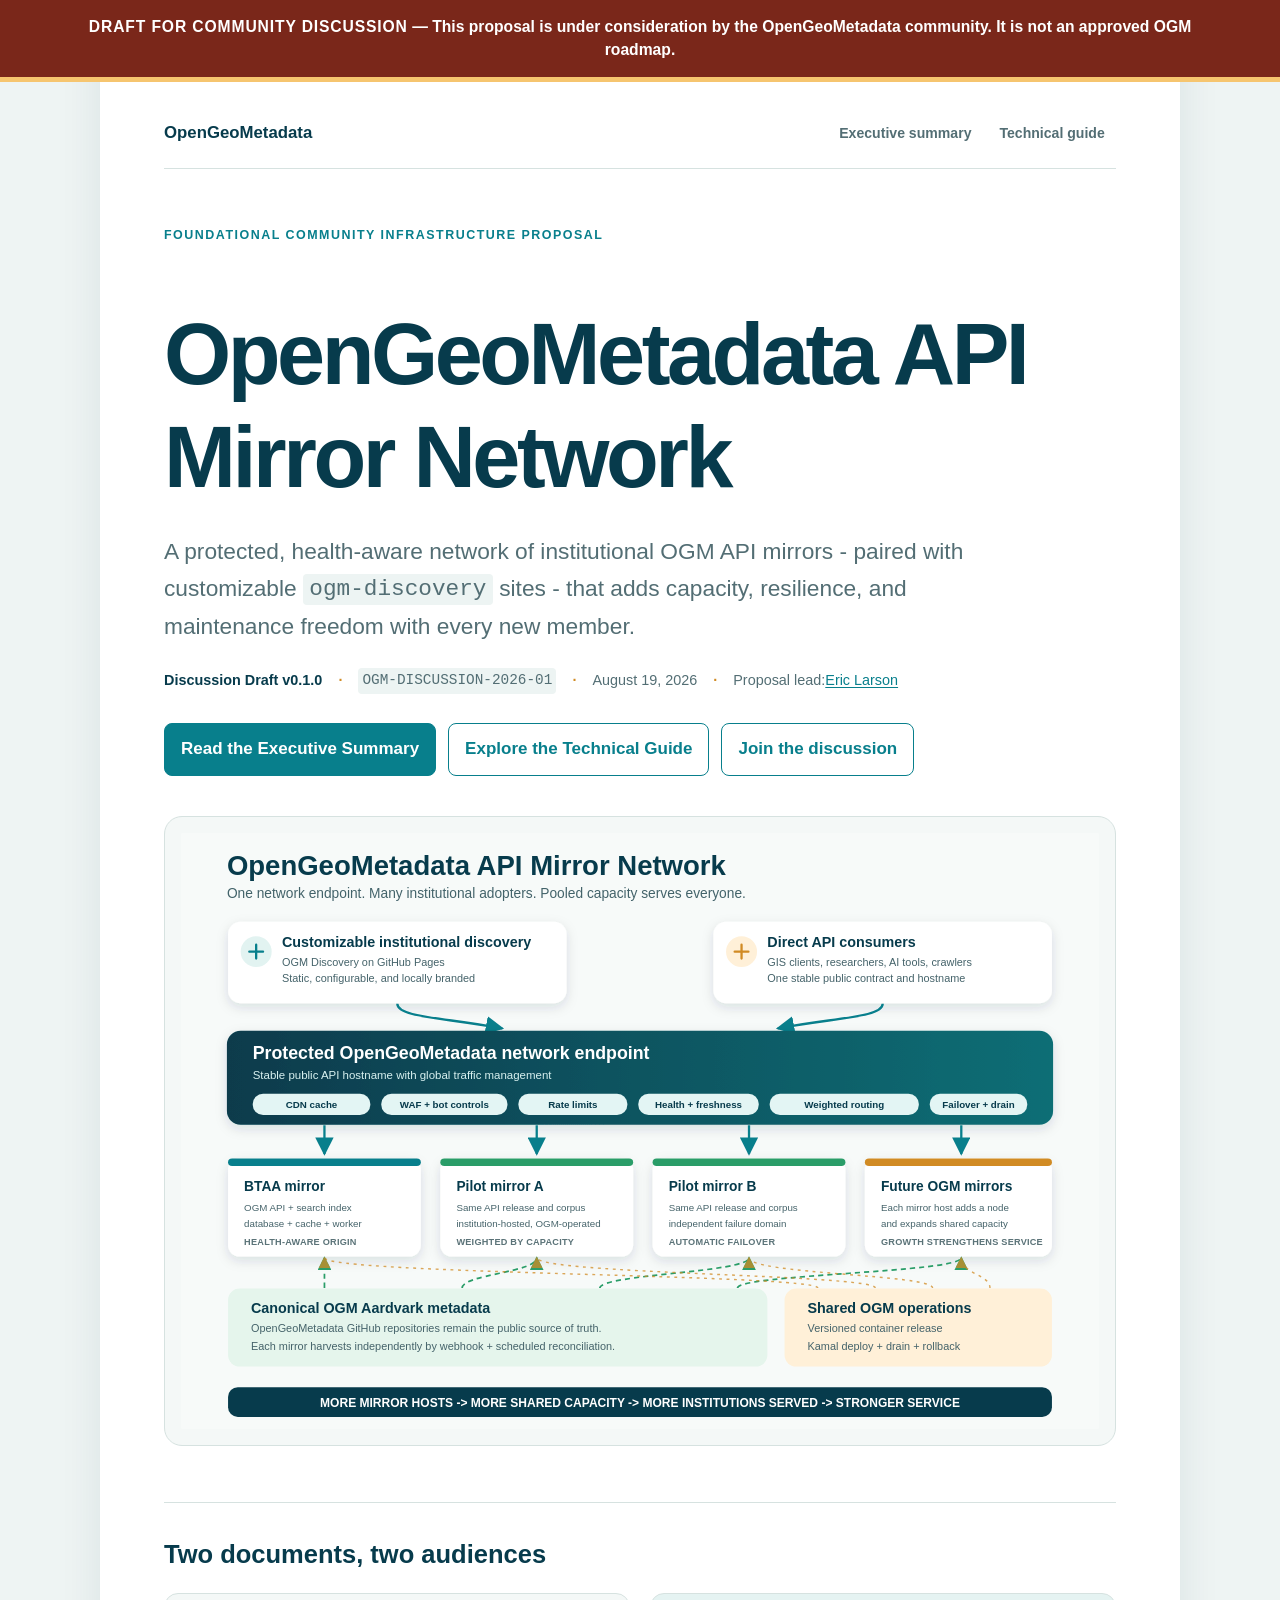
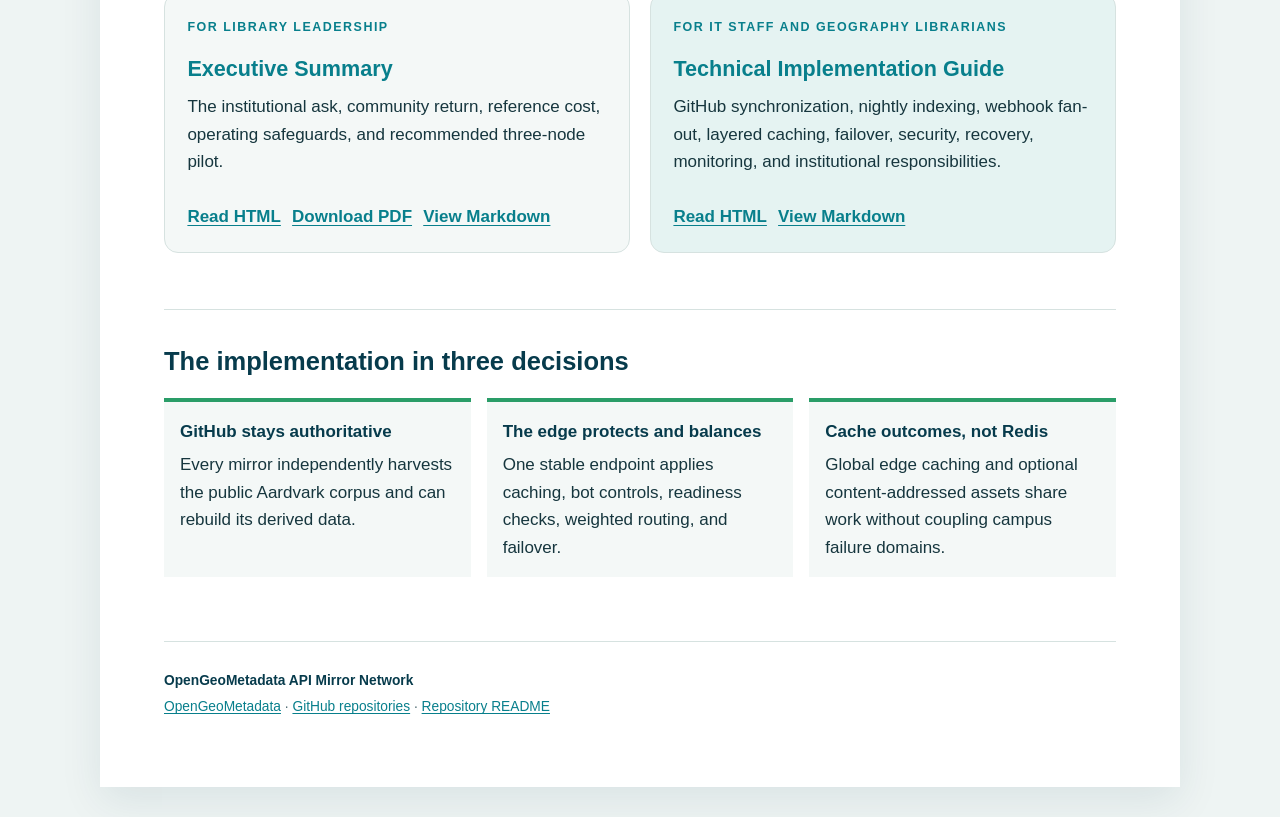
<file: index.html>
<!doctype html>
<html lang="en">
<head>
  <meta charset="utf-8">
  <meta name="viewport" content="width=device-width, initial-scale=1">
  <meta name="description" content="Proposal and implementation guide for a health-aware network of institutional OpenGeoMetadata API mirrors.">
  <meta property="og:title" content="OpenGeoMetadata API Mirror Network">
  <meta property="og:description" content="Shared geospatial discovery infrastructure that becomes stronger with every new member.">
  <title>OpenGeoMetadata API Mirror Network</title>
  <link rel="icon" href="assets/favicon.svg" type="image/svg+xml">
  <link rel="stylesheet" href="assets/technical-implementation.css">
</head>
<body class="home-page">
  <a class="skip-link" href="#main-content">Skip to content</a>
  <div class="draft-banner" role="note" aria-label="Draft status">
    <strong>DRAFT FOR COMMUNITY DISCUSSION</strong> — This proposal is under consideration by the OpenGeoMetadata community. It is not an approved OGM roadmap.
  </div>
  <header class="site-nav" aria-label="Site header">
    <a class="site-brand" href="index.html" aria-current="page">OpenGeoMetadata</a>
    <nav aria-label="Primary navigation">
      <a href="output/html/opengeometadata-mirror-network-executive-summary.html">Executive summary</a>
      <a href="output/html/opengeometadata-api-mirror-network-technical-implementation.html">Technical guide</a>
    </nav>
  </header>

  <main id="main-content">
    <p class="eyebrow">Foundational community infrastructure proposal</p>
    <h1>OpenGeoMetadata API Mirror Network</h1>
    <p class="lede">A protected, health-aware network of institutional OGM API mirrors - paired with customizable <code>ogm-discovery</code> sites - that adds capacity, resilience, and maintenance freedom with every new member.</p>
    <p class="publication-meta">
      <strong>Discussion Draft v0.1.0</strong>
      <span><code>OGM-DISCUSSION-2026-01</code></span>
      <span>August 19, 2026</span>
      <span>Proposal lead: <a href="mailto:ewlarson@gmail.com">Eric Larson</a></span>
    </p>

    <div class="hero-actions">
      <a class="button primary" href="output/html/opengeometadata-mirror-network-executive-summary.html">Read the Executive Summary</a>
      <a class="button" href="output/html/opengeometadata-api-mirror-network-technical-implementation.html">Explore the Technical Guide</a>
      <a class="button" href="https://github.com/OpenGeoMetadata/ogm-mirror-network/issues">Join the discussion</a>
    </div>

    <img class="hero-architecture" src="proposal/opengeometadata-mirror-network-architecture.svg" alt="Diagram of a protected global endpoint routing users to multiple institutional OGM API mirrors, with metadata synchronized from GitHub">

    <section aria-labelledby="documents-heading">
      <h2 id="documents-heading">Two documents, two audiences</h2>
      <div class="card-grid">
        <article class="document-card">
          <p class="eyebrow">For library leadership</p>
          <h3>Executive Summary</h3>
          <p>The institutional ask, community return, reference cost, operating safeguards, and recommended three-node pilot.</p>
          <div class="card-actions">
            <a href="output/html/opengeometadata-mirror-network-executive-summary.html">Read HTML</a>
            <a href="output/pdf/opengeometadata-mirror-network-executive-brief.pdf">Download PDF</a>
            <a href="proposal/opengeometadata-mirror-network-executive-summary.md">View Markdown</a>
          </div>
        </article>
        <article class="document-card">
          <p class="eyebrow">For IT staff and geography librarians</p>
          <h3>Technical Implementation Guide</h3>
          <p>GitHub synchronization, nightly indexing, webhook fan-out, layered caching, failover, security, recovery, monitoring, and institutional responsibilities.</p>
          <div class="card-actions">
            <a href="output/html/opengeometadata-api-mirror-network-technical-implementation.html">Read HTML</a>
            <a href="proposal/opengeometadata-api-mirror-network-technical-implementation.md">View Markdown</a>
          </div>
        </article>
      </div>
    </section>

    <section aria-labelledby="principles-heading">
      <h2 id="principles-heading">The implementation in three decisions</h2>
      <ul class="principles">
        <li><strong>GitHub stays authoritative</strong>Every mirror independently harvests the public Aardvark corpus and can rebuild its derived data.</li>
        <li><strong>The edge protects and balances</strong>One stable endpoint applies caching, bot controls, readiness checks, weighted routing, and failover.</li>
        <li><strong>Cache outcomes, not Redis</strong>Global edge caching and optional content-addressed assets share work without coupling campus failure domains.</li>
      </ul>
    </section>
  </main>

  <footer class="site-footer">
    <p><strong>OpenGeoMetadata API Mirror Network</strong></p>
    <p><a href="https://opengeometadata.org/">OpenGeoMetadata</a> · <a href="https://github.com/OpenGeoMetadata">GitHub repositories</a> · <a href="README.md">Repository README</a></p>
  </footer>
</body>
</html>
</file>
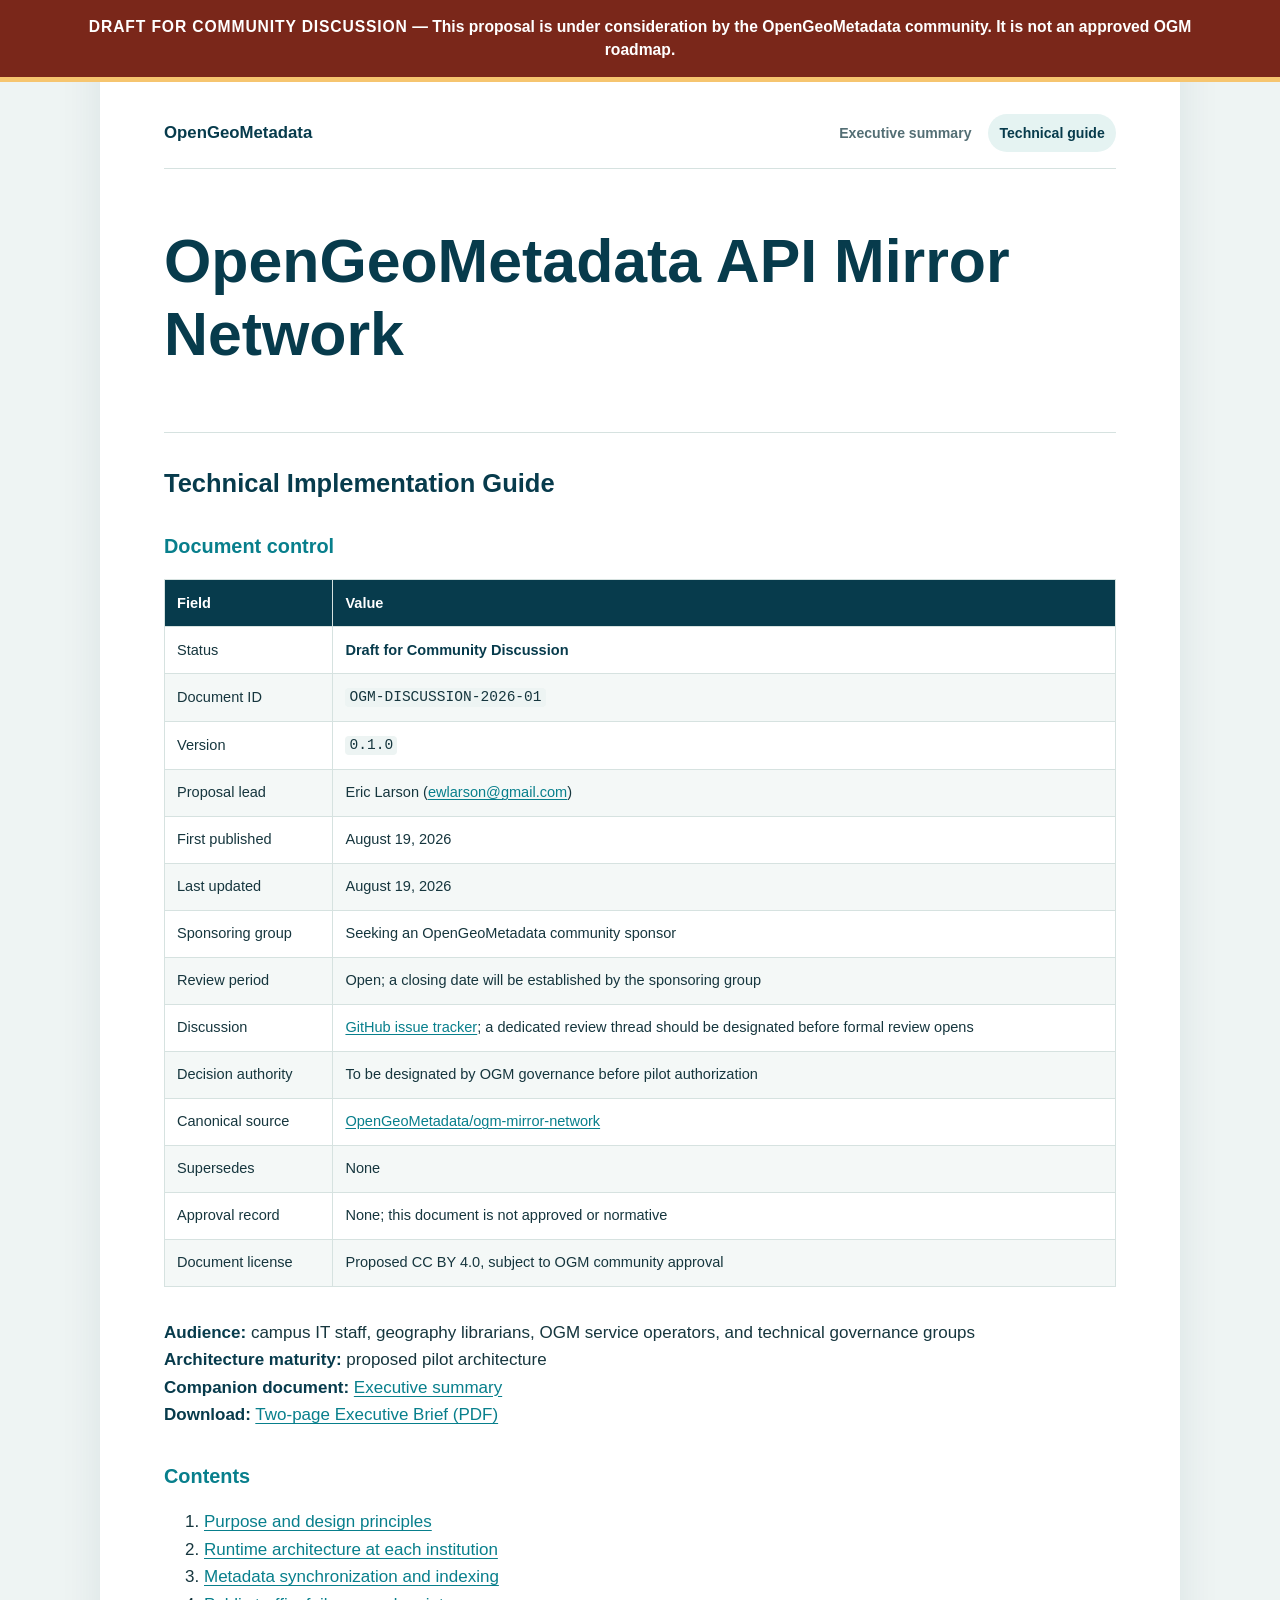
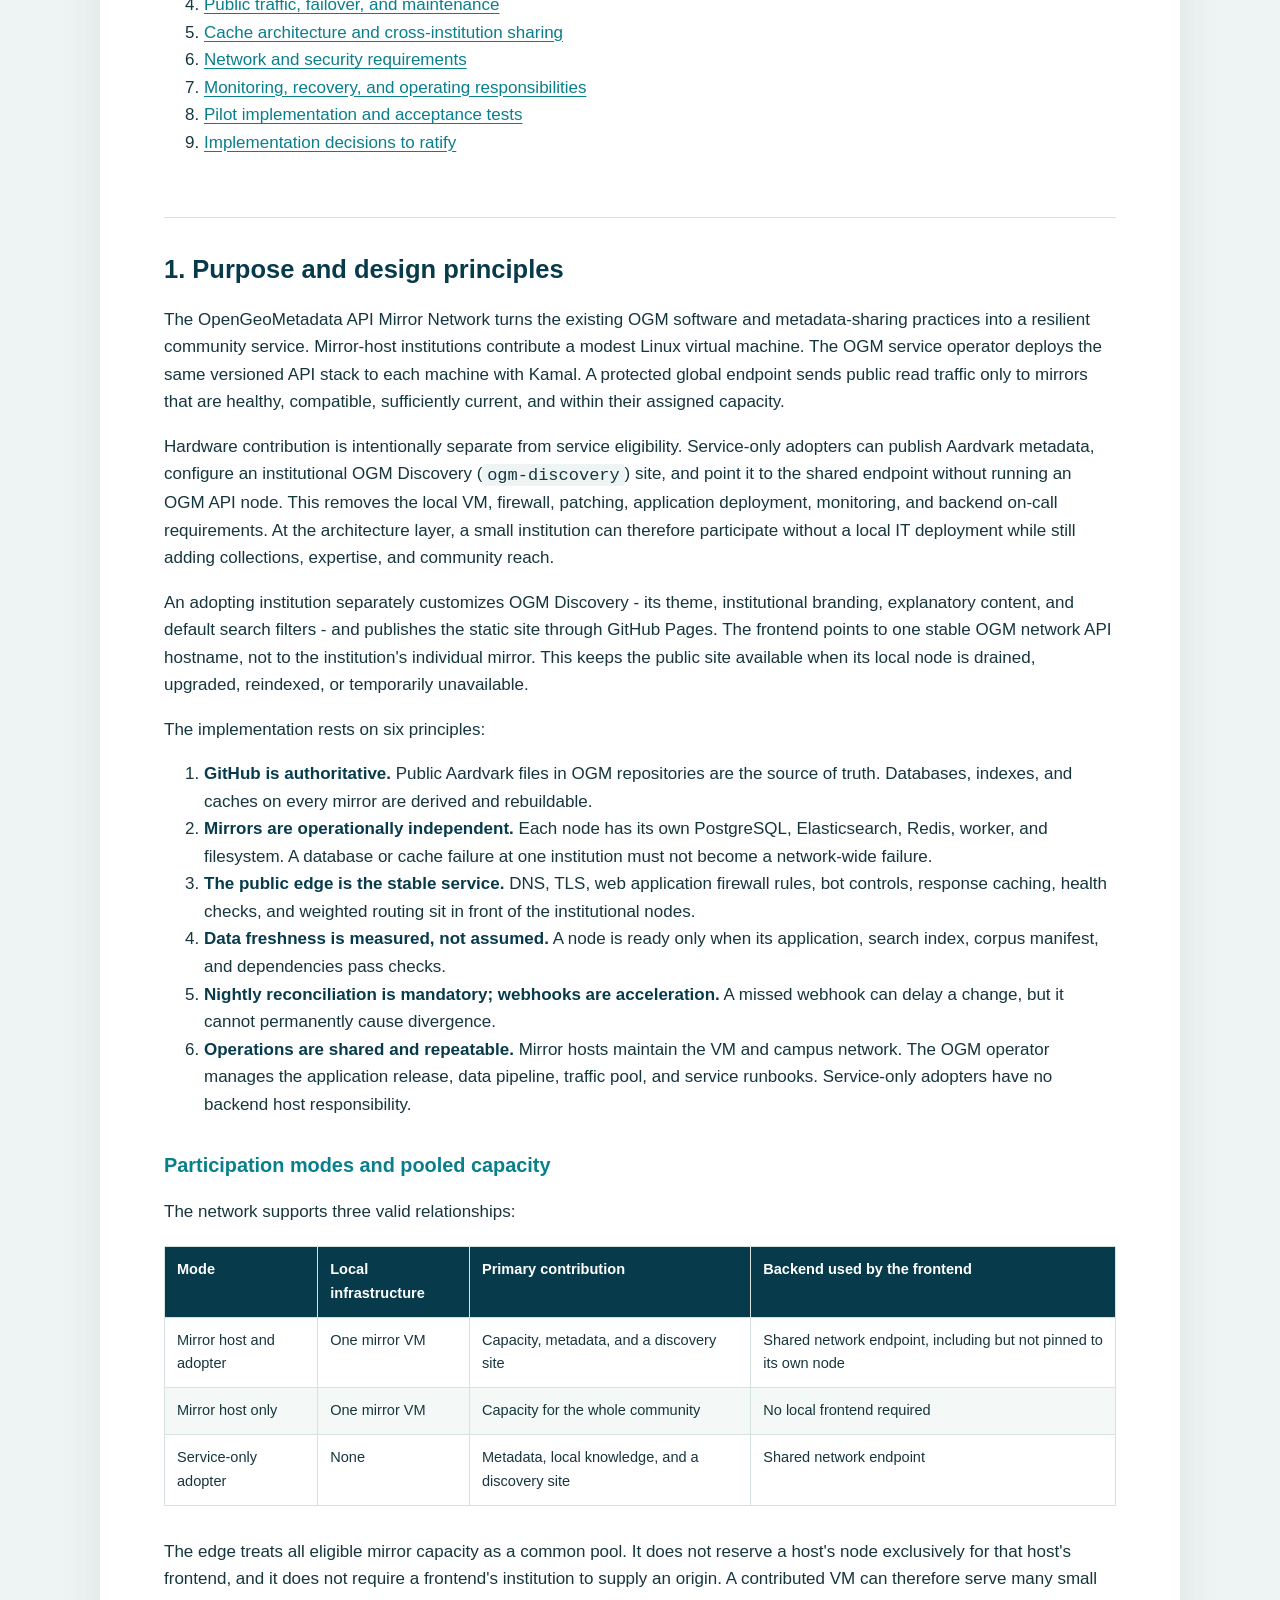
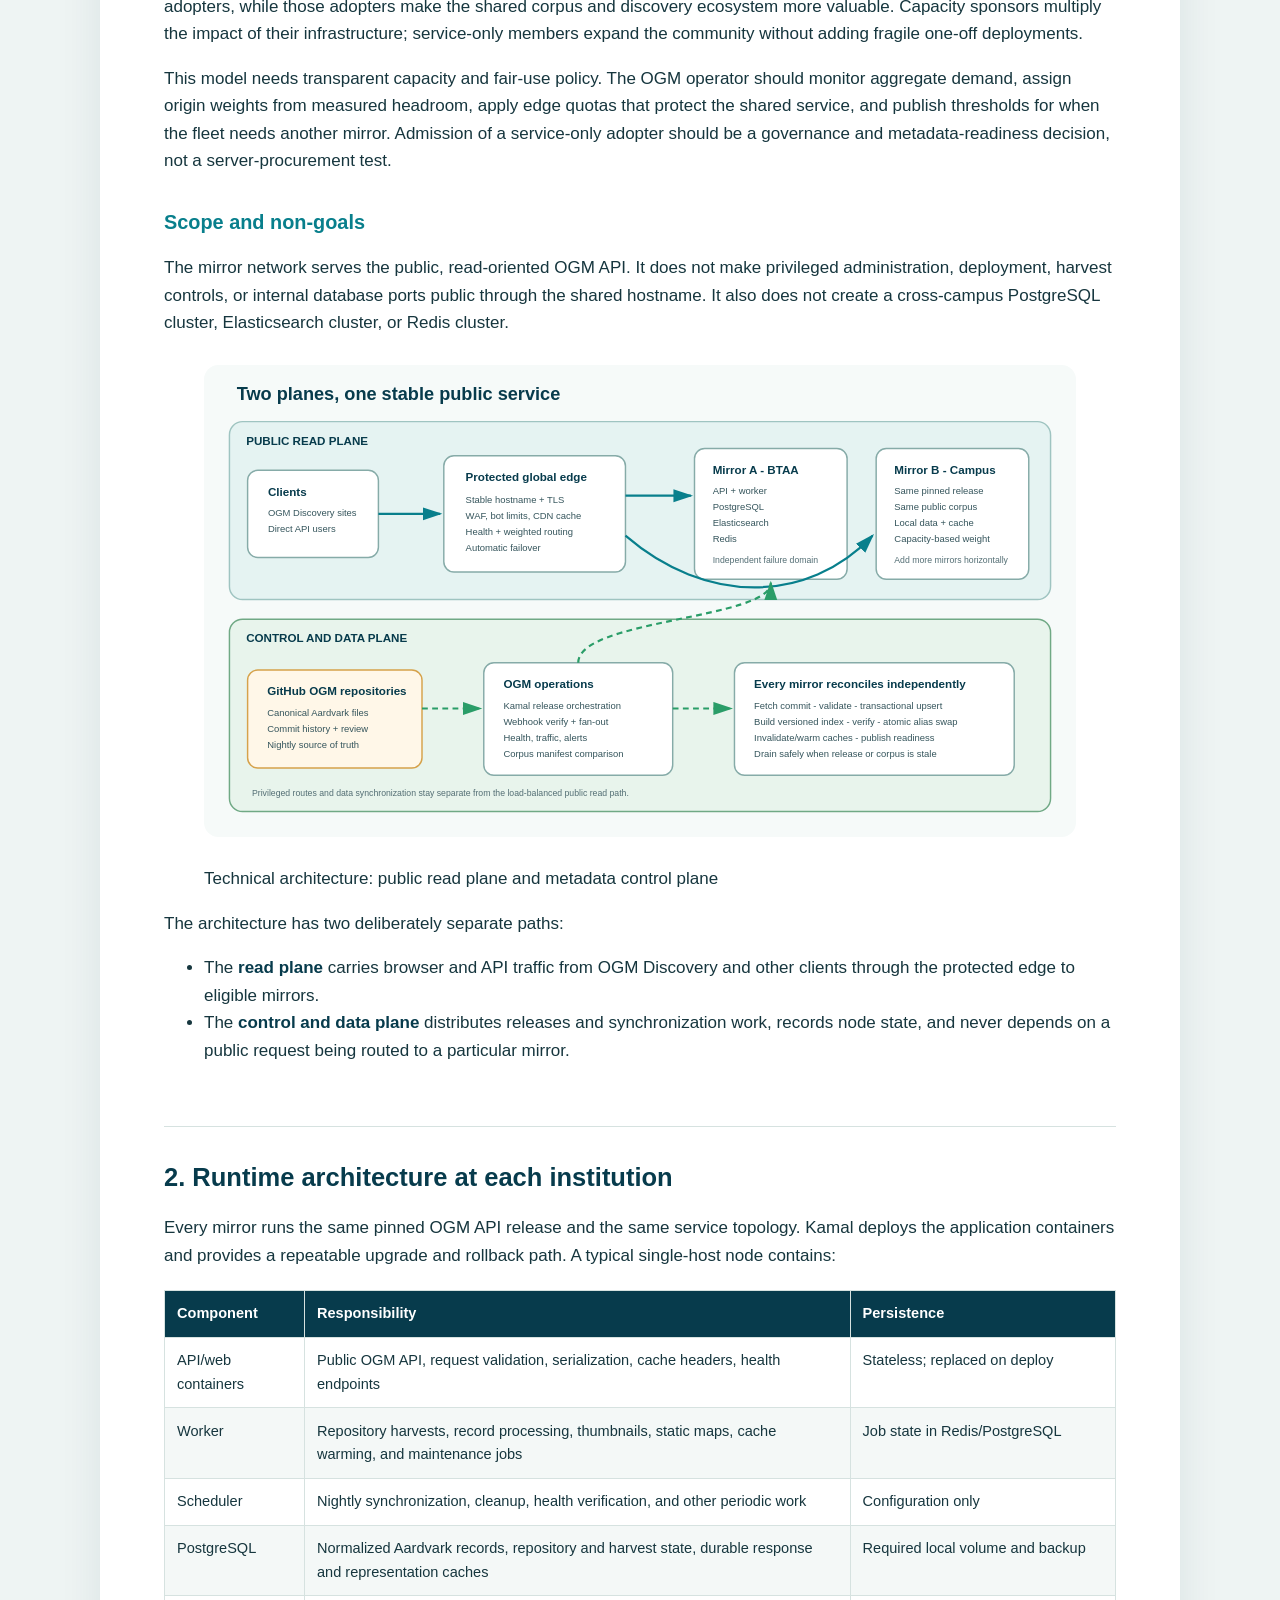
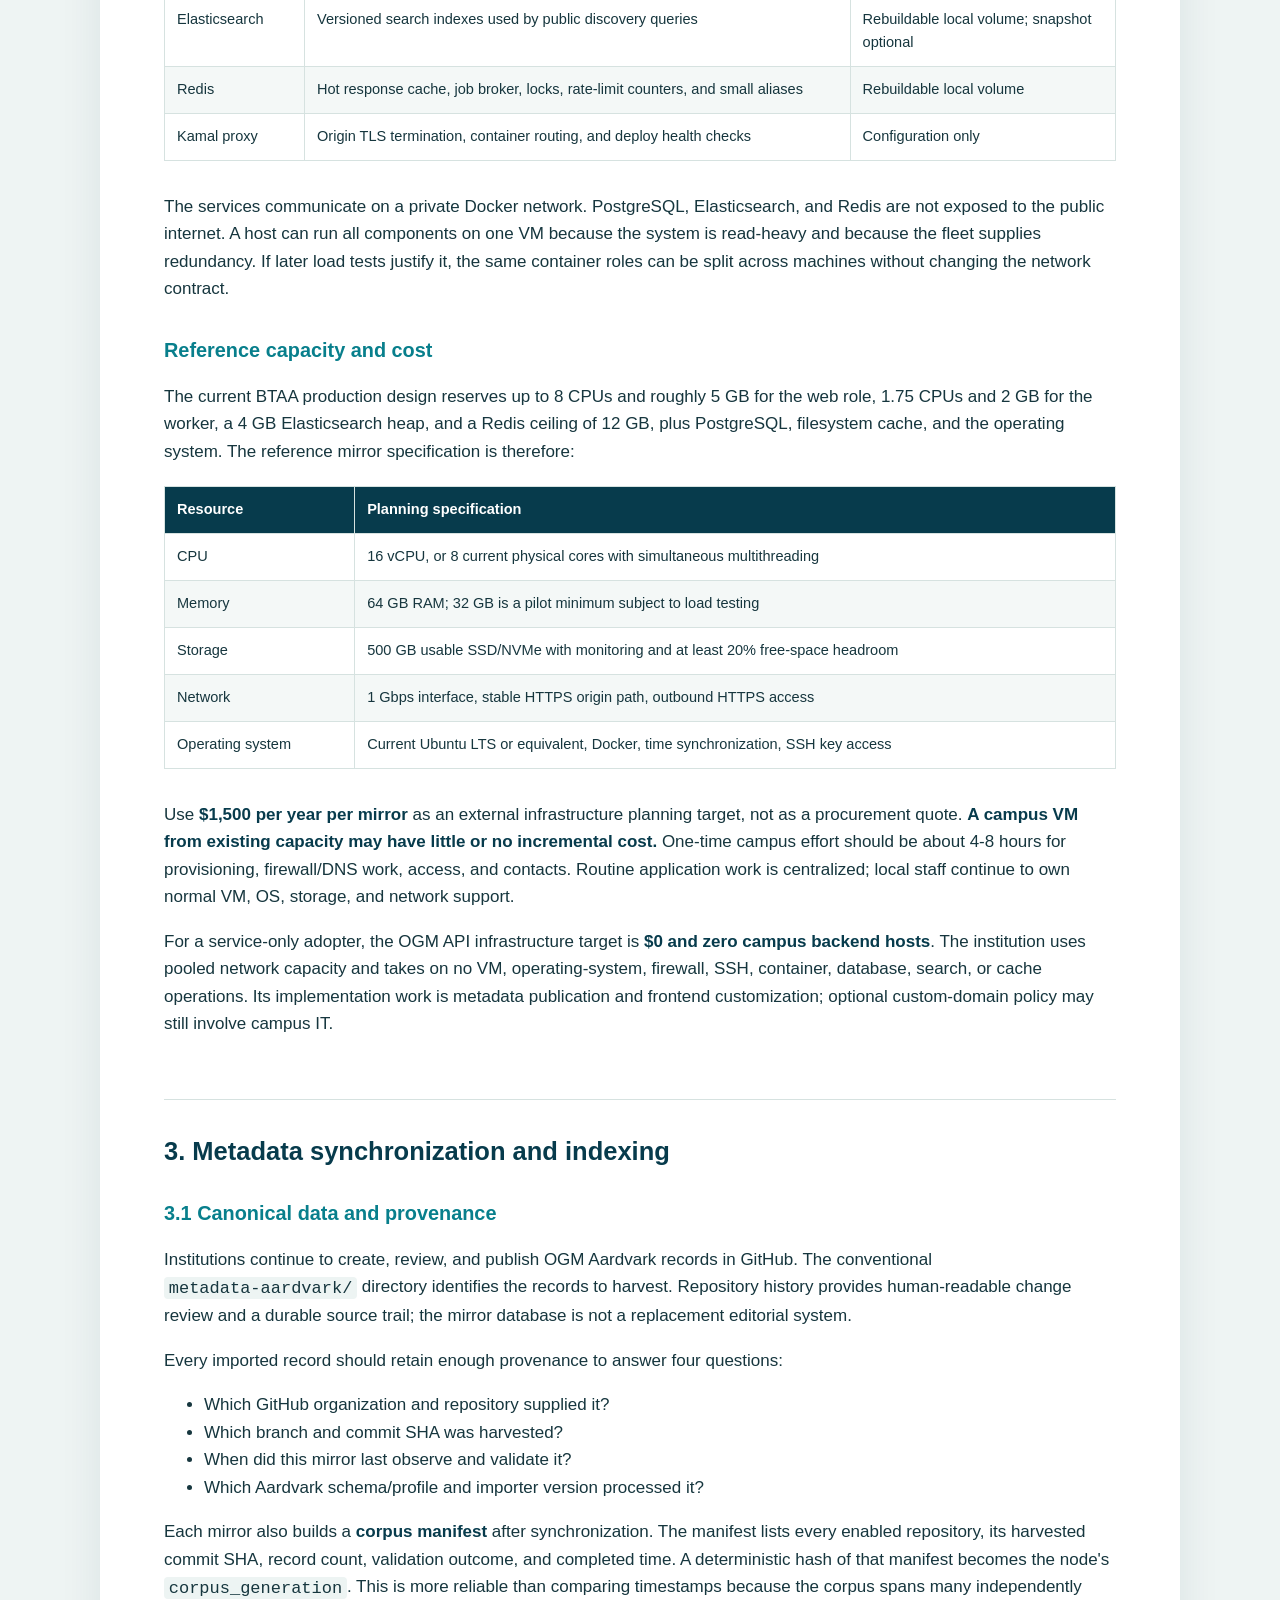
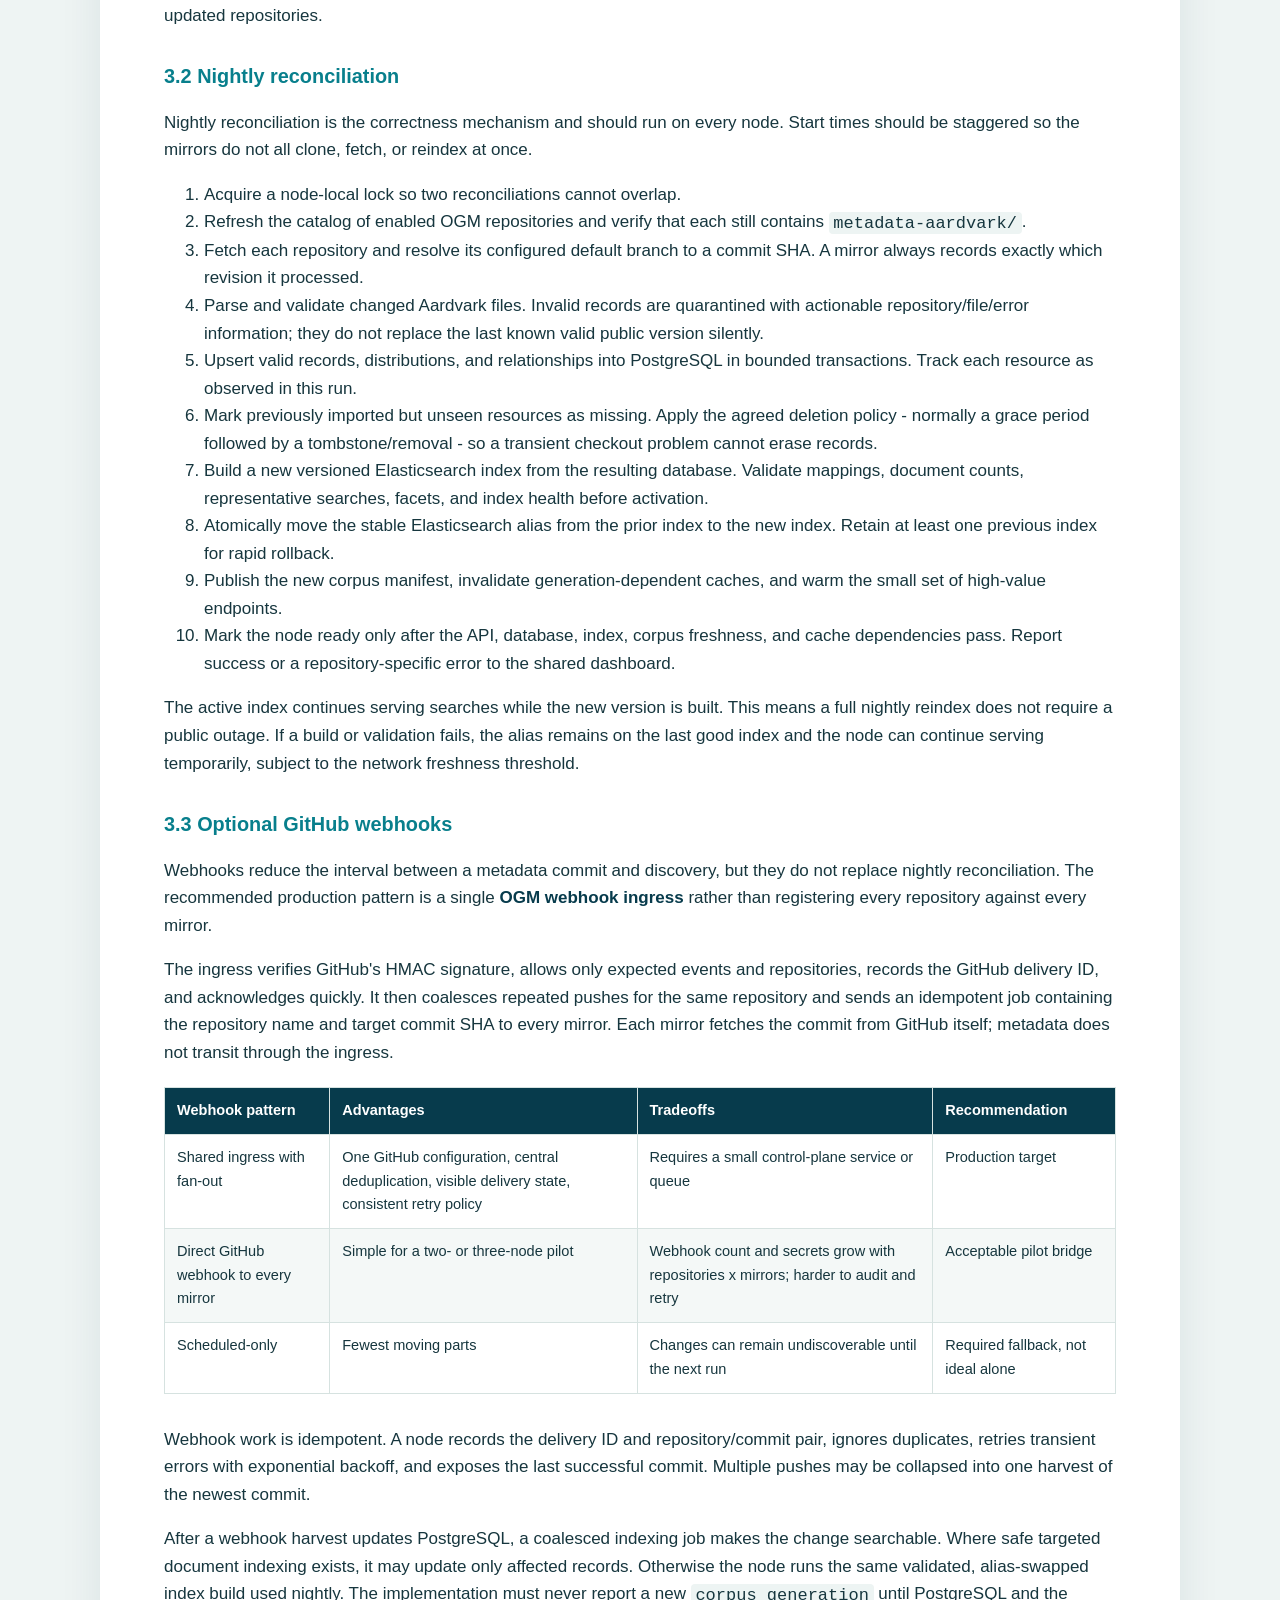
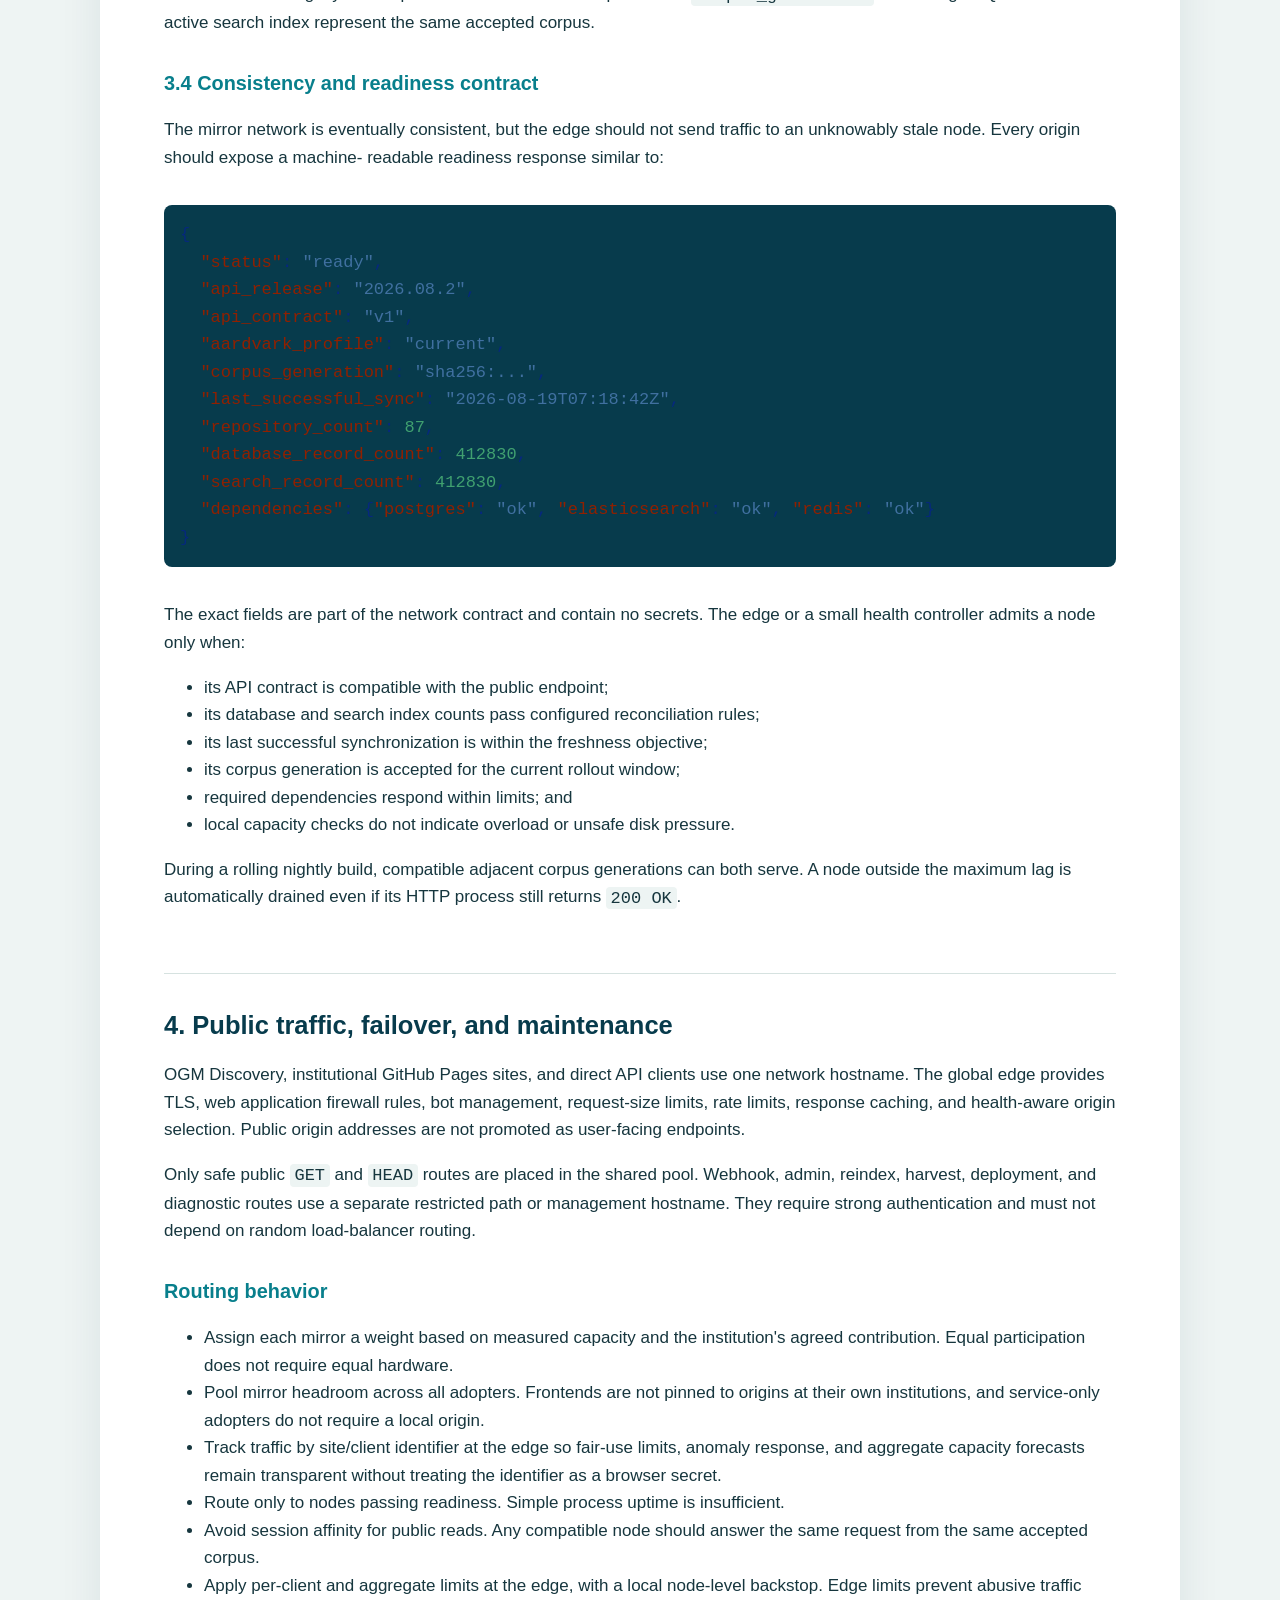
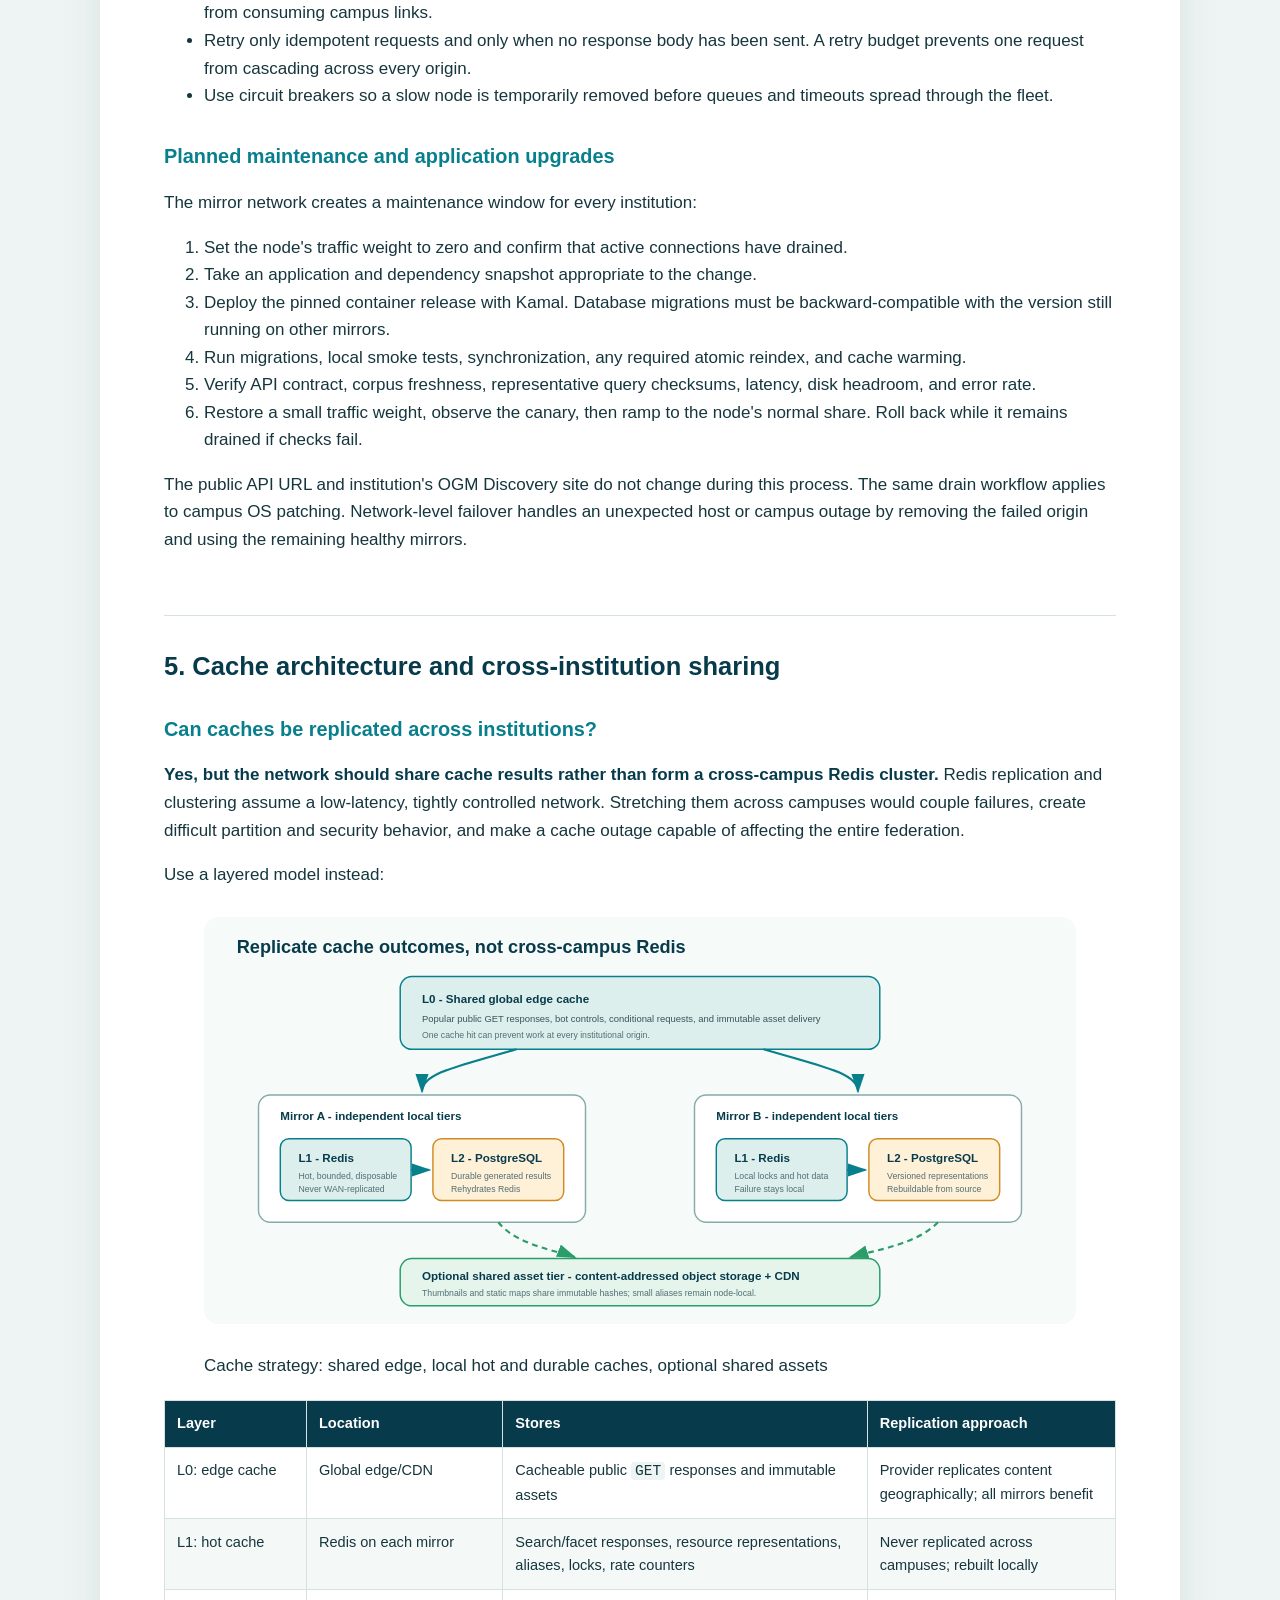
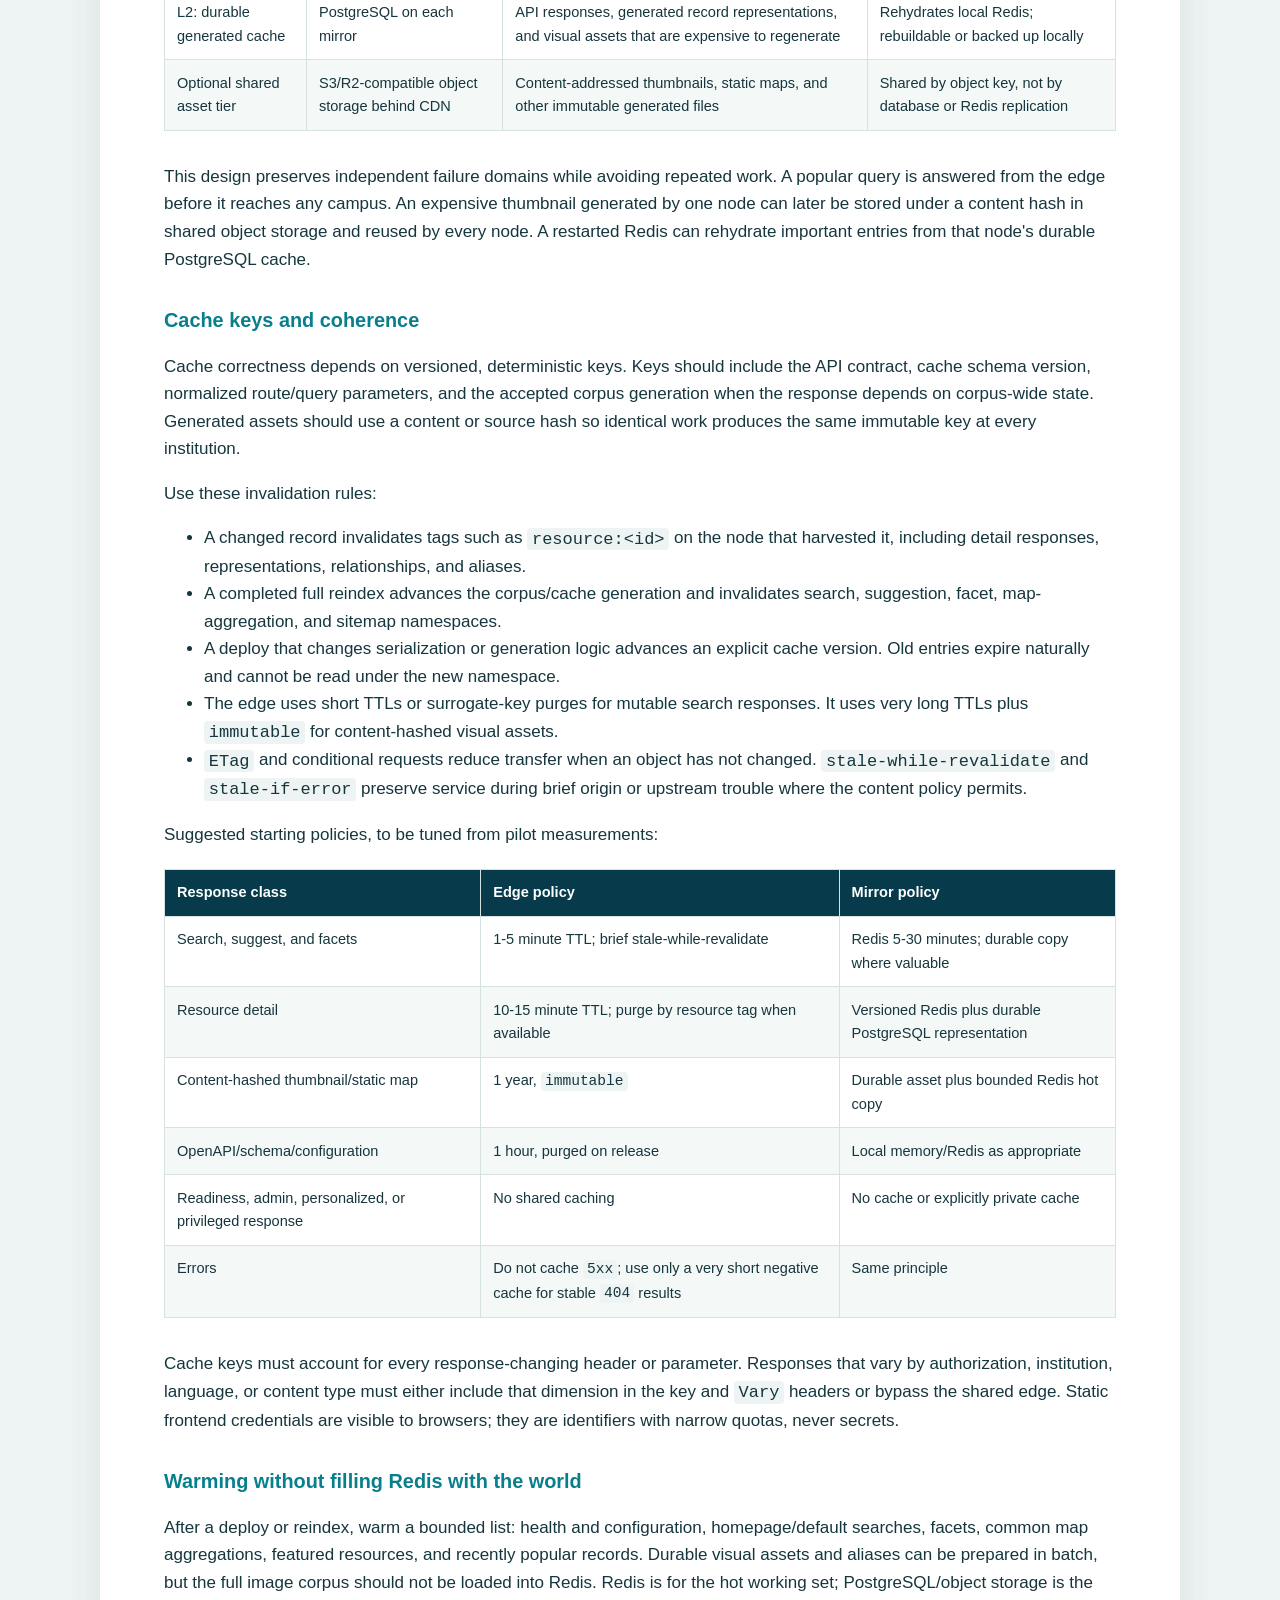
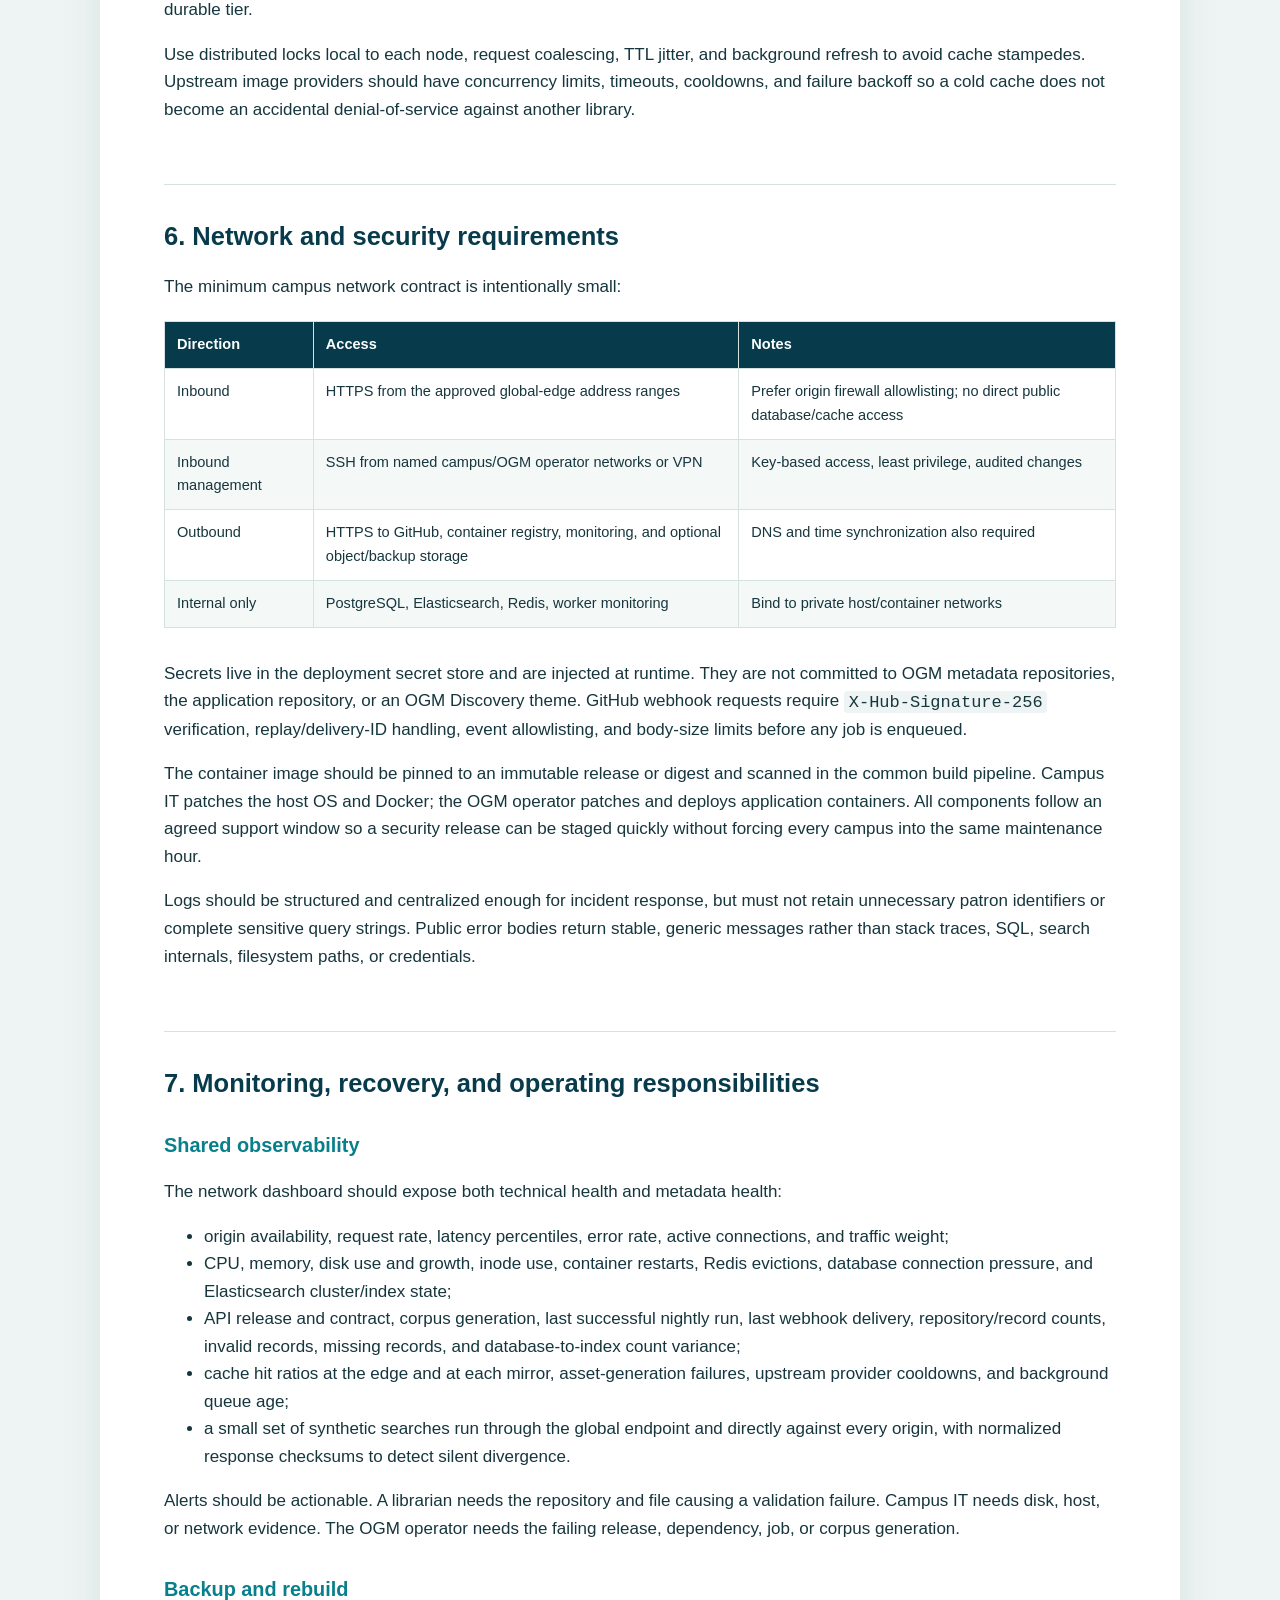
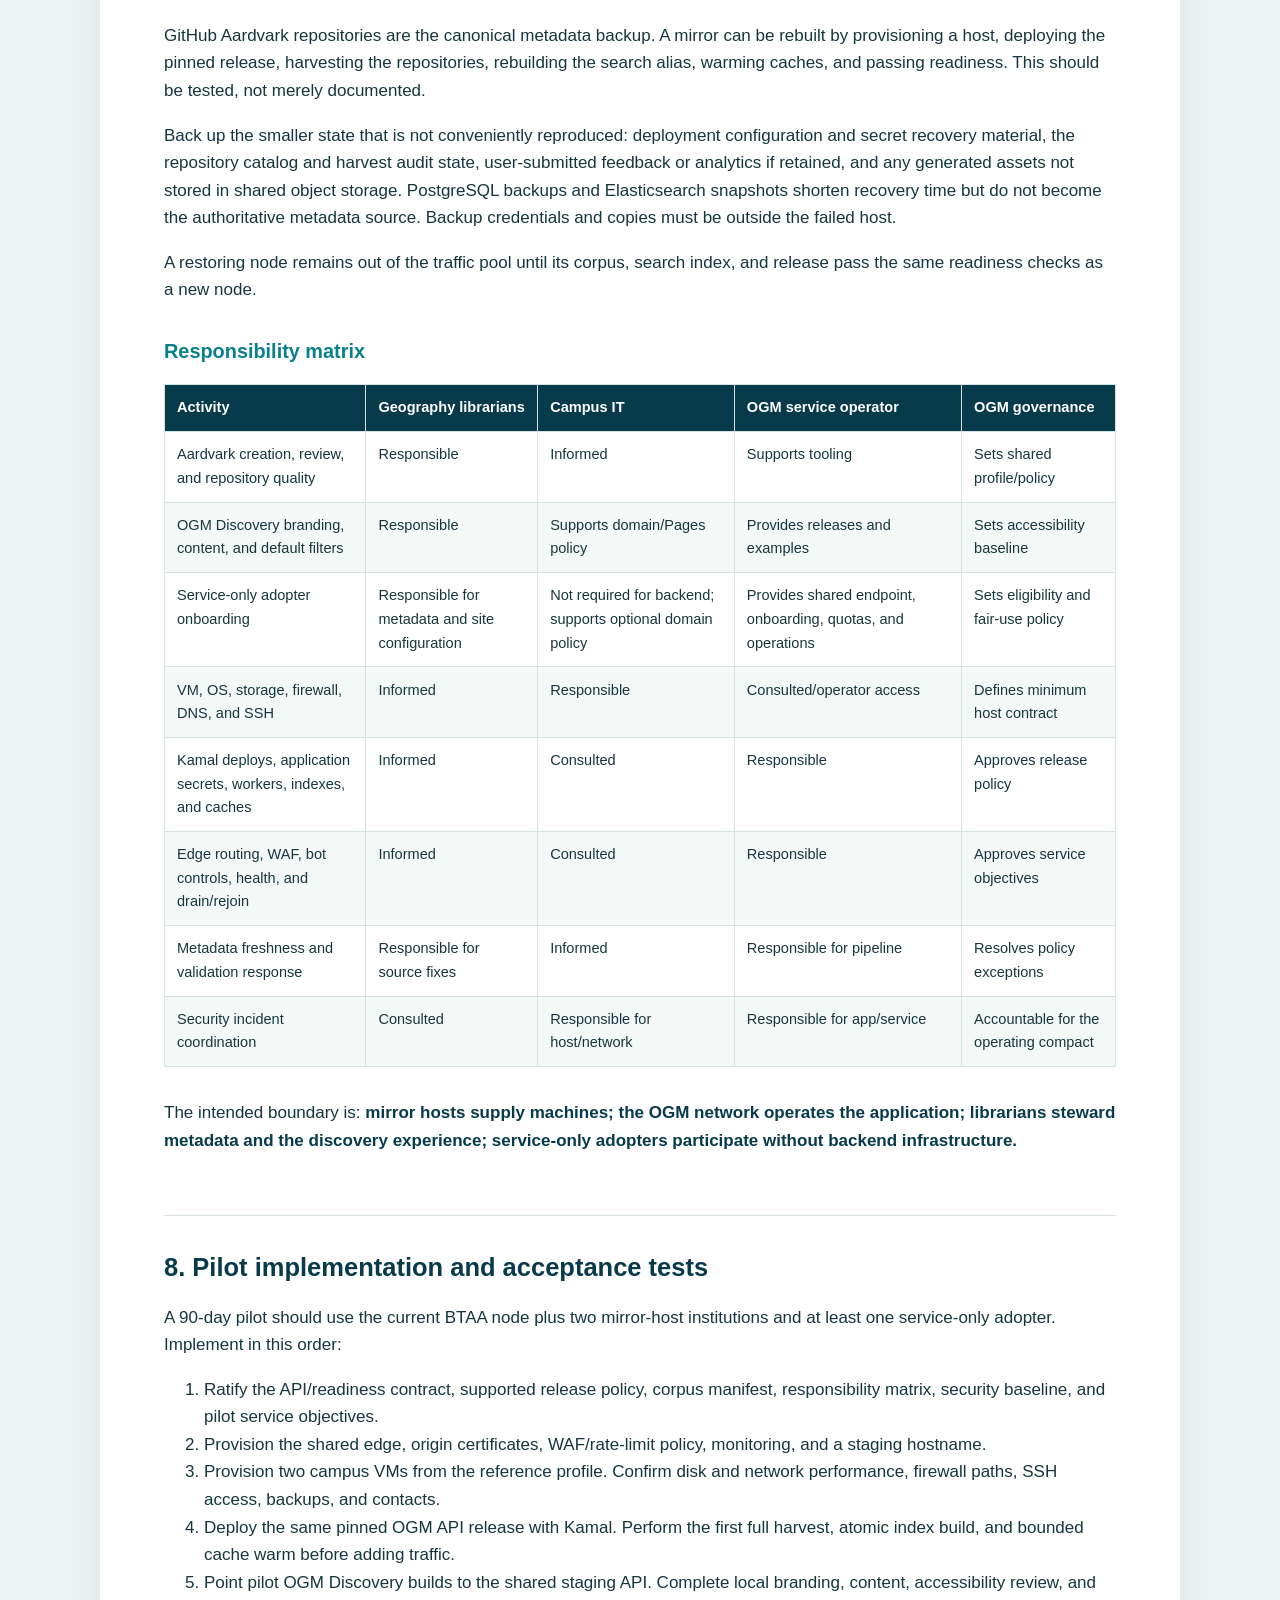
<file: output/html/opengeometadata-api-mirror-network-technical-implementation.html>
<!DOCTYPE html>
<html>
<head>
  <meta charset="utf-8">
  <meta name="generator" content="pandoc">
  <meta name="viewport" content="width=device-width, initial-scale=1.0, user-scalable=yes">
  <title>OpenGeoMetadata API Mirror Network - Technical Implementation Guide</title>
  <style type="text/css">code{white-space: pre;}</style>
  <style type="text/css">
div.sourceCode { overflow-x: auto; }
table.sourceCode, tr.sourceCode, td.lineNumbers, td.sourceCode {
  margin: 0; padding: 0; vertical-align: baseline; border: none; }
table.sourceCode { width: 100%; line-height: 100%; }
td.lineNumbers { text-align: right; padding-right: 4px; padding-left: 4px; color: #aaaaaa; border-right: 1px solid #aaaaaa; }
td.sourceCode { padding-left: 5px; }
code > span.kw { color: #007020; font-weight: bold; } /* Keyword */
code > span.dt { color: #902000; } /* DataType */
code > span.dv { color: #40a070; } /* DecVal */
code > span.bn { color: #40a070; } /* BaseN */
code > span.fl { color: #40a070; } /* Float */
code > span.ch { color: #4070a0; } /* Char */
code > span.st { color: #4070a0; } /* String */
code > span.co { color: #60a0b0; font-style: italic; } /* Comment */
code > span.ot { color: #007020; } /* Other */
code > span.al { color: #ff0000; font-weight: bold; } /* Alert */
code > span.fu { color: #06287e; } /* Function */
code > span.er { color: #ff0000; font-weight: bold; } /* Error */
code > span.wa { color: #60a0b0; font-weight: bold; font-style: italic; } /* Warning */
code > span.cn { color: #880000; } /* Constant */
code > span.sc { color: #4070a0; } /* SpecialChar */
code > span.vs { color: #4070a0; } /* VerbatimString */
code > span.ss { color: #bb6688; } /* SpecialString */
code > span.im { } /* Import */
code > span.va { color: #19177c; } /* Variable */
code > span.cf { color: #007020; font-weight: bold; } /* ControlFlow */
code > span.op { color: #666666; } /* Operator */
code > span.bu { } /* BuiltIn */
code > span.ex { } /* Extension */
code > span.pp { color: #bc7a00; } /* Preprocessor */
code > span.at { color: #7d9029; } /* Attribute */
code > span.do { color: #ba2121; font-style: italic; } /* Documentation */
code > span.an { color: #60a0b0; font-weight: bold; font-style: italic; } /* Annotation */
code > span.cv { color: #60a0b0; font-weight: bold; font-style: italic; } /* CommentVar */
code > span.in { color: #60a0b0; font-weight: bold; font-style: italic; } /* Information */
  </style>
  <link href="data:text/css;charset=utf-8,%3Aroot%20%7B%0A%2D%2Dogm%2Dnavy%3A%20%23073b4c%3B%0A%2D%2Dogm%2Dteal%3A%20%23087f8c%3B%0A%2D%2Dogm%2Dgreen%3A%20%232a9d68%3B%0A%2D%2Dogm%2Dgold%3A%20%23d18b24%3B%0A%2D%2Dogm%2Dink%3A%20%2316363e%3B%0A%2D%2Dogm%2Dmuted%3A%20%23536e74%3B%0A%2D%2Dogm%2Dpale%3A%20%23f4f8f7%3B%0A%2D%2Dogm%2Dborder%3A%20%23d6e2e0%3B%0A%2D%2Dpage%2Dpad%3A%20clamp%281%2E5rem%2C%205vw%2C%204rem%29%3B%0A%7D%0A%2A%20%7B%20box%2Dsizing%3A%20border%2Dbox%3B%20%7D%0Ahtml%20%7B%20overflow%2Dx%3A%20clip%3B%20scroll%2Dpadding%2Dtop%3A%206rem%3B%20background%3A%20%23eef4f3%3B%20scroll%2Dbehavior%3A%20smooth%3B%20%7D%0Abody%20%7B%0Amax%2Dwidth%3A%201080px%3B%0Amargin%3A%200%20auto%202rem%3B%0Apadding%3A%20var%28%2D%2Dpage%2Dpad%29%3B%0Abackground%3A%20white%3B%0Acolor%3A%20var%28%2D%2Dogm%2Dink%29%3B%0Afont%3A%2017px%2F1%2E62%20%2Dapple%2Dsystem%2C%20BlinkMacSystemFont%2C%20%22Segoe%20UI%22%2C%20sans%2Dserif%3B%0Abox%2Dshadow%3A%200%2014px%2040px%20rgba%287%2C%2059%2C%2076%2C%200%2E09%29%3B%0A%7D%0A%2Eskip%2Dlink%20%7B%0Aposition%3A%20absolute%3B%0Aleft%3A%20%2D9999px%3B%0Atop%3A%200%3B%0Az%2Dindex%3A%201100%3B%0Apadding%3A%200%2E75rem%201rem%3B%0Acolor%3A%20white%3B%0Abackground%3A%20var%28%2D%2Dogm%2Dnavy%29%3B%0A%7D%0A%2Eskip%2Dlink%3Afocus%20%7B%20left%3A%201rem%3B%20top%3A%201rem%3B%20%7D%0A%2Edraft%2Dbanner%20%7B%0Aposition%3A%20sticky%3B%0Atop%3A%200%3B%0Az%2Dindex%3A%201000%3B%0Awidth%3A%20100vw%3B%0Amargin%3A%20calc%28%2D1%20%2A%20var%28%2D%2Dpage%2Dpad%29%29%200%202rem%20calc%2850%25%20%2D%2050vw%29%3B%0Apadding%3A%201rem%20var%28%2D%2Dpage%2Dpad%29%3B%0Aborder%2Dbottom%3A%205px%20solid%20%23f6c56f%3B%0Acolor%3A%20white%3B%0Abackground%3A%20%237a271a%3B%0Afont%2Dsize%3A%200%2E98rem%3B%0Afont%2Dweight%3A%20650%3B%0Aline%2Dheight%3A%201%2E45%3B%0Atext%2Dalign%3A%20center%3B%0A%7D%0A%2Edraft%2Dbanner%20strong%20%7B%20color%3A%20white%3B%20letter%2Dspacing%3A%200%2E055em%3B%20%7D%0A%2Esite%2Dnav%20%7B%0Adisplay%3A%20flex%3B%0Aalign%2Ditems%3A%20center%3B%0Ajustify%2Dcontent%3A%20space%2Dbetween%3B%0Agap%3A%201rem%3B%0Amargin%3A%200%200%203%2E5rem%3B%0Apadding%2Dbottom%3A%201rem%3B%0Aborder%2Dbottom%3A%201px%20solid%20var%28%2D%2Dogm%2Dborder%29%3B%0A%7D%0A%2Esite%2Dbrand%20%7B%0Acolor%3A%20var%28%2D%2Dogm%2Dnavy%29%3B%0Afont%2Dsize%3A%201%2E05rem%3B%0Afont%2Dweight%3A%20800%3B%0Atext%2Ddecoration%3A%20none%3B%0A%7D%0A%2Esite%2Dnav%20nav%20%7B%20display%3A%20flex%3B%20flex%2Dwrap%3A%20wrap%3B%20gap%3A%200%2E35rem%3B%20%7D%0A%2Esite%2Dnav%20nav%20a%20%7B%0Apadding%3A%200%2E45rem%200%2E7rem%3B%0Aborder%2Dradius%3A%20999px%3B%0Acolor%3A%20var%28%2D%2Dogm%2Dmuted%29%3B%0Afont%2Dsize%3A%200%2E88rem%3B%0Afont%2Dweight%3A%20700%3B%0Atext%2Ddecoration%3A%20none%3B%0A%7D%0A%2Esite%2Dnav%20nav%20a%3Ahover%2C%0A%2Esite%2Dnav%20nav%20a%3Afocus%2Dvisible%2C%0A%2Esite%2Dnav%20nav%20a%2Eactive%20%7B%20color%3A%20var%28%2D%2Dogm%2Dnavy%29%3B%20background%3A%20%23e5f3f2%3B%20%7D%0Ah1%2C%20h2%2C%20h3%20%7B%20color%3A%20var%28%2D%2Dogm%2Dnavy%29%3B%20line%2Dheight%3A%201%2E2%3B%20%7D%0Ah1%20%7B%20font%2Dsize%3A%20clamp%282%2E2rem%2C%206vw%2C%203%2E8rem%29%3B%20margin%2Dbottom%3A%200%2E15em%3B%20%7D%0Ah2%20%7B%20border%2Dtop%3A%201px%20solid%20var%28%2D%2Dogm%2Dborder%29%3B%20padding%2Dtop%3A%201%2E4em%3B%20margin%2Dtop%3A%202%2E4em%3B%20%7D%0Ah3%20%7B%20color%3A%20var%28%2D%2Dogm%2Dteal%29%3B%20margin%2Dtop%3A%201%2E8em%3B%20%7D%0Aa%20%7B%20color%3A%20var%28%2D%2Dogm%2Dteal%29%3B%20text%2Dunderline%2Doffset%3A%200%2E15em%3B%20%7D%0Aimg%20%7B%20display%3A%20block%3B%20max%2Dwidth%3A%20100%25%3B%20height%3A%20auto%3B%20margin%3A%201%2E75rem%20auto%3B%20%7D%0Ablockquote%20%7B%0Amargin%3A%201%2E5rem%200%3B%0Apadding%3A%200%2E8rem%201%2E2rem%3B%0Aborder%2Dleft%3A%205px%20solid%20var%28%2D%2Dogm%2Dgreen%29%3B%0Abackground%3A%20var%28%2D%2Dogm%2Dpale%29%3B%0A%7D%0Atable%20%7B%20width%3A%20100%25%3B%20border%2Dcollapse%3A%20collapse%3B%20margin%3A%201%2E3rem%200%202rem%3B%20font%2Dsize%3A%200%2E91rem%3B%20%7D%0Ath%20%7B%20background%3A%20var%28%2D%2Dogm%2Dnavy%29%3B%20color%3A%20white%3B%20text%2Dalign%3A%20left%3B%20%7D%0Ath%2C%20td%20%7B%20padding%3A%200%2E7rem%200%2E75rem%3B%20border%3A%201px%20solid%20var%28%2D%2Dogm%2Dborder%29%3B%20vertical%2Dalign%3A%20top%3B%20%7D%0Atbody%20tr%3Anth%2Dchild%28even%29%20%7B%20background%3A%20var%28%2D%2Dogm%2Dpale%29%3B%20%7D%0Acode%20%7B%20background%3A%20%23edf4f3%3B%20border%2Dradius%3A%204px%3B%20padding%3A%200%2E1em%200%2E28em%3B%20%7D%0Apre%20%7B%20overflow%2Dx%3A%20auto%3B%20padding%3A%201rem%3B%20color%3A%20%23eef8f7%3B%20background%3A%20var%28%2D%2Dogm%2Dnavy%29%3B%20border%2Dradius%3A%208px%3B%20%7D%0Apre%20code%20%7B%20background%3A%20transparent%3B%20padding%3A%200%3B%20%7D%0Astrong%20%7B%20color%3A%20var%28%2D%2Dogm%2Dnavy%29%3B%20%7D%0Ahr%20%7B%20border%3A%200%3B%20border%2Dtop%3A%201px%20solid%20var%28%2D%2Dogm%2Dborder%29%3B%20%7D%0A%2Esite%2Dfooter%20%7B%0Amargin%2Dtop%3A%204rem%3B%0Apadding%2Dtop%3A%201%2E5rem%3B%0Aborder%2Dtop%3A%201px%20solid%20var%28%2D%2Dogm%2Dborder%29%3B%0Acolor%3A%20var%28%2D%2Dogm%2Dmuted%29%3B%0Afont%2Dsize%3A%200%2E86rem%3B%0A%7D%0A%2Esite%2Dfooter%20p%20%7B%20margin%3A%200%2E25rem%200%3B%20%7D%0A%2Ehome%2Dpage%20h1%20%7B%20max%2Dwidth%3A%20900px%3B%20font%2Dsize%3A%20clamp%282%2E7rem%2C%207vw%2C%205%2E4rem%29%3B%20letter%2Dspacing%3A%20%2D0%2E04em%3B%20%7D%0A%2Ehome%2Dpage%20h2%20%7B%20margin%2Dtop%3A%203%2E5rem%3B%20%7D%0A%2Eeyebrow%20%7B%0Amargin%3A%200%200%200%2E8rem%3B%0Acolor%3A%20var%28%2D%2Dogm%2Dteal%29%3B%0Afont%2Dsize%3A%200%2E78rem%3B%0Afont%2Dweight%3A%20800%3B%0Aletter%2Dspacing%3A%200%2E12em%3B%0Atext%2Dtransform%3A%20uppercase%3B%0A%7D%0A%2Elede%20%7B%20max%2Dwidth%3A%20820px%3B%20color%3A%20var%28%2D%2Dogm%2Dmuted%29%3B%20font%2Dsize%3A%20clamp%281%2E12rem%2C%202%2E4vw%2C%201%2E42rem%29%3B%20%7D%0A%2Epublication%2Dmeta%20%7B%0Adisplay%3A%20flex%3B%0Aflex%2Dwrap%3A%20wrap%3B%0Agap%3A%200%2E45rem%201rem%3B%0Amax%2Dwidth%3A%20900px%3B%0Amargin%3A%201%2E15rem%200%200%3B%0Acolor%3A%20var%28%2D%2Dogm%2Dmuted%29%3B%0Afont%2Dsize%3A%200%2E9rem%3B%0A%7D%0A%2Epublication%2Dmeta%20%3E%20%2A%20%7B%20display%3A%20inline%2Dflex%3B%20align%2Ditems%3A%20center%3B%20%7D%0A%2Epublication%2Dmeta%20%3E%20%2A%3Anot%28%3Alast%2Dchild%29%3A%3Aafter%20%7B%0Acontent%3A%20%22%5C00b7%22%3B%0Amargin%2Dleft%3A%201rem%3B%0Acolor%3A%20var%28%2D%2Dogm%2Dgold%29%3B%0Afont%2Dweight%3A%20800%3B%0A%7D%0A%2Ehero%2Dactions%20%7B%20display%3A%20flex%3B%20flex%2Dwrap%3A%20wrap%3B%20gap%3A%200%2E75rem%3B%20margin%3A%201%2E8rem%200%202%2E5rem%3B%20%7D%0A%2Ebutton%20%7B%0Adisplay%3A%20inline%2Dblock%3B%0Apadding%3A%200%2E72rem%201rem%3B%0Aborder%3A%201px%20solid%20var%28%2D%2Dogm%2Dteal%29%3B%0Aborder%2Dradius%3A%208px%3B%0Acolor%3A%20var%28%2D%2Dogm%2Dteal%29%3B%0Afont%2Dweight%3A%20750%3B%0Atext%2Ddecoration%3A%20none%3B%0A%7D%0A%2Ebutton%2Eprimary%20%7B%20color%3A%20white%3B%20background%3A%20var%28%2D%2Dogm%2Dteal%29%3B%20%7D%0A%2Ebutton%3Ahover%2C%20%2Ebutton%3Afocus%2Dvisible%20%7B%20transform%3A%20translateY%28%2D1px%29%3B%20box%2Dshadow%3A%200%206px%2016px%20rgba%287%2C%2059%2C%2076%2C%200%2E12%29%3B%20%7D%0A%2Ehero%2Darchitecture%20%7B%0Awidth%3A%20100%25%3B%0Amargin%3A%202rem%200%3B%0Apadding%3A%201rem%3B%0Aborder%3A%201px%20solid%20var%28%2D%2Dogm%2Dborder%29%3B%0Aborder%2Dradius%3A%2018px%3B%0Abackground%3A%20var%28%2D%2Dogm%2Dpale%29%3B%0A%7D%0A%2Ecard%2Dgrid%20%7B%0Adisplay%3A%20grid%3B%0Agrid%2Dtemplate%2Dcolumns%3A%20repeat%282%2C%20minmax%280%2C%201fr%29%29%3B%0Agap%3A%201%2E25rem%3B%0Amargin%3A%201%2E5rem%200%3B%0A%7D%0A%2Edocument%2Dcard%20%7B%0Adisplay%3A%20flex%3B%0Aflex%2Ddirection%3A%20column%3B%0Amin%2Dheight%3A%20260px%3B%0Apadding%3A%201%2E4rem%3B%0Aborder%3A%201px%20solid%20var%28%2D%2Dogm%2Dborder%29%3B%0Aborder%2Dradius%3A%2014px%3B%0Abackground%3A%20var%28%2D%2Dogm%2Dpale%29%3B%0A%7D%0A%2Edocument%2Dcard%3Anth%2Dchild%282%29%20%7B%20background%3A%20%23e5f3f2%3B%20%7D%0A%2Edocument%2Dcard%20h3%20%7B%20margin%3A%200%2E4rem%200%200%2E7rem%3B%20font%2Dsize%3A%201%2E35rem%3B%20%7D%0A%2Edocument%2Dcard%20p%20%7B%20margin%2Dtop%3A%200%3B%20%7D%0A%2Edocument%2Dcard%20%2Ecard%2Dactions%20%7B%20display%3A%20flex%3B%20flex%2Dwrap%3A%20wrap%3B%20gap%3A%200%2E7rem%3B%20margin%2Dtop%3A%20auto%3B%20%7D%0A%2Edocument%2Dcard%20%2Ecard%2Dactions%20a%20%7B%20font%2Dweight%3A%20750%3B%20%7D%0A%2Eprinciples%20%7B%0Adisplay%3A%20grid%3B%0Agrid%2Dtemplate%2Dcolumns%3A%20repeat%283%2C%20minmax%280%2C%201fr%29%29%3B%0Agap%3A%201rem%3B%0Apadding%3A%200%3B%0Alist%2Dstyle%3A%20none%3B%0A%7D%0A%2Eprinciples%20li%20%7B%20padding%3A%201rem%3B%20border%2Dtop%3A%204px%20solid%20var%28%2D%2Dogm%2Dgreen%29%3B%20background%3A%20var%28%2D%2Dogm%2Dpale%29%3B%20%7D%0A%2Eprinciples%20strong%20%7B%20display%3A%20block%3B%20margin%2Dbottom%3A%200%2E35rem%3B%20%7D%0A%40media%20%28max%2Dwidth%3A%20720px%29%20%7B%0Ahtml%20%7B%20scroll%2Dpadding%2Dtop%3A%208rem%3B%20background%3A%20white%3B%20%7D%0Abody%20%7B%20margin%3A%200%3B%20padding%3A%201%2E2rem%3B%20box%2Dshadow%3A%20none%3B%20font%2Dsize%3A%2016px%3B%20%7D%0A%2Edraft%2Dbanner%20%7B%20margin%3A%20%2D1%2E2rem%200%201%2E5rem%20calc%2850%25%20%2D%2050vw%29%3B%20padding%3A%200%2E9rem%201%2E2rem%3B%20text%2Dalign%3A%20left%3B%20%7D%0Atable%20%7B%20display%3A%20block%3B%20overflow%2Dx%3A%20auto%3B%20%7D%0A%2Esite%2Dnav%20%7B%20align%2Ditems%3A%20flex%2Dstart%3B%20flex%2Ddirection%3A%20column%3B%20margin%2Dtop%3A%200%3B%20%7D%0A%2Epublication%2Dmeta%20%7B%20display%3A%20block%3B%20%7D%0A%2Epublication%2Dmeta%20%3E%20%2A%20%7B%20display%3A%20block%3B%20margin%3A%200%2E2rem%200%3B%20%7D%0A%2Epublication%2Dmeta%20%3E%20%2A%3Anot%28%3Alast%2Dchild%29%3A%3Aafter%20%7B%20content%3A%20none%3B%20%7D%0A%2Ecard%2Dgrid%2C%20%2Eprinciples%20%7B%20grid%2Dtemplate%2Dcolumns%3A%201fr%3B%20%7D%0A%7D%0A%40media%20print%20%7B%0A%40page%20%7B%20margin%3A%200%2E65in%3B%20%7D%0Ahtml%20%7B%20background%3A%20white%3B%20%7D%0Abody%20%7B%20max%2Dwidth%3A%20none%3B%20margin%3A%200%3B%20padding%3A%200%3B%20box%2Dshadow%3A%20none%3B%20font%2Dsize%3A%209%2E5pt%3B%20line%2Dheight%3A%201%2E35%3B%20%7D%0Ah1%20%7B%20font%2Dsize%3A%2026pt%3B%20%7D%0Ah2%20%7B%20break%2Dbefore%3A%20auto%3B%20break%2Dafter%3A%20avoid%3B%20margin%2Dtop%3A%201%2E5em%3B%20%7D%0Ah3%2C%20table%2C%20img%2C%20pre%20%7B%20break%2Dinside%3A%20avoid%3B%20%7D%0Aa%20%7B%20color%3A%20inherit%3B%20text%2Ddecoration%3A%20none%3B%20%7D%0A%2Esite%2Dnav%2C%20%2Eskip%2Dlink%2C%20%2Ehero%2Dactions%2C%20%2Esite%2Dfooter%20%7B%20display%3A%20none%3B%20%7D%0A%2Edraft%2Dbanner%20%7B%20position%3A%20static%3B%20width%3A%20auto%3B%20margin%3A%200%200%201rem%3B%20padding%3A%200%2E65rem%3B%20border%3A%202px%20solid%20%23000%3B%20color%3A%20%23000%3B%20background%3A%20%23fff%3B%20%7D%0A%2Edraft%2Dbanner%20strong%20%7B%20color%3A%20%23000%3B%20%7D%0A%7D%0A" rel="stylesheet">
  <meta name="description" content="Implementation details for institutional OGM API mirrors, GitHub metadata synchronization, indexing, caching, failover, security, and operations.">
  <meta name="ogm-source-sha256" content="4b2ecfdec010e96330a46d2a7a9d2902df6c7793856de7a377169a5ddf49472e">
  <meta property="og:title" content="OpenGeoMetadata API Mirror Network - Technical Implementation Guide">
  <meta property="og:description" content="Implementation details for institutional OGM API mirrors, GitHub metadata synchronization, indexing, caching, failover, security, and operations.">
  <link rel="icon" href="[data-uri]" type="image/svg+xml">
</head>
<body class="document-page">
<a class="skip-link" href="#main-content">Skip to content</a>
<div class="draft-banner" role="note" aria-label="Draft status">
  <strong>DRAFT FOR COMMUNITY DISCUSSION</strong> — This proposal is under consideration by the OpenGeoMetadata community. It is not an approved OGM roadmap.
</div>
<header class="site-nav" aria-label="Site header">
  <a class="site-brand" href="../../index.html">OpenGeoMetadata</a>
  <nav aria-label="Primary navigation">
    <a href="opengeometadata-mirror-network-executive-summary.html">Executive summary</a>
    <a class="active" aria-current="page" href="opengeometadata-api-mirror-network-technical-implementation.html">Technical guide</a>
  </nav>
</header>
<main id="main-content">
<h1 id="opengeometadata-api-mirror-network">OpenGeoMetadata API Mirror Network</h1>
<h2 id="technical-implementation-guide">Technical Implementation Guide</h2>
<h3 id="document-control">Document control</h3>
<table>
<thead>
<tr class="header">
<th style="text-align: left;">Field</th>
<th style="text-align: left;">Value</th>
</tr>
</thead>
<tbody>
<tr class="odd">
<td style="text-align: left;">Status</td>
<td style="text-align: left;"><strong>Draft for Community Discussion</strong></td>
</tr>
<tr class="even">
<td style="text-align: left;">Document ID</td>
<td style="text-align: left;"><code>OGM-DISCUSSION-2026-01</code></td>
</tr>
<tr class="odd">
<td style="text-align: left;">Version</td>
<td style="text-align: left;"><code>0.1.0</code></td>
</tr>
<tr class="even">
<td style="text-align: left;">Proposal lead</td>
<td style="text-align: left;">Eric Larson (<script type="text/javascript">
<!--
h='&#x67;&#x6d;&#x61;&#x69;&#108;&#46;&#x63;&#x6f;&#x6d;';a='&#64;';n='&#x65;&#x77;&#108;&#x61;&#114;&#x73;&#x6f;&#110;';e=n+a+h;
document.write('<a h'+'ref'+'="ma'+'ilto'+':'+e+'" clas'+'s="em' + 'ail">'+e+'<\/'+'a'+'>');
// -->
</script><noscript>ewlarson at gmail dot com</noscript>)</td>
</tr>
<tr class="odd">
<td style="text-align: left;">First published</td>
<td style="text-align: left;">August 19, 2026</td>
</tr>
<tr class="even">
<td style="text-align: left;">Last updated</td>
<td style="text-align: left;">August 19, 2026</td>
</tr>
<tr class="odd">
<td style="text-align: left;">Sponsoring group</td>
<td style="text-align: left;">Seeking an OpenGeoMetadata community sponsor</td>
</tr>
<tr class="even">
<td style="text-align: left;">Review period</td>
<td style="text-align: left;">Open; a closing date will be established by the sponsoring group</td>
</tr>
<tr class="odd">
<td style="text-align: left;">Discussion</td>
<td style="text-align: left;"><a href="https://github.com/OpenGeoMetadata/ogm-mirror-network/issues">GitHub issue tracker</a>; a dedicated review thread should be designated before formal review opens</td>
</tr>
<tr class="even">
<td style="text-align: left;">Decision authority</td>
<td style="text-align: left;">To be designated by OGM governance before pilot authorization</td>
</tr>
<tr class="odd">
<td style="text-align: left;">Canonical source</td>
<td style="text-align: left;"><a href="https://github.com/OpenGeoMetadata/ogm-mirror-network">OpenGeoMetadata/ogm-mirror-network</a></td>
</tr>
<tr class="even">
<td style="text-align: left;">Supersedes</td>
<td style="text-align: left;">None</td>
</tr>
<tr class="odd">
<td style="text-align: left;">Approval record</td>
<td style="text-align: left;">None; this document is not approved or normative</td>
</tr>
<tr class="even">
<td style="text-align: left;">Document license</td>
<td style="text-align: left;">Proposed CC BY 4.0, subject to OGM community approval</td>
</tr>
</tbody>
</table>
<p><strong>Audience:</strong> campus IT staff, geography librarians, OGM service operators, and technical governance groups<br> <strong>Architecture maturity:</strong> proposed pilot architecture<br> <strong>Companion document:</strong> <a href="opengeometadata-mirror-network-executive-summary.html">Executive summary</a><br> <strong>Download:</strong> <a href="../pdf/opengeometadata-mirror-network-executive-brief.pdf">Two-page Executive Brief (PDF)</a></p>
<h3 id="contents">Contents</h3>
<ol type="1">
<li><a href="#purpose-and-design-principles">Purpose and design principles</a></li>
<li><a href="#runtime-architecture-at-each-institution">Runtime architecture at each institution</a></li>
<li><a href="#metadata-synchronization-and-indexing">Metadata synchronization and indexing</a></li>
<li><a href="#public-traffic-failover-and-maintenance">Public traffic, failover, and maintenance</a></li>
<li><a href="#cache-architecture-and-cross-institution-sharing">Cache architecture and cross-institution sharing</a></li>
<li><a href="#network-and-security-requirements">Network and security requirements</a></li>
<li><a href="#monitoring-recovery-and-operating-responsibilities">Monitoring, recovery, and operating responsibilities</a></li>
<li><a href="#pilot-implementation-and-acceptance-tests">Pilot implementation and acceptance tests</a></li>
<li><a href="#implementation-decisions-to-ratify">Implementation decisions to ratify</a></li>
</ol>
<h2 id="purpose-and-design-principles">1. Purpose and design principles</h2>
<p>The OpenGeoMetadata API Mirror Network turns the existing OGM software and metadata-sharing practices into a resilient community service. Mirror-host institutions contribute a modest Linux virtual machine. The OGM service operator deploys the same versioned API stack to each machine with Kamal. A protected global endpoint sends public read traffic only to mirrors that are healthy, compatible, sufficiently current, and within their assigned capacity.</p>
<p>Hardware contribution is intentionally separate from service eligibility. Service-only adopters can publish Aardvark metadata, configure an institutional OGM Discovery (<code>ogm-discovery</code>) site, and point it to the shared endpoint without running an OGM API node. This removes the local VM, firewall, patching, application deployment, monitoring, and backend on-call requirements. At the architecture layer, a small institution can therefore participate without a local IT deployment while still adding collections, expertise, and community reach.</p>
<p>An adopting institution separately customizes OGM Discovery - its theme, institutional branding, explanatory content, and default search filters - and publishes the static site through GitHub Pages. The frontend points to one stable OGM network API hostname, not to the institution's individual mirror. This keeps the public site available when its local node is drained, upgraded, reindexed, or temporarily unavailable.</p>
<p>The implementation rests on six principles:</p>
<ol type="1">
<li><strong>GitHub is authoritative.</strong> Public Aardvark files in OGM repositories are the source of truth. Databases, indexes, and caches on every mirror are derived and rebuildable.</li>
<li><strong>Mirrors are operationally independent.</strong> Each node has its own PostgreSQL, Elasticsearch, Redis, worker, and filesystem. A database or cache failure at one institution must not become a network-wide failure.</li>
<li><strong>The public edge is the stable service.</strong> DNS, TLS, web application firewall rules, bot controls, response caching, health checks, and weighted routing sit in front of the institutional nodes.</li>
<li><strong>Data freshness is measured, not assumed.</strong> A node is ready only when its application, search index, corpus manifest, and dependencies pass checks.</li>
<li><strong>Nightly reconciliation is mandatory; webhooks are acceleration.</strong> A missed webhook can delay a change, but it cannot permanently cause divergence.</li>
<li><strong>Operations are shared and repeatable.</strong> Mirror hosts maintain the VM and campus network. The OGM operator manages the application release, data pipeline, traffic pool, and service runbooks. Service-only adopters have no backend host responsibility.</li>
</ol>
<h3 id="participation-modes-and-pooled-capacity">Participation modes and pooled capacity</h3>
<p>The network supports three valid relationships:</p>
<table>
<thead>
<tr class="header">
<th style="text-align: left;">Mode</th>
<th style="text-align: left;">Local infrastructure</th>
<th style="text-align: left;">Primary contribution</th>
<th style="text-align: left;">Backend used by the frontend</th>
</tr>
</thead>
<tbody>
<tr class="odd">
<td style="text-align: left;">Mirror host and adopter</td>
<td style="text-align: left;">One mirror VM</td>
<td style="text-align: left;">Capacity, metadata, and a discovery site</td>
<td style="text-align: left;">Shared network endpoint, including but not pinned to its own node</td>
</tr>
<tr class="even">
<td style="text-align: left;">Mirror host only</td>
<td style="text-align: left;">One mirror VM</td>
<td style="text-align: left;">Capacity for the whole community</td>
<td style="text-align: left;">No local frontend required</td>
</tr>
<tr class="odd">
<td style="text-align: left;">Service-only adopter</td>
<td style="text-align: left;">None</td>
<td style="text-align: left;">Metadata, local knowledge, and a discovery site</td>
<td style="text-align: left;">Shared network endpoint</td>
</tr>
</tbody>
</table>
<p>The edge treats all eligible mirror capacity as a common pool. It does not reserve a host's node exclusively for that host's frontend, and it does not require a frontend's institution to supply an origin. A contributed VM can therefore serve many small adopters, while those adopters make the shared corpus and discovery ecosystem more valuable. Capacity sponsors multiply the impact of their infrastructure; service-only members expand the community without adding fragile one-off deployments.</p>
<p>This model needs transparent capacity and fair-use policy. The OGM operator should monitor aggregate demand, assign origin weights from measured headroom, apply edge quotas that protect the shared service, and publish thresholds for when the fleet needs another mirror. Admission of a service-only adopter should be a governance and metadata-readiness decision, not a server-procurement test.</p>
<h3 id="scope-and-non-goals">Scope and non-goals</h3>
<p>The mirror network serves the public, read-oriented OGM API. It does not make privileged administration, deployment, harvest controls, or internal database ports public through the shared hostname. It also does not create a cross-campus PostgreSQL cluster, Elasticsearch cluster, or Redis cluster.</p>
<figure>
<img src="[data-uri]" alt="Technical architecture: public read plane and metadata control plane" /><figcaption>Technical architecture: public read plane and metadata control plane</figcaption>
</figure>
<p>The architecture has two deliberately separate paths:</p>
<ul>
<li>The <strong>read plane</strong> carries browser and API traffic from OGM Discovery and other clients through the protected edge to eligible mirrors.</li>
<li>The <strong>control and data plane</strong> distributes releases and synchronization work, records node state, and never depends on a public request being routed to a particular mirror.</li>
</ul>
<h2 id="runtime-architecture-at-each-institution">2. Runtime architecture at each institution</h2>
<p>Every mirror runs the same pinned OGM API release and the same service topology. Kamal deploys the application containers and provides a repeatable upgrade and rollback path. A typical single-host node contains:</p>
<table>
<thead>
<tr class="header">
<th style="text-align: left;">Component</th>
<th style="text-align: left;">Responsibility</th>
<th style="text-align: left;">Persistence</th>
</tr>
</thead>
<tbody>
<tr class="odd">
<td style="text-align: left;">API/web containers</td>
<td style="text-align: left;">Public OGM API, request validation, serialization, cache headers, health endpoints</td>
<td style="text-align: left;">Stateless; replaced on deploy</td>
</tr>
<tr class="even">
<td style="text-align: left;">Worker</td>
<td style="text-align: left;">Repository harvests, record processing, thumbnails, static maps, cache warming, and maintenance jobs</td>
<td style="text-align: left;">Job state in Redis/PostgreSQL</td>
</tr>
<tr class="odd">
<td style="text-align: left;">Scheduler</td>
<td style="text-align: left;">Nightly synchronization, cleanup, health verification, and other periodic work</td>
<td style="text-align: left;">Configuration only</td>
</tr>
<tr class="even">
<td style="text-align: left;">PostgreSQL</td>
<td style="text-align: left;">Normalized Aardvark records, repository and harvest state, durable response and representation caches</td>
<td style="text-align: left;">Required local volume and backup</td>
</tr>
<tr class="odd">
<td style="text-align: left;">Elasticsearch</td>
<td style="text-align: left;">Versioned search indexes used by public discovery queries</td>
<td style="text-align: left;">Rebuildable local volume; snapshot optional</td>
</tr>
<tr class="even">
<td style="text-align: left;">Redis</td>
<td style="text-align: left;">Hot response cache, job broker, locks, rate-limit counters, and small aliases</td>
<td style="text-align: left;">Rebuildable local volume</td>
</tr>
<tr class="odd">
<td style="text-align: left;">Kamal proxy</td>
<td style="text-align: left;">Origin TLS termination, container routing, and deploy health checks</td>
<td style="text-align: left;">Configuration only</td>
</tr>
</tbody>
</table>
<p>The services communicate on a private Docker network. PostgreSQL, Elasticsearch, and Redis are not exposed to the public internet. A host can run all components on one VM because the system is read-heavy and because the fleet supplies redundancy. If later load tests justify it, the same container roles can be split across machines without changing the network contract.</p>
<h3 id="reference-capacity-and-cost">Reference capacity and cost</h3>
<p>The current BTAA production design reserves up to 8 CPUs and roughly 5 GB for the web role, 1.75 CPUs and 2 GB for the worker, a 4 GB Elasticsearch heap, and a Redis ceiling of 12 GB, plus PostgreSQL, filesystem cache, and the operating system. The reference mirror specification is therefore:</p>
<table>
<thead>
<tr class="header">
<th style="text-align: left;">Resource</th>
<th style="text-align: left;">Planning specification</th>
</tr>
</thead>
<tbody>
<tr class="odd">
<td style="text-align: left;">CPU</td>
<td style="text-align: left;">16 vCPU, or 8 current physical cores with simultaneous multithreading</td>
</tr>
<tr class="even">
<td style="text-align: left;">Memory</td>
<td style="text-align: left;">64 GB RAM; 32 GB is a pilot minimum subject to load testing</td>
</tr>
<tr class="odd">
<td style="text-align: left;">Storage</td>
<td style="text-align: left;">500 GB usable SSD/NVMe with monitoring and at least 20% free-space headroom</td>
</tr>
<tr class="even">
<td style="text-align: left;">Network</td>
<td style="text-align: left;">1 Gbps interface, stable HTTPS origin path, outbound HTTPS access</td>
</tr>
<tr class="odd">
<td style="text-align: left;">Operating system</td>
<td style="text-align: left;">Current Ubuntu LTS or equivalent, Docker, time synchronization, SSH key access</td>
</tr>
</tbody>
</table>
<p>Use <strong>$1,500 per year per mirror</strong> as an external infrastructure planning target, not as a procurement quote. <strong>A campus VM from existing capacity may have little or no incremental cost.</strong> One-time campus effort should be about 4-8 hours for provisioning, firewall/DNS work, access, and contacts. Routine application work is centralized; local staff continue to own normal VM, OS, storage, and network support.</p>
<p>For a service-only adopter, the OGM API infrastructure target is <strong>$0 and zero campus backend hosts</strong>. The institution uses pooled network capacity and takes on no VM, operating-system, firewall, SSH, container, database, search, or cache operations. Its implementation work is metadata publication and frontend customization; optional custom-domain policy may still involve campus IT.</p>
<h2 id="metadata-synchronization-and-indexing">3. Metadata synchronization and indexing</h2>
<h3 id="canonical-data-and-provenance">3.1 Canonical data and provenance</h3>
<p>Institutions continue to create, review, and publish OGM Aardvark records in GitHub. The conventional <code>metadata-aardvark/</code> directory identifies the records to harvest. Repository history provides human-readable change review and a durable source trail; the mirror database is not a replacement editorial system.</p>
<p>Every imported record should retain enough provenance to answer four questions:</p>
<ul>
<li>Which GitHub organization and repository supplied it?</li>
<li>Which branch and commit SHA was harvested?</li>
<li>When did this mirror last observe and validate it?</li>
<li>Which Aardvark schema/profile and importer version processed it?</li>
</ul>
<p>Each mirror also builds a <strong>corpus manifest</strong> after synchronization. The manifest lists every enabled repository, its harvested commit SHA, record count, validation outcome, and completed time. A deterministic hash of that manifest becomes the node's <code>corpus_generation</code>. This is more reliable than comparing timestamps because the corpus spans many independently updated repositories.</p>
<h3 id="nightly-reconciliation">3.2 Nightly reconciliation</h3>
<p>Nightly reconciliation is the correctness mechanism and should run on every node. Start times should be staggered so the mirrors do not all clone, fetch, or reindex at once.</p>
<ol type="1">
<li>Acquire a node-local lock so two reconciliations cannot overlap.</li>
<li>Refresh the catalog of enabled OGM repositories and verify that each still contains <code>metadata-aardvark/</code>.</li>
<li>Fetch each repository and resolve its configured default branch to a commit SHA. A mirror always records exactly which revision it processed.</li>
<li>Parse and validate changed Aardvark files. Invalid records are quarantined with actionable repository/file/error information; they do not replace the last known valid public version silently.</li>
<li>Upsert valid records, distributions, and relationships into PostgreSQL in bounded transactions. Track each resource as observed in this run.</li>
<li>Mark previously imported but unseen resources as missing. Apply the agreed deletion policy - normally a grace period followed by a tombstone/removal - so a transient checkout problem cannot erase records.</li>
<li>Build a new versioned Elasticsearch index from the resulting database. Validate mappings, document counts, representative searches, facets, and index health before activation.</li>
<li>Atomically move the stable Elasticsearch alias from the prior index to the new index. Retain at least one previous index for rapid rollback.</li>
<li>Publish the new corpus manifest, invalidate generation-dependent caches, and warm the small set of high-value endpoints.</li>
<li>Mark the node ready only after the API, database, index, corpus freshness, and cache dependencies pass. Report success or a repository-specific error to the shared dashboard.</li>
</ol>
<p>The active index continues serving searches while the new version is built. This means a full nightly reindex does not require a public outage. If a build or validation fails, the alias remains on the last good index and the node can continue serving temporarily, subject to the network freshness threshold.</p>
<h3 id="optional-github-webhooks">3.3 Optional GitHub webhooks</h3>
<p>Webhooks reduce the interval between a metadata commit and discovery, but they do not replace nightly reconciliation. The recommended production pattern is a single <strong>OGM webhook ingress</strong> rather than registering every repository against every mirror.</p>
<p>The ingress verifies GitHub's HMAC signature, allows only expected events and repositories, records the GitHub delivery ID, and acknowledges quickly. It then coalesces repeated pushes for the same repository and sends an idempotent job containing the repository name and target commit SHA to every mirror. Each mirror fetches the commit from GitHub itself; metadata does not transit through the ingress.</p>
<table>
<thead>
<tr class="header">
<th style="text-align: left;">Webhook pattern</th>
<th style="text-align: left;">Advantages</th>
<th style="text-align: left;">Tradeoffs</th>
<th style="text-align: left;">Recommendation</th>
</tr>
</thead>
<tbody>
<tr class="odd">
<td style="text-align: left;">Shared ingress with fan-out</td>
<td style="text-align: left;">One GitHub configuration, central deduplication, visible delivery state, consistent retry policy</td>
<td style="text-align: left;">Requires a small control-plane service or queue</td>
<td style="text-align: left;">Production target</td>
</tr>
<tr class="even">
<td style="text-align: left;">Direct GitHub webhook to every mirror</td>
<td style="text-align: left;">Simple for a two- or three-node pilot</td>
<td style="text-align: left;">Webhook count and secrets grow with repositories x mirrors; harder to audit and retry</td>
<td style="text-align: left;">Acceptable pilot bridge</td>
</tr>
<tr class="odd">
<td style="text-align: left;">Scheduled-only</td>
<td style="text-align: left;">Fewest moving parts</td>
<td style="text-align: left;">Changes can remain undiscoverable until the next run</td>
<td style="text-align: left;">Required fallback, not ideal alone</td>
</tr>
</tbody>
</table>
<p>Webhook work is idempotent. A node records the delivery ID and repository/commit pair, ignores duplicates, retries transient errors with exponential backoff, and exposes the last successful commit. Multiple pushes may be collapsed into one harvest of the newest commit.</p>
<p>After a webhook harvest updates PostgreSQL, a coalesced indexing job makes the change searchable. Where safe targeted document indexing exists, it may update only affected records. Otherwise the node runs the same validated, alias-swapped index build used nightly. The implementation must never report a new <code>corpus_generation</code> until PostgreSQL and the active search index represent the same accepted corpus.</p>
<h3 id="consistency-and-readiness-contract">3.4 Consistency and readiness contract</h3>
<p>The mirror network is eventually consistent, but the edge should not send traffic to an unknowably stale node. Every origin should expose a machine- readable readiness response similar to:</p>
<div class="sourceCode"><pre class="sourceCode json"><code class="sourceCode json"><span class="fu">{</span>
  <span class="dt">&quot;status&quot;</span><span class="fu">:</span> <span class="st">&quot;ready&quot;</span><span class="fu">,</span>
  <span class="dt">&quot;api_release&quot;</span><span class="fu">:</span> <span class="st">&quot;2026.08.2&quot;</span><span class="fu">,</span>
  <span class="dt">&quot;api_contract&quot;</span><span class="fu">:</span> <span class="st">&quot;v1&quot;</span><span class="fu">,</span>
  <span class="dt">&quot;aardvark_profile&quot;</span><span class="fu">:</span> <span class="st">&quot;current&quot;</span><span class="fu">,</span>
  <span class="dt">&quot;corpus_generation&quot;</span><span class="fu">:</span> <span class="st">&quot;sha256:...&quot;</span><span class="fu">,</span>
  <span class="dt">&quot;last_successful_sync&quot;</span><span class="fu">:</span> <span class="st">&quot;2026-08-19T07:18:42Z&quot;</span><span class="fu">,</span>
  <span class="dt">&quot;repository_count&quot;</span><span class="fu">:</span> <span class="dv">87</span><span class="fu">,</span>
  <span class="dt">&quot;database_record_count&quot;</span><span class="fu">:</span> <span class="dv">412830</span><span class="fu">,</span>
  <span class="dt">&quot;search_record_count&quot;</span><span class="fu">:</span> <span class="dv">412830</span><span class="fu">,</span>
  <span class="dt">&quot;dependencies&quot;</span><span class="fu">:</span> <span class="fu">{</span><span class="dt">&quot;postgres&quot;</span><span class="fu">:</span> <span class="st">&quot;ok&quot;</span><span class="fu">,</span> <span class="dt">&quot;elasticsearch&quot;</span><span class="fu">:</span> <span class="st">&quot;ok&quot;</span><span class="fu">,</span> <span class="dt">&quot;redis&quot;</span><span class="fu">:</span> <span class="st">&quot;ok&quot;</span><span class="fu">}</span>
<span class="fu">}</span></code></pre></div>
<p>The exact fields are part of the network contract and contain no secrets. The edge or a small health controller admits a node only when:</p>
<ul>
<li>its API contract is compatible with the public endpoint;</li>
<li>its database and search index counts pass configured reconciliation rules;</li>
<li>its last successful synchronization is within the freshness objective;</li>
<li>its corpus generation is accepted for the current rollout window;</li>
<li>required dependencies respond within limits; and</li>
<li>local capacity checks do not indicate overload or unsafe disk pressure.</li>
</ul>
<p>During a rolling nightly build, compatible adjacent corpus generations can both serve. A node outside the maximum lag is automatically drained even if its HTTP process still returns <code>200 OK</code>.</p>
<h2 id="public-traffic-failover-and-maintenance">4. Public traffic, failover, and maintenance</h2>
<p>OGM Discovery, institutional GitHub Pages sites, and direct API clients use one network hostname. The global edge provides TLS, web application firewall rules, bot management, request-size limits, rate limits, response caching, and health-aware origin selection. Public origin addresses are not promoted as user-facing endpoints.</p>
<p>Only safe public <code>GET</code> and <code>HEAD</code> routes are placed in the shared pool. Webhook, admin, reindex, harvest, deployment, and diagnostic routes use a separate restricted path or management hostname. They require strong authentication and must not depend on random load-balancer routing.</p>
<h3 id="routing-behavior">Routing behavior</h3>
<ul>
<li>Assign each mirror a weight based on measured capacity and the institution's agreed contribution. Equal participation does not require equal hardware.</li>
<li>Pool mirror headroom across all adopters. Frontends are not pinned to origins at their own institutions, and service-only adopters do not require a local origin.</li>
<li>Track traffic by site/client identifier at the edge so fair-use limits, anomaly response, and aggregate capacity forecasts remain transparent without treating the identifier as a browser secret.</li>
<li>Route only to nodes passing readiness. Simple process uptime is insufficient.</li>
<li>Avoid session affinity for public reads. Any compatible node should answer the same request from the same accepted corpus.</li>
<li>Apply per-client and aggregate limits at the edge, with a local node-level backstop. Edge limits prevent abusive traffic from consuming campus links.</li>
<li>Retry only idempotent requests and only when no response body has been sent. A retry budget prevents one request from cascading across every origin.</li>
<li>Use circuit breakers so a slow node is temporarily removed before queues and timeouts spread through the fleet.</li>
</ul>
<h3 id="planned-maintenance-and-application-upgrades">Planned maintenance and application upgrades</h3>
<p>The mirror network creates a maintenance window for every institution:</p>
<ol type="1">
<li>Set the node's traffic weight to zero and confirm that active connections have drained.</li>
<li>Take an application and dependency snapshot appropriate to the change.</li>
<li>Deploy the pinned container release with Kamal. Database migrations must be backward-compatible with the version still running on other mirrors.</li>
<li>Run migrations, local smoke tests, synchronization, any required atomic reindex, and cache warming.</li>
<li>Verify API contract, corpus freshness, representative query checksums, latency, disk headroom, and error rate.</li>
<li>Restore a small traffic weight, observe the canary, then ramp to the node's normal share. Roll back while it remains drained if checks fail.</li>
</ol>
<p>The public API URL and institution's OGM Discovery site do not change during this process. The same drain workflow applies to campus OS patching. Network-level failover handles an unexpected host or campus outage by removing the failed origin and using the remaining healthy mirrors.</p>
<h2 id="cache-architecture-and-cross-institution-sharing">5. Cache architecture and cross-institution sharing</h2>
<h3 id="can-caches-be-replicated-across-institutions">Can caches be replicated across institutions?</h3>
<p><strong>Yes, but the network should share cache results rather than form a cross-campus Redis cluster.</strong> Redis replication and clustering assume a low-latency, tightly controlled network. Stretching them across campuses would couple failures, create difficult partition and security behavior, and make a cache outage capable of affecting the entire federation.</p>
<p>Use a layered model instead:</p>
<figure>
<img src="[data-uri]" alt="Cache strategy: shared edge, local hot and durable caches, optional shared assets" /><figcaption>Cache strategy: shared edge, local hot and durable caches, optional shared assets</figcaption>
</figure>
<table>
<thead>
<tr class="header">
<th style="text-align: left;">Layer</th>
<th style="text-align: left;">Location</th>
<th style="text-align: left;">Stores</th>
<th style="text-align: left;">Replication approach</th>
</tr>
</thead>
<tbody>
<tr class="odd">
<td style="text-align: left;">L0: edge cache</td>
<td style="text-align: left;">Global edge/CDN</td>
<td style="text-align: left;">Cacheable public <code>GET</code> responses and immutable assets</td>
<td style="text-align: left;">Provider replicates content geographically; all mirrors benefit</td>
</tr>
<tr class="even">
<td style="text-align: left;">L1: hot cache</td>
<td style="text-align: left;">Redis on each mirror</td>
<td style="text-align: left;">Search/facet responses, resource representations, aliases, locks, rate counters</td>
<td style="text-align: left;">Never replicated across campuses; rebuilt locally</td>
</tr>
<tr class="odd">
<td style="text-align: left;">L2: durable generated cache</td>
<td style="text-align: left;">PostgreSQL on each mirror</td>
<td style="text-align: left;">API responses, generated record representations, and visual assets that are expensive to regenerate</td>
<td style="text-align: left;">Rehydrates local Redis; rebuildable or backed up locally</td>
</tr>
<tr class="even">
<td style="text-align: left;">Optional shared asset tier</td>
<td style="text-align: left;">S3/R2-compatible object storage behind CDN</td>
<td style="text-align: left;">Content-addressed thumbnails, static maps, and other immutable generated files</td>
<td style="text-align: left;">Shared by object key, not by database or Redis replication</td>
</tr>
</tbody>
</table>
<p>This design preserves independent failure domains while avoiding repeated work. A popular query is answered from the edge before it reaches any campus. An expensive thumbnail generated by one node can later be stored under a content hash in shared object storage and reused by every node. A restarted Redis can rehydrate important entries from that node's durable PostgreSQL cache.</p>
<h3 id="cache-keys-and-coherence">Cache keys and coherence</h3>
<p>Cache correctness depends on versioned, deterministic keys. Keys should include the API contract, cache schema version, normalized route/query parameters, and the accepted corpus generation when the response depends on corpus-wide state. Generated assets should use a content or source hash so identical work produces the same immutable key at every institution.</p>
<p>Use these invalidation rules:</p>
<ul>
<li>A changed record invalidates tags such as <code>resource:&lt;id&gt;</code> on the node that harvested it, including detail responses, representations, relationships, and aliases.</li>
<li>A completed full reindex advances the corpus/cache generation and invalidates search, suggestion, facet, map-aggregation, and sitemap namespaces.</li>
<li>A deploy that changes serialization or generation logic advances an explicit cache version. Old entries expire naturally and cannot be read under the new namespace.</li>
<li>The edge uses short TTLs or surrogate-key purges for mutable search responses. It uses very long TTLs plus <code>immutable</code> for content-hashed visual assets.</li>
<li><code>ETag</code> and conditional requests reduce transfer when an object has not changed. <code>stale-while-revalidate</code> and <code>stale-if-error</code> preserve service during brief origin or upstream trouble where the content policy permits.</li>
</ul>
<p>Suggested starting policies, to be tuned from pilot measurements:</p>
<table>
<thead>
<tr class="header">
<th style="text-align: left;">Response class</th>
<th style="text-align: left;">Edge policy</th>
<th style="text-align: left;">Mirror policy</th>
</tr>
</thead>
<tbody>
<tr class="odd">
<td style="text-align: left;">Search, suggest, and facets</td>
<td style="text-align: left;">1-5 minute TTL; brief stale-while-revalidate</td>
<td style="text-align: left;">Redis 5-30 minutes; durable copy where valuable</td>
</tr>
<tr class="even">
<td style="text-align: left;">Resource detail</td>
<td style="text-align: left;">10-15 minute TTL; purge by resource tag when available</td>
<td style="text-align: left;">Versioned Redis plus durable PostgreSQL representation</td>
</tr>
<tr class="odd">
<td style="text-align: left;">Content-hashed thumbnail/static map</td>
<td style="text-align: left;">1 year, <code>immutable</code></td>
<td style="text-align: left;">Durable asset plus bounded Redis hot copy</td>
</tr>
<tr class="even">
<td style="text-align: left;">OpenAPI/schema/configuration</td>
<td style="text-align: left;">1 hour, purged on release</td>
<td style="text-align: left;">Local memory/Redis as appropriate</td>
</tr>
<tr class="odd">
<td style="text-align: left;">Readiness, admin, personalized, or privileged response</td>
<td style="text-align: left;">No shared caching</td>
<td style="text-align: left;">No cache or explicitly private cache</td>
</tr>
<tr class="even">
<td style="text-align: left;">Errors</td>
<td style="text-align: left;">Do not cache <code>5xx</code>; use only a very short negative cache for stable <code>404</code> results</td>
<td style="text-align: left;">Same principle</td>
</tr>
</tbody>
</table>
<p>Cache keys must account for every response-changing header or parameter. Responses that vary by authorization, institution, language, or content type must either include that dimension in the key and <code>Vary</code> headers or bypass the shared edge. Static frontend credentials are visible to browsers; they are identifiers with narrow quotas, never secrets.</p>
<h3 id="warming-without-filling-redis-with-the-world">Warming without filling Redis with the world</h3>
<p>After a deploy or reindex, warm a bounded list: health and configuration, homepage/default searches, facets, common map aggregations, featured resources, and recently popular records. Durable visual assets and aliases can be prepared in batch, but the full image corpus should not be loaded into Redis. Redis is for the hot working set; PostgreSQL/object storage is the durable tier.</p>
<p>Use distributed locks local to each node, request coalescing, TTL jitter, and background refresh to avoid cache stampedes. Upstream image providers should have concurrency limits, timeouts, cooldowns, and failure backoff so a cold cache does not become an accidental denial-of-service against another library.</p>
<h2 id="network-and-security-requirements">6. Network and security requirements</h2>
<p>The minimum campus network contract is intentionally small:</p>
<table>
<thead>
<tr class="header">
<th style="text-align: left;">Direction</th>
<th style="text-align: left;">Access</th>
<th style="text-align: left;">Notes</th>
</tr>
</thead>
<tbody>
<tr class="odd">
<td style="text-align: left;">Inbound</td>
<td style="text-align: left;">HTTPS from the approved global-edge address ranges</td>
<td style="text-align: left;">Prefer origin firewall allowlisting; no direct public database/cache access</td>
</tr>
<tr class="even">
<td style="text-align: left;">Inbound management</td>
<td style="text-align: left;">SSH from named campus/OGM operator networks or VPN</td>
<td style="text-align: left;">Key-based access, least privilege, audited changes</td>
</tr>
<tr class="odd">
<td style="text-align: left;">Outbound</td>
<td style="text-align: left;">HTTPS to GitHub, container registry, monitoring, and optional object/backup storage</td>
<td style="text-align: left;">DNS and time synchronization also required</td>
</tr>
<tr class="even">
<td style="text-align: left;">Internal only</td>
<td style="text-align: left;">PostgreSQL, Elasticsearch, Redis, worker monitoring</td>
<td style="text-align: left;">Bind to private host/container networks</td>
</tr>
</tbody>
</table>
<p>Secrets live in the deployment secret store and are injected at runtime. They are not committed to OGM metadata repositories, the application repository, or an OGM Discovery theme. GitHub webhook requests require <code>X-Hub-Signature-256</code> verification, replay/delivery-ID handling, event allowlisting, and body-size limits before any job is enqueued.</p>
<p>The container image should be pinned to an immutable release or digest and scanned in the common build pipeline. Campus IT patches the host OS and Docker; the OGM operator patches and deploys application containers. All components follow an agreed support window so a security release can be staged quickly without forcing every campus into the same maintenance hour.</p>
<p>Logs should be structured and centralized enough for incident response, but must not retain unnecessary patron identifiers or complete sensitive query strings. Public error bodies return stable, generic messages rather than stack traces, SQL, search internals, filesystem paths, or credentials.</p>
<h2 id="monitoring-recovery-and-operating-responsibilities">7. Monitoring, recovery, and operating responsibilities</h2>
<h3 id="shared-observability">Shared observability</h3>
<p>The network dashboard should expose both technical health and metadata health:</p>
<ul>
<li>origin availability, request rate, latency percentiles, error rate, active connections, and traffic weight;</li>
<li>CPU, memory, disk use and growth, inode use, container restarts, Redis evictions, database connection pressure, and Elasticsearch cluster/index state;</li>
<li>API release and contract, corpus generation, last successful nightly run, last webhook delivery, repository/record counts, invalid records, missing records, and database-to-index count variance;</li>
<li>cache hit ratios at the edge and at each mirror, asset-generation failures, upstream provider cooldowns, and background queue age;</li>
<li>a small set of synthetic searches run through the global endpoint and directly against every origin, with normalized response checksums to detect silent divergence.</li>
</ul>
<p>Alerts should be actionable. A librarian needs the repository and file causing a validation failure. Campus IT needs disk, host, or network evidence. The OGM operator needs the failing release, dependency, job, or corpus generation.</p>
<h3 id="backup-and-rebuild">Backup and rebuild</h3>
<p>GitHub Aardvark repositories are the canonical metadata backup. A mirror can be rebuilt by provisioning a host, deploying the pinned release, harvesting the repositories, rebuilding the search alias, warming caches, and passing readiness. This should be tested, not merely documented.</p>
<p>Back up the smaller state that is not conveniently reproduced: deployment configuration and secret recovery material, the repository catalog and harvest audit state, user-submitted feedback or analytics if retained, and any generated assets not stored in shared object storage. PostgreSQL backups and Elasticsearch snapshots shorten recovery time but do not become the authoritative metadata source. Backup credentials and copies must be outside the failed host.</p>
<p>A restoring node remains out of the traffic pool until its corpus, search index, and release pass the same readiness checks as a new node.</p>
<h3 id="responsibility-matrix">Responsibility matrix</h3>
<table>
<thead>
<tr class="header">
<th style="text-align: left;">Activity</th>
<th style="text-align: left;">Geography librarians</th>
<th style="text-align: left;">Campus IT</th>
<th style="text-align: left;">OGM service operator</th>
<th style="text-align: left;">OGM governance</th>
</tr>
</thead>
<tbody>
<tr class="odd">
<td style="text-align: left;">Aardvark creation, review, and repository quality</td>
<td style="text-align: left;">Responsible</td>
<td style="text-align: left;">Informed</td>
<td style="text-align: left;">Supports tooling</td>
<td style="text-align: left;">Sets shared profile/policy</td>
</tr>
<tr class="even">
<td style="text-align: left;">OGM Discovery branding, content, and default filters</td>
<td style="text-align: left;">Responsible</td>
<td style="text-align: left;">Supports domain/Pages policy</td>
<td style="text-align: left;">Provides releases and examples</td>
<td style="text-align: left;">Sets accessibility baseline</td>
</tr>
<tr class="odd">
<td style="text-align: left;">Service-only adopter onboarding</td>
<td style="text-align: left;">Responsible for metadata and site configuration</td>
<td style="text-align: left;">Not required for backend; supports optional domain policy</td>
<td style="text-align: left;">Provides shared endpoint, onboarding, quotas, and operations</td>
<td style="text-align: left;">Sets eligibility and fair-use policy</td>
</tr>
<tr class="even">
<td style="text-align: left;">VM, OS, storage, firewall, DNS, and SSH</td>
<td style="text-align: left;">Informed</td>
<td style="text-align: left;">Responsible</td>
<td style="text-align: left;">Consulted/operator access</td>
<td style="text-align: left;">Defines minimum host contract</td>
</tr>
<tr class="odd">
<td style="text-align: left;">Kamal deploys, application secrets, workers, indexes, and caches</td>
<td style="text-align: left;">Informed</td>
<td style="text-align: left;">Consulted</td>
<td style="text-align: left;">Responsible</td>
<td style="text-align: left;">Approves release policy</td>
</tr>
<tr class="even">
<td style="text-align: left;">Edge routing, WAF, bot controls, health, and drain/rejoin</td>
<td style="text-align: left;">Informed</td>
<td style="text-align: left;">Consulted</td>
<td style="text-align: left;">Responsible</td>
<td style="text-align: left;">Approves service objectives</td>
</tr>
<tr class="odd">
<td style="text-align: left;">Metadata freshness and validation response</td>
<td style="text-align: left;">Responsible for source fixes</td>
<td style="text-align: left;">Informed</td>
<td style="text-align: left;">Responsible for pipeline</td>
<td style="text-align: left;">Resolves policy exceptions</td>
</tr>
<tr class="even">
<td style="text-align: left;">Security incident coordination</td>
<td style="text-align: left;">Consulted</td>
<td style="text-align: left;">Responsible for host/network</td>
<td style="text-align: left;">Responsible for app/service</td>
<td style="text-align: left;">Accountable for the operating compact</td>
</tr>
</tbody>
</table>
<p>The intended boundary is: <strong>mirror hosts supply machines; the OGM network operates the application; librarians steward metadata and the discovery experience; service-only adopters participate without backend infrastructure.</strong></p>
<h2 id="pilot-implementation-and-acceptance-tests">8. Pilot implementation and acceptance tests</h2>
<p>A 90-day pilot should use the current BTAA node plus two mirror-host institutions and at least one service-only adopter. Implement in this order:</p>
<ol type="1">
<li>Ratify the API/readiness contract, supported release policy, corpus manifest, responsibility matrix, security baseline, and pilot service objectives.</li>
<li>Provision the shared edge, origin certificates, WAF/rate-limit policy, monitoring, and a staging hostname.</li>
<li>Provision two campus VMs from the reference profile. Confirm disk and network performance, firewall paths, SSH access, backups, and contacts.</li>
<li>Deploy the same pinned OGM API release with Kamal. Perform the first full harvest, atomic index build, and bounded cache warm before adding traffic.</li>
<li>Point pilot OGM Discovery builds to the shared staging API. Complete local branding, content, accessibility review, and institutional default filters. Include a service-only institution with no campus VM or backend deployment.</li>
<li>Exercise routine sync, webhook acceleration, a failed webhook, invalid metadata, record removal, stale-node drain, and index rollback.</li>
<li>Load test legitimate traffic and controlled bot-like traffic. Confirm the edge absorbs/rate-limits it and that adding a mirror increases measured aggregate capacity.</li>
<li>Drain each node in turn for a Kamal and OS maintenance rehearsal. Rebuild one node from documented backups and GitHub source.</li>
<li>Publish the measured onboarding time, operating effort, cost, cache hit ratios, freshness, failover behavior, and remaining risks.</li>
</ol>
<p>Recommended pilot acceptance criteria are:</p>
<ul>
<li>all mirrors pass the same API contract and representative response tests;</li>
<li>nightly synchronization completes and the dashboard proves corpus/index agreement; webhook-triggered changes meet the pilot freshness target;</li>
<li>loss or planned drain of any one node causes no public URL change and no manual client action;</li>
<li>a stale, incompatible, overloaded, or low-disk node is removed automatically;</li>
<li>a release can be canaried, rolled back, and later completed across the fleet;</li>
<li>edge plus node-local cache hit ratios materially reduce origin and upstream work; shared immutable assets are evaluated with measured costs;</li>
<li>the VM and ongoing campus support burden remain within the planning target;</li>
<li>a service-only adopter launches against pooled capacity without provisioning a backend host or requiring campus application operations; and</li>
<li>a geography librarian can trace a rejected or stale record back to the exact repository/file and understand the required correction.</li>
</ul>
<p>Initial pilot objectives should be treated as measurements rather than promises: webhook changes discoverable within 15 minutes when the pipeline is healthy, nightly reconciliation completing within its maintenance window, a maximum 24-hour freshness threshold for traffic eligibility, and automatic origin removal within approximately one minute of a failed readiness check. Production service levels should be adopted only after the pilot establishes real load, failure, and staffing data.</p>
<h2 id="implementation-decisions-to-ratify">9. Implementation decisions to ratify</h2>
<p>The pilot group can begin once it makes these bounded decisions:</p>
<ol type="1">
<li>Select the global edge provider and decide who owns its account, billing, DNS, certificates, WAF policy, and emergency access.</li>
<li>Define the public API contract and which routes are cacheable and load-balanced.</li>
<li>Adopt the corpus manifest, freshness threshold, validation/deletion policy, and node readiness schema.</li>
<li>Choose the pilot webhook pattern and the long-term shared fan-out mechanism.</li>
<li>Decide whether shared content-addressed object storage is in the initial pilot or a measured second phase.</li>
<li>Ratify host/app security ownership, incident contacts, maintenance notice, release cadence, and rollback authority.</li>
<li>Approve a small set of user-facing and operational service objectives to measure during the pilot.</li>
<li>Ratify service-only admission, fair-use limits, capacity reporting, and the threshold for requesting additional mirror sponsors.</li>
</ol>
<p>None of these decisions requires a new institutional software project. For a service-only adopter, none requires local backend infrastructure at all. They turn the existing OGM schema, GitHub repositories, OGM API, Kamal deployment, and customizable OGM Discovery frontend into a governed, observable, and rehearsable shared service that institutions can strengthen with capacity, metadata, or both.</p>
<h3 id="alternatives-considered">Alternatives considered</h3>
<table>
<thead>
<tr class="header">
<th style="text-align: left;">Model</th>
<th style="text-align: left;">Operational benefit</th>
<th style="text-align: left;">Technical and community tradeoff</th>
</tr>
</thead>
<tbody>
<tr class="odd">
<td style="text-align: left;">One centrally hosted OGM API</td>
<td style="text-align: left;">One deployment target and one operations team</td>
<td style="text-align: left;">One origin remains the capacity ceiling, maintenance constraint, and failure domain</td>
</tr>
<tr class="even">
<td style="text-align: left;">Independent institution-specific stacks</td>
<td style="text-align: left;">Local control over release and infrastructure choices</td>
<td style="text-align: left;">Configuration drift, duplicated monitoring and indexing, inconsistent APIs, and no shared path for institutions without backend capacity</td>
</tr>
<tr class="odd">
<td style="text-align: left;">CDN and web application firewall in front of one origin</td>
<td style="text-align: left;">Edge caching, TLS termination, and bot controls</td>
<td style="text-align: left;">Improves the read path but does not provide origin redundancy or distributed operating capacity</td>
</tr>
<tr class="even">
<td style="text-align: left;">Federated OGM API mirror network <strong>(recommended)</strong></td>
<td style="text-align: left;">Independent derived-data nodes, weighted failover, pooled capacity, staged upgrades, and service-only adoption</td>
<td style="text-align: left;">Requires a compatibility contract, shared release discipline, edge governance, observability, and incident coordination</td>
</tr>
</tbody>
</table>
<h3 id="open-questions-before-pilot-authorization">Open questions before pilot authorization</h3>
<p>The pilot charter should resolve or assign owners for these questions:</p>
<ol type="1">
<li>Which OGM group sponsors the work, and which body can authorize the pilot and approve a later production service?</li>
<li>Which organization or vendor operates the global edge, authoritative service DNS, shared monitoring, and status communications, and how are those costs funded?</li>
<li>What minimum and preferred mirror capacity, origin-connectivity pattern, and host-security baseline must a participant meet?</li>
<li>What service objectives govern API availability, metadata freshness, recovery, support response, and planned maintenance?</li>
<li>What fair-use, rate-limit, and capacity-reservation policy protects the shared service while keeping service-only adoption genuinely accessible?</li>
<li>Who may drain a node, block a release, rotate credentials, declare an incident, and return a mirror to traffic?</li>
<li>What is the supported process for retiring or replacing a mirror, removing an institution's records, or ending the pilot?</li>
<li>Should the community adopt the proposed CC BY 4.0 document license?</li>
</ol>
<h3 id="draft-lifecycle-and-decision-record">Draft lifecycle and decision record</h3>
<p>Review comments should be recorded in the <a href="https://github.com/OpenGeoMetadata/ogm-mirror-network/issues">GitHub issue tracker</a>. Before formal review opens, the sponsoring group should designate one canonical review thread, name the decision authority, publish a closing date, and state the criteria for advancing the proposal. The editor will publish numbered <code>0.x</code> drafts and summarize material changes. Pilot authorization, rejection, or requests for revision should be recorded publicly with a date, responsible body, and rationale.</p>
<p>Proposed lifecycle:</p>
<p><strong>Community Discussion Draft -&gt; Pilot Candidate -&gt; Approved Pilot -&gt; Production Proposal -&gt; Accepted, Rejected, Withdrawn, or Superseded</strong></p>
<h4 id="revision-history">Revision history</h4>
<table>
<thead>
<tr class="header">
<th style="text-align: left;">Version</th>
<th style="text-align: left;">Date</th>
<th style="text-align: left;">Editor</th>
<th style="text-align: left;">Summary</th>
</tr>
</thead>
<tbody>
<tr class="odd">
<td style="text-align: left;"><code>0.1.0</code></td>
<td style="text-align: left;">August 19, 2026</td>
<td style="text-align: left;">Eric Larson</td>
<td style="text-align: left;">Initial formally controlled community discussion draft</td>
</tr>
</tbody>
</table>
<h4 id="approval-record">Approval record</h4>
<p>No approval has been recorded. Version <code>0.1.0</code> is a discussion document and does not establish an OGM roadmap, production commitment, service-level agreement, or technical standard.</p>
<h2 id="technical-foundations">Technical foundations</h2>
<p>The document-control pattern follows established proposal practices while remaining deliberately non-normative for OGM: Python's <a href="https://peps.python.org/pep-0001/">PEP 1</a> defines proposal headers and status; the <a href="https://github.com/kubernetes/enhancements/blob/master/keps/NNNN-kep-template/README.md?plain=1">Kubernetes Enhancement Proposal template</a> records reviewers, milestones, risks, and alternatives; the <a href="https://authors.ietf.org/submitting-your-internet-draft">IETF Internet-Draft guidance</a> distinguishes works in progress from approved standards; and the <a href="https://www.w3.org/policies/process/">W3C Process Document</a> models explicit review stages and decision records. These references are process precedents, not OGM governance rules.</p>
<ul>
<li><a href="https://opengeometadata.org/">OpenGeoMetadata</a></li>
<li><a href="https://github.com/OpenGeoMetadata">OpenGeoMetadata repositories</a></li>
<li><a href="https://github.com/geobtaa/api">BTAA Geospatial API</a></li>
<li><a href="https://github.com/ewlarson/ogm-api">OGM API</a></li>
<li><a href="https://github.com/ewlarson/ogm-discovery">OGM Discovery (<code>ogm-discovery</code>)</a></li>
<li><a href="https://github.com/geobtaa/api/blob/develop/docs/README.md">BTAA API architecture and cache model</a></li>
<li><a href="https://github.com/geobtaa/api/blob/develop/docs/make_tasks.md">BTAA atomic reindex and maintenance tasks</a></li>
<li><a href="https://github.com/geobtaa/api/blob/develop/docs/backend/ogm_harvesting.md">BTAA OGM harvesting design</a></li>
<li><a href="https://github.com/geobtaa/api/blob/develop/config/deploy.prd.yml">BTAA production Kamal configuration</a></li>
<li><a href="https://kamal-deploy.org/">Kamal</a></li>
<li><a href="https://docs.github.com/en/webhooks/using-webhooks/validating-webhook-deliveries">GitHub webhook validation</a></li>
</ul>
</main>
<footer class="site-footer">
  <p><strong>OpenGeoMetadata API Mirror Network</strong></p>
  <p><a href="../../proposal/opengeometadata-api-mirror-network-technical-implementation.md">View Markdown source</a> · <a href="https://opengeometadata.org/">OpenGeoMetadata</a> · <a href="https://github.com/OpenGeoMetadata">GitHub repositories</a></p>
</footer>
</body>
</html>
</file>
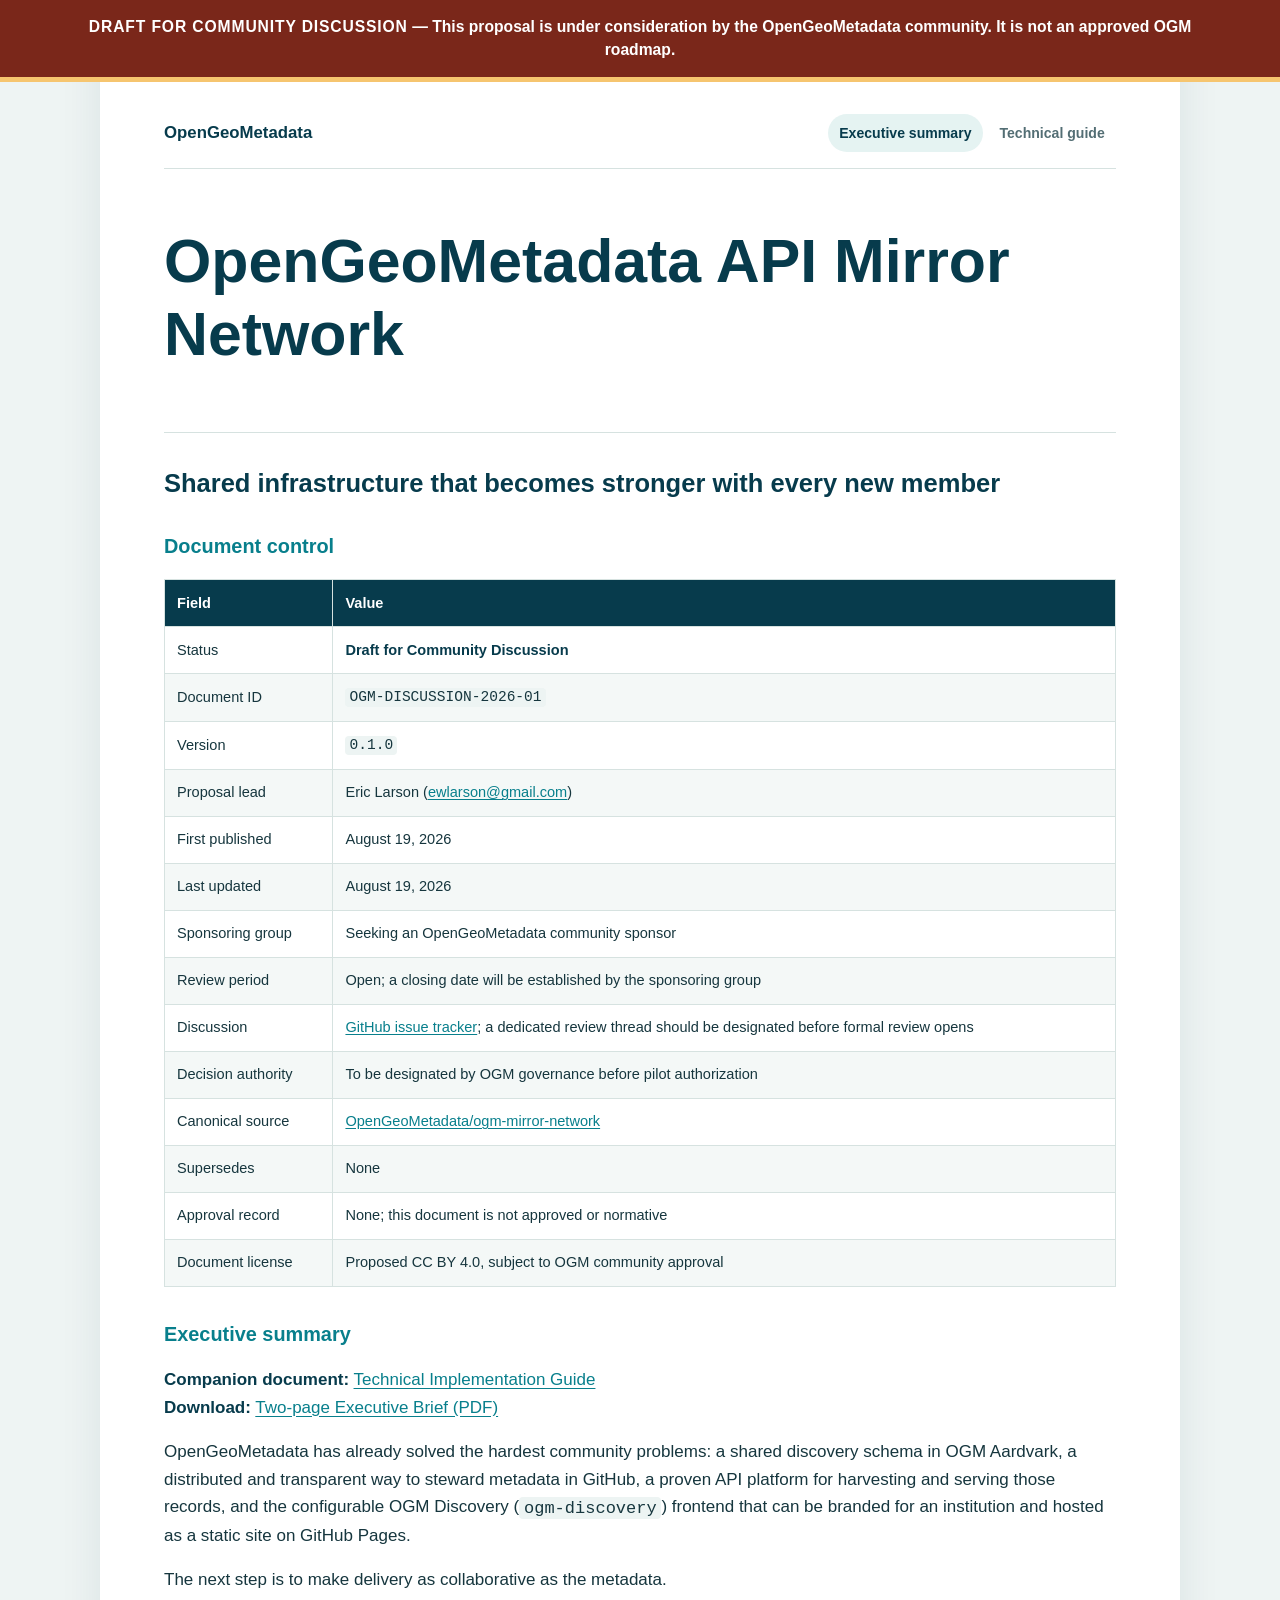
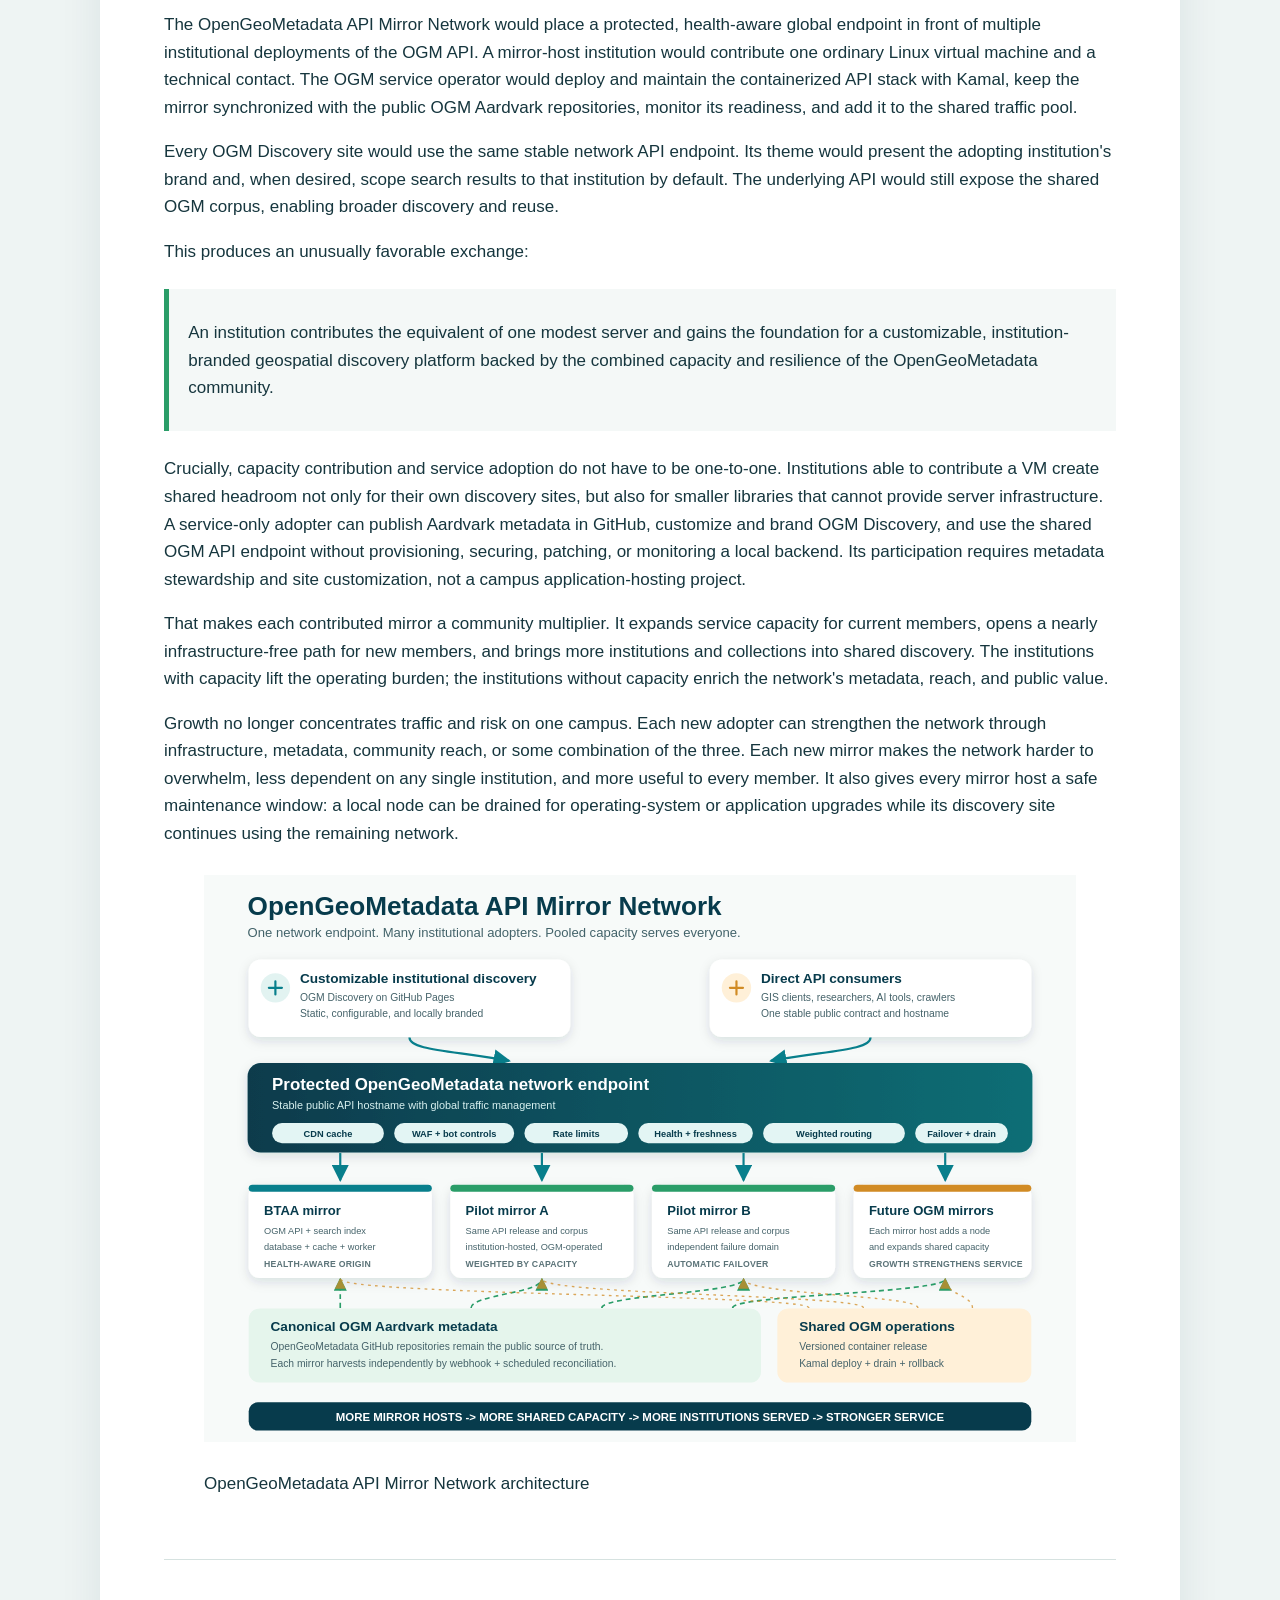
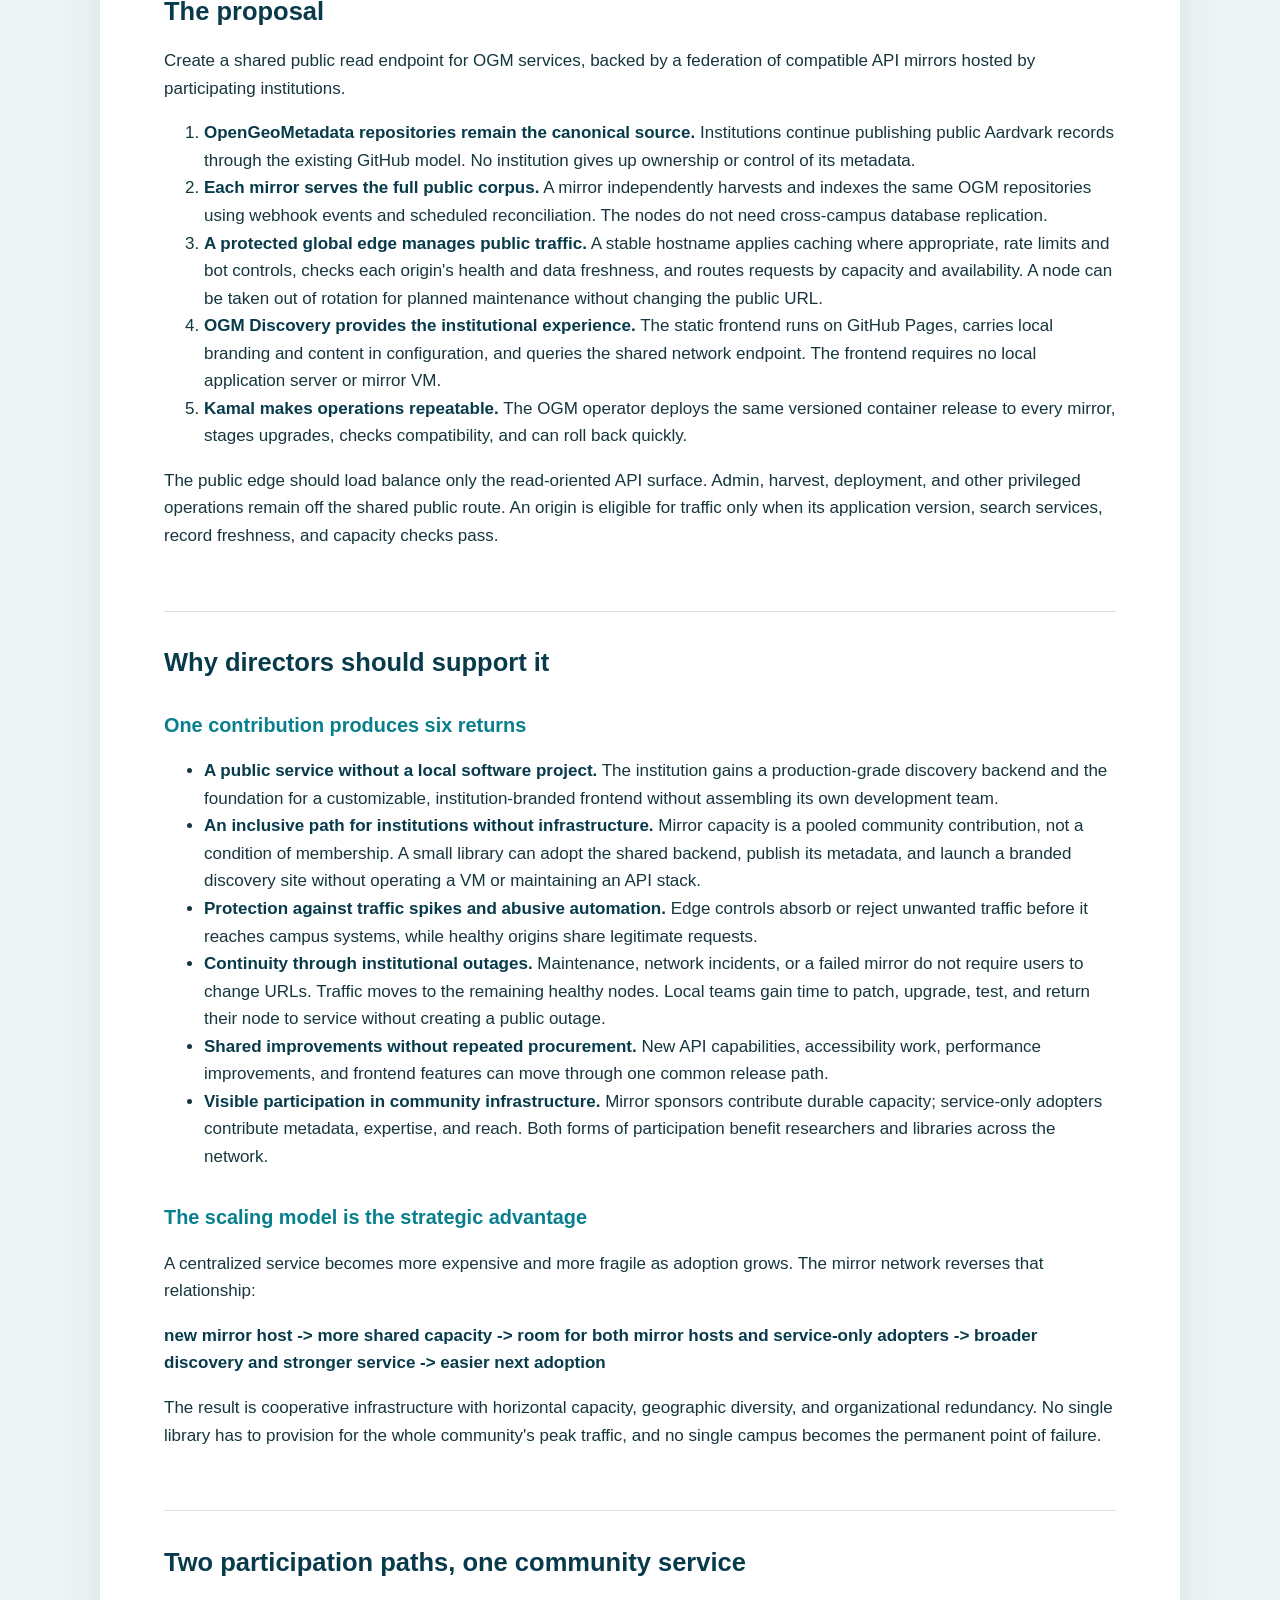
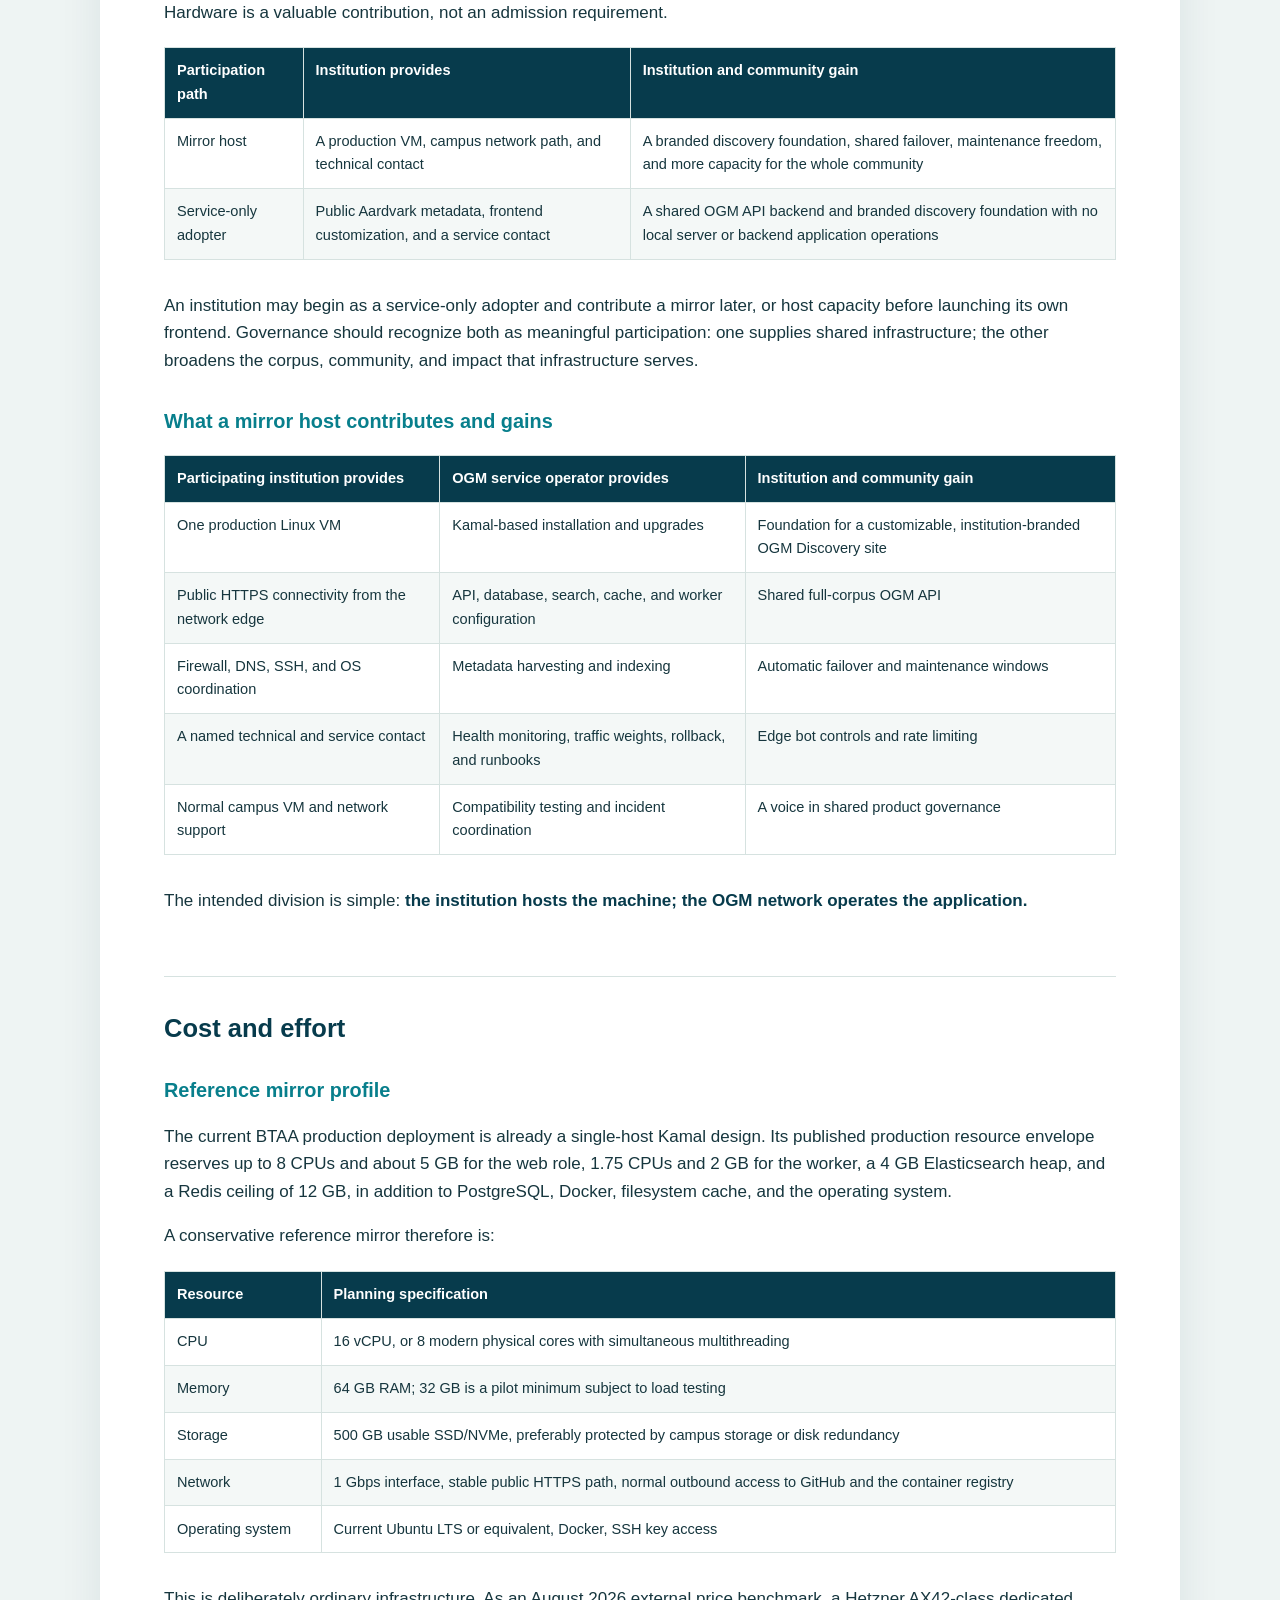
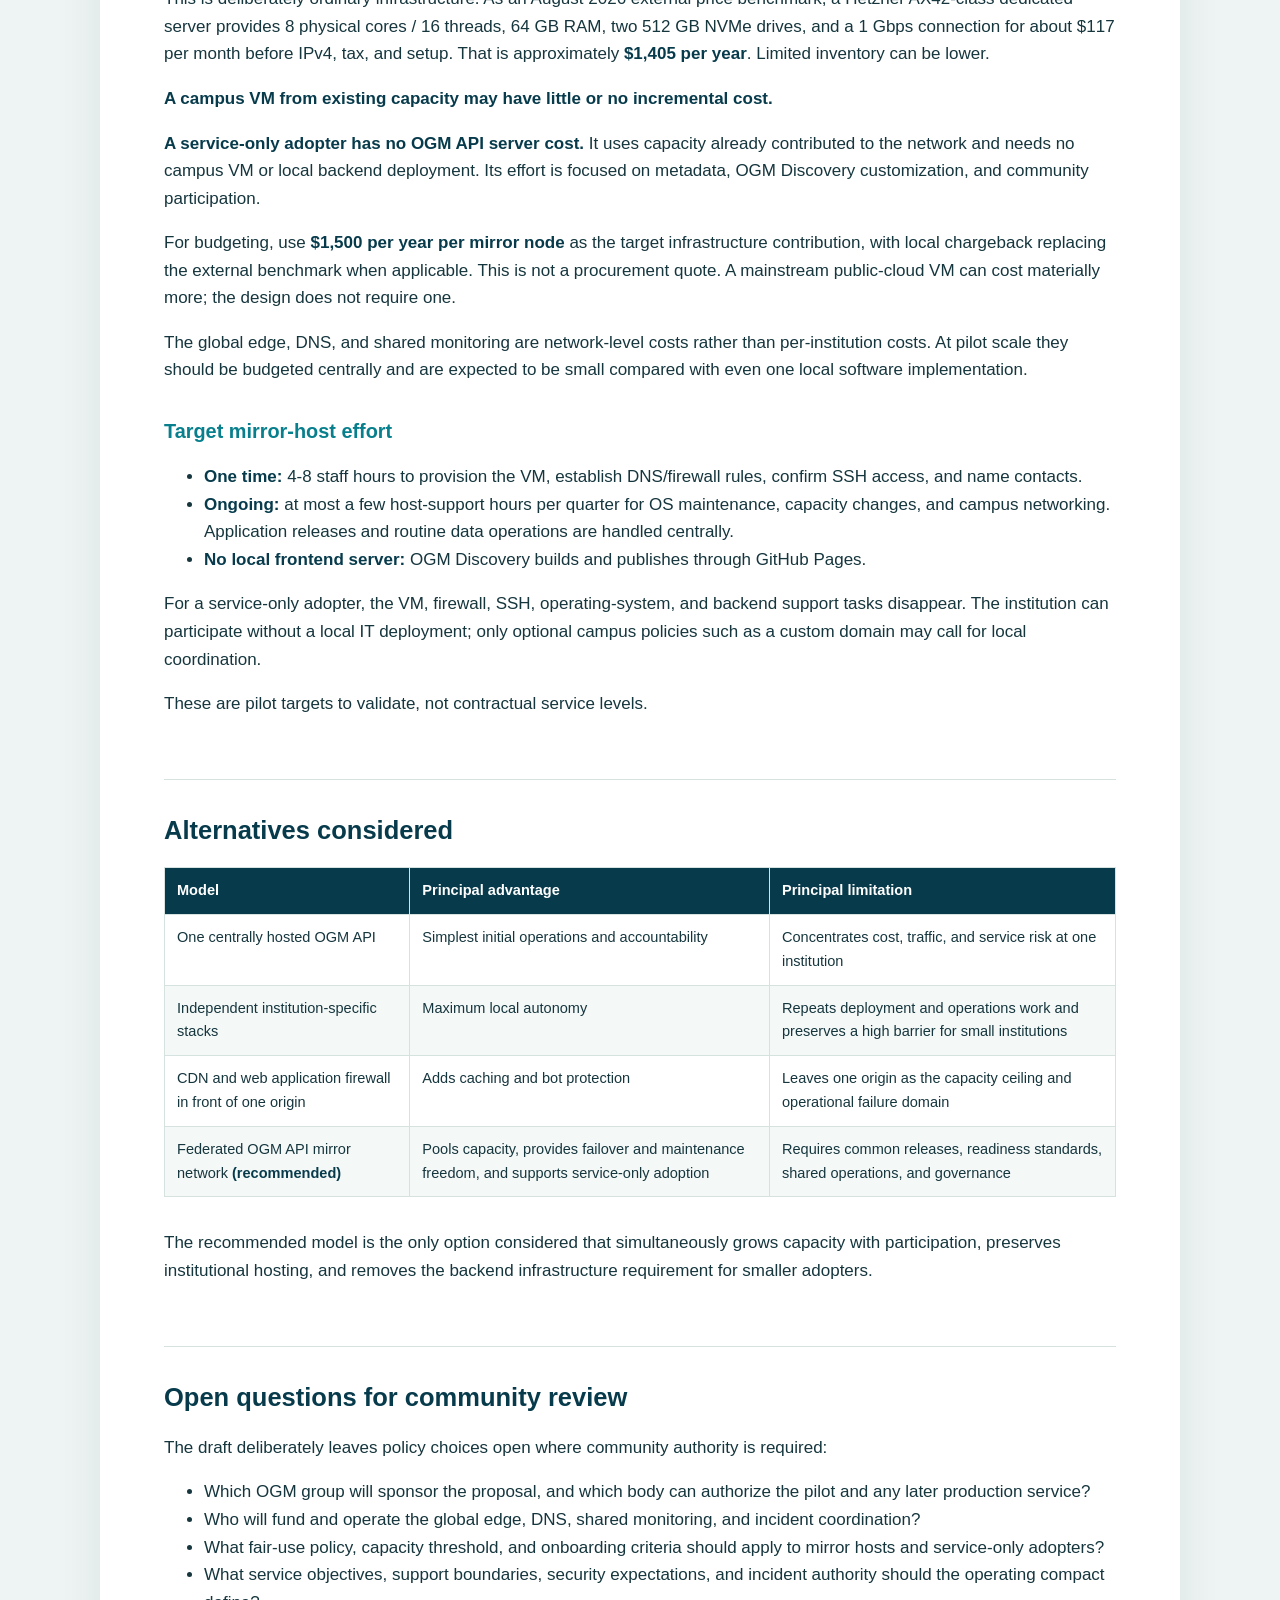
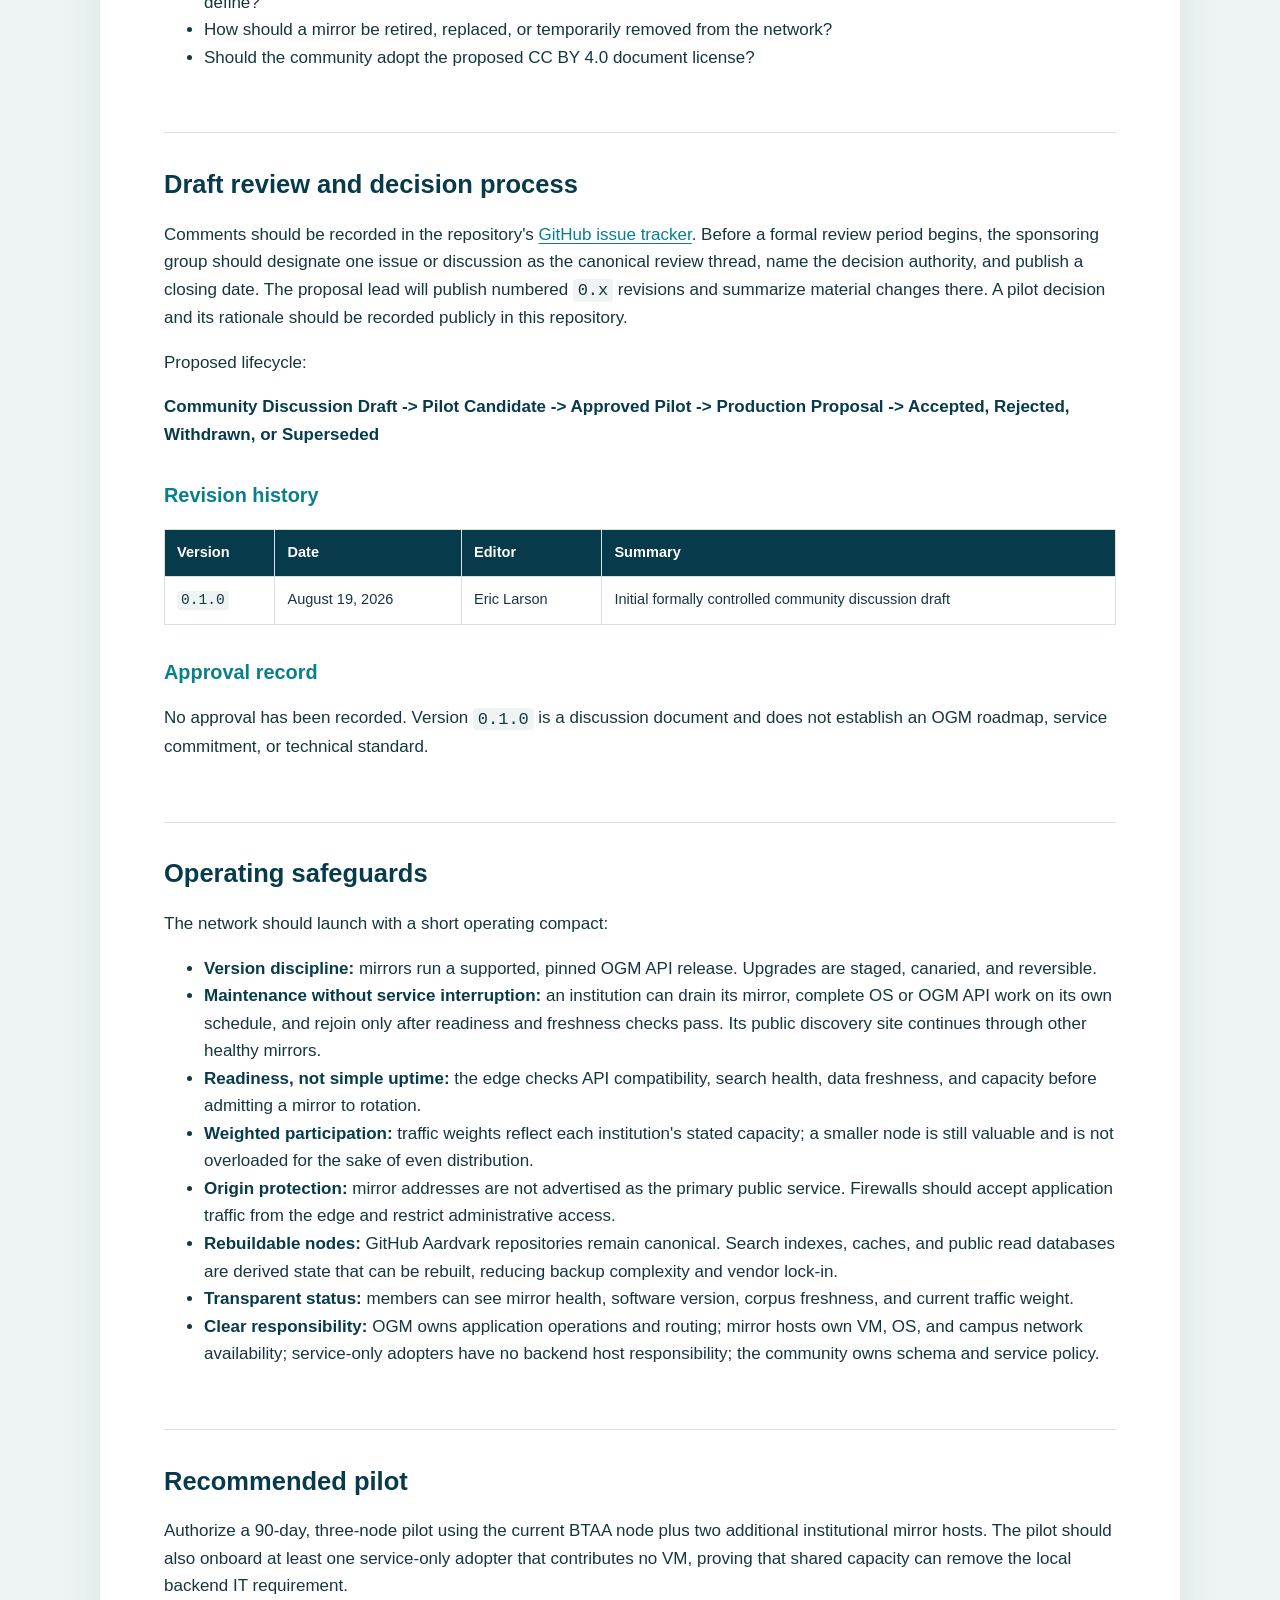
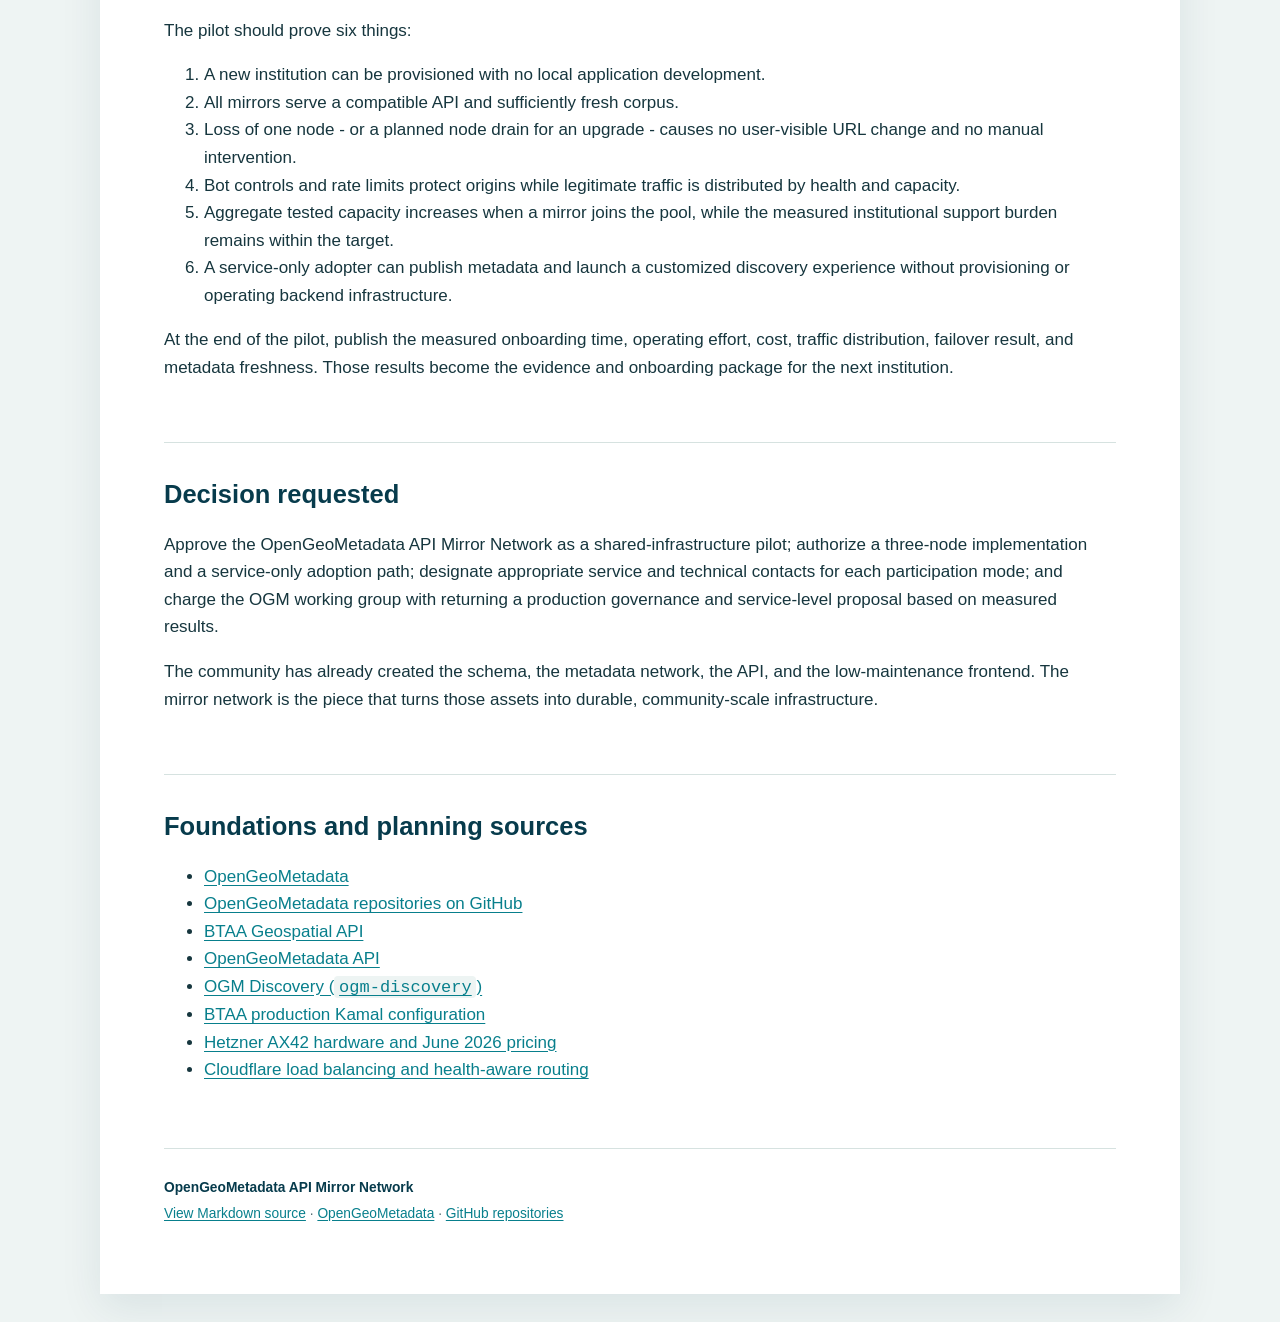
<file: output/html/opengeometadata-mirror-network-executive-summary.html>
<!DOCTYPE html>
<html>
<head>
  <meta charset="utf-8">
  <meta name="generator" content="pandoc">
  <meta name="viewport" content="width=device-width, initial-scale=1.0, user-scalable=yes">
  <title>OpenGeoMetadata API Mirror Network - Executive Summary</title>
  <style type="text/css">code{white-space: pre;}</style>
  <link href="data:text/css;charset=utf-8,%3Aroot%20%7B%0A%2D%2Dogm%2Dnavy%3A%20%23073b4c%3B%0A%2D%2Dogm%2Dteal%3A%20%23087f8c%3B%0A%2D%2Dogm%2Dgreen%3A%20%232a9d68%3B%0A%2D%2Dogm%2Dgold%3A%20%23d18b24%3B%0A%2D%2Dogm%2Dink%3A%20%2316363e%3B%0A%2D%2Dogm%2Dmuted%3A%20%23536e74%3B%0A%2D%2Dogm%2Dpale%3A%20%23f4f8f7%3B%0A%2D%2Dogm%2Dborder%3A%20%23d6e2e0%3B%0A%2D%2Dpage%2Dpad%3A%20clamp%281%2E5rem%2C%205vw%2C%204rem%29%3B%0A%7D%0A%2A%20%7B%20box%2Dsizing%3A%20border%2Dbox%3B%20%7D%0Ahtml%20%7B%20overflow%2Dx%3A%20clip%3B%20scroll%2Dpadding%2Dtop%3A%206rem%3B%20background%3A%20%23eef4f3%3B%20scroll%2Dbehavior%3A%20smooth%3B%20%7D%0Abody%20%7B%0Amax%2Dwidth%3A%201080px%3B%0Amargin%3A%200%20auto%202rem%3B%0Apadding%3A%20var%28%2D%2Dpage%2Dpad%29%3B%0Abackground%3A%20white%3B%0Acolor%3A%20var%28%2D%2Dogm%2Dink%29%3B%0Afont%3A%2017px%2F1%2E62%20%2Dapple%2Dsystem%2C%20BlinkMacSystemFont%2C%20%22Segoe%20UI%22%2C%20sans%2Dserif%3B%0Abox%2Dshadow%3A%200%2014px%2040px%20rgba%287%2C%2059%2C%2076%2C%200%2E09%29%3B%0A%7D%0A%2Eskip%2Dlink%20%7B%0Aposition%3A%20absolute%3B%0Aleft%3A%20%2D9999px%3B%0Atop%3A%200%3B%0Az%2Dindex%3A%201100%3B%0Apadding%3A%200%2E75rem%201rem%3B%0Acolor%3A%20white%3B%0Abackground%3A%20var%28%2D%2Dogm%2Dnavy%29%3B%0A%7D%0A%2Eskip%2Dlink%3Afocus%20%7B%20left%3A%201rem%3B%20top%3A%201rem%3B%20%7D%0A%2Edraft%2Dbanner%20%7B%0Aposition%3A%20sticky%3B%0Atop%3A%200%3B%0Az%2Dindex%3A%201000%3B%0Awidth%3A%20100vw%3B%0Amargin%3A%20calc%28%2D1%20%2A%20var%28%2D%2Dpage%2Dpad%29%29%200%202rem%20calc%2850%25%20%2D%2050vw%29%3B%0Apadding%3A%201rem%20var%28%2D%2Dpage%2Dpad%29%3B%0Aborder%2Dbottom%3A%205px%20solid%20%23f6c56f%3B%0Acolor%3A%20white%3B%0Abackground%3A%20%237a271a%3B%0Afont%2Dsize%3A%200%2E98rem%3B%0Afont%2Dweight%3A%20650%3B%0Aline%2Dheight%3A%201%2E45%3B%0Atext%2Dalign%3A%20center%3B%0A%7D%0A%2Edraft%2Dbanner%20strong%20%7B%20color%3A%20white%3B%20letter%2Dspacing%3A%200%2E055em%3B%20%7D%0A%2Esite%2Dnav%20%7B%0Adisplay%3A%20flex%3B%0Aalign%2Ditems%3A%20center%3B%0Ajustify%2Dcontent%3A%20space%2Dbetween%3B%0Agap%3A%201rem%3B%0Amargin%3A%200%200%203%2E5rem%3B%0Apadding%2Dbottom%3A%201rem%3B%0Aborder%2Dbottom%3A%201px%20solid%20var%28%2D%2Dogm%2Dborder%29%3B%0A%7D%0A%2Esite%2Dbrand%20%7B%0Acolor%3A%20var%28%2D%2Dogm%2Dnavy%29%3B%0Afont%2Dsize%3A%201%2E05rem%3B%0Afont%2Dweight%3A%20800%3B%0Atext%2Ddecoration%3A%20none%3B%0A%7D%0A%2Esite%2Dnav%20nav%20%7B%20display%3A%20flex%3B%20flex%2Dwrap%3A%20wrap%3B%20gap%3A%200%2E35rem%3B%20%7D%0A%2Esite%2Dnav%20nav%20a%20%7B%0Apadding%3A%200%2E45rem%200%2E7rem%3B%0Aborder%2Dradius%3A%20999px%3B%0Acolor%3A%20var%28%2D%2Dogm%2Dmuted%29%3B%0Afont%2Dsize%3A%200%2E88rem%3B%0Afont%2Dweight%3A%20700%3B%0Atext%2Ddecoration%3A%20none%3B%0A%7D%0A%2Esite%2Dnav%20nav%20a%3Ahover%2C%0A%2Esite%2Dnav%20nav%20a%3Afocus%2Dvisible%2C%0A%2Esite%2Dnav%20nav%20a%2Eactive%20%7B%20color%3A%20var%28%2D%2Dogm%2Dnavy%29%3B%20background%3A%20%23e5f3f2%3B%20%7D%0Ah1%2C%20h2%2C%20h3%20%7B%20color%3A%20var%28%2D%2Dogm%2Dnavy%29%3B%20line%2Dheight%3A%201%2E2%3B%20%7D%0Ah1%20%7B%20font%2Dsize%3A%20clamp%282%2E2rem%2C%206vw%2C%203%2E8rem%29%3B%20margin%2Dbottom%3A%200%2E15em%3B%20%7D%0Ah2%20%7B%20border%2Dtop%3A%201px%20solid%20var%28%2D%2Dogm%2Dborder%29%3B%20padding%2Dtop%3A%201%2E4em%3B%20margin%2Dtop%3A%202%2E4em%3B%20%7D%0Ah3%20%7B%20color%3A%20var%28%2D%2Dogm%2Dteal%29%3B%20margin%2Dtop%3A%201%2E8em%3B%20%7D%0Aa%20%7B%20color%3A%20var%28%2D%2Dogm%2Dteal%29%3B%20text%2Dunderline%2Doffset%3A%200%2E15em%3B%20%7D%0Aimg%20%7B%20display%3A%20block%3B%20max%2Dwidth%3A%20100%25%3B%20height%3A%20auto%3B%20margin%3A%201%2E75rem%20auto%3B%20%7D%0Ablockquote%20%7B%0Amargin%3A%201%2E5rem%200%3B%0Apadding%3A%200%2E8rem%201%2E2rem%3B%0Aborder%2Dleft%3A%205px%20solid%20var%28%2D%2Dogm%2Dgreen%29%3B%0Abackground%3A%20var%28%2D%2Dogm%2Dpale%29%3B%0A%7D%0Atable%20%7B%20width%3A%20100%25%3B%20border%2Dcollapse%3A%20collapse%3B%20margin%3A%201%2E3rem%200%202rem%3B%20font%2Dsize%3A%200%2E91rem%3B%20%7D%0Ath%20%7B%20background%3A%20var%28%2D%2Dogm%2Dnavy%29%3B%20color%3A%20white%3B%20text%2Dalign%3A%20left%3B%20%7D%0Ath%2C%20td%20%7B%20padding%3A%200%2E7rem%200%2E75rem%3B%20border%3A%201px%20solid%20var%28%2D%2Dogm%2Dborder%29%3B%20vertical%2Dalign%3A%20top%3B%20%7D%0Atbody%20tr%3Anth%2Dchild%28even%29%20%7B%20background%3A%20var%28%2D%2Dogm%2Dpale%29%3B%20%7D%0Acode%20%7B%20background%3A%20%23edf4f3%3B%20border%2Dradius%3A%204px%3B%20padding%3A%200%2E1em%200%2E28em%3B%20%7D%0Apre%20%7B%20overflow%2Dx%3A%20auto%3B%20padding%3A%201rem%3B%20color%3A%20%23eef8f7%3B%20background%3A%20var%28%2D%2Dogm%2Dnavy%29%3B%20border%2Dradius%3A%208px%3B%20%7D%0Apre%20code%20%7B%20background%3A%20transparent%3B%20padding%3A%200%3B%20%7D%0Astrong%20%7B%20color%3A%20var%28%2D%2Dogm%2Dnavy%29%3B%20%7D%0Ahr%20%7B%20border%3A%200%3B%20border%2Dtop%3A%201px%20solid%20var%28%2D%2Dogm%2Dborder%29%3B%20%7D%0A%2Esite%2Dfooter%20%7B%0Amargin%2Dtop%3A%204rem%3B%0Apadding%2Dtop%3A%201%2E5rem%3B%0Aborder%2Dtop%3A%201px%20solid%20var%28%2D%2Dogm%2Dborder%29%3B%0Acolor%3A%20var%28%2D%2Dogm%2Dmuted%29%3B%0Afont%2Dsize%3A%200%2E86rem%3B%0A%7D%0A%2Esite%2Dfooter%20p%20%7B%20margin%3A%200%2E25rem%200%3B%20%7D%0A%2Ehome%2Dpage%20h1%20%7B%20max%2Dwidth%3A%20900px%3B%20font%2Dsize%3A%20clamp%282%2E7rem%2C%207vw%2C%205%2E4rem%29%3B%20letter%2Dspacing%3A%20%2D0%2E04em%3B%20%7D%0A%2Ehome%2Dpage%20h2%20%7B%20margin%2Dtop%3A%203%2E5rem%3B%20%7D%0A%2Eeyebrow%20%7B%0Amargin%3A%200%200%200%2E8rem%3B%0Acolor%3A%20var%28%2D%2Dogm%2Dteal%29%3B%0Afont%2Dsize%3A%200%2E78rem%3B%0Afont%2Dweight%3A%20800%3B%0Aletter%2Dspacing%3A%200%2E12em%3B%0Atext%2Dtransform%3A%20uppercase%3B%0A%7D%0A%2Elede%20%7B%20max%2Dwidth%3A%20820px%3B%20color%3A%20var%28%2D%2Dogm%2Dmuted%29%3B%20font%2Dsize%3A%20clamp%281%2E12rem%2C%202%2E4vw%2C%201%2E42rem%29%3B%20%7D%0A%2Epublication%2Dmeta%20%7B%0Adisplay%3A%20flex%3B%0Aflex%2Dwrap%3A%20wrap%3B%0Agap%3A%200%2E45rem%201rem%3B%0Amax%2Dwidth%3A%20900px%3B%0Amargin%3A%201%2E15rem%200%200%3B%0Acolor%3A%20var%28%2D%2Dogm%2Dmuted%29%3B%0Afont%2Dsize%3A%200%2E9rem%3B%0A%7D%0A%2Epublication%2Dmeta%20%3E%20%2A%20%7B%20display%3A%20inline%2Dflex%3B%20align%2Ditems%3A%20center%3B%20%7D%0A%2Epublication%2Dmeta%20%3E%20%2A%3Anot%28%3Alast%2Dchild%29%3A%3Aafter%20%7B%0Acontent%3A%20%22%5C00b7%22%3B%0Amargin%2Dleft%3A%201rem%3B%0Acolor%3A%20var%28%2D%2Dogm%2Dgold%29%3B%0Afont%2Dweight%3A%20800%3B%0A%7D%0A%2Ehero%2Dactions%20%7B%20display%3A%20flex%3B%20flex%2Dwrap%3A%20wrap%3B%20gap%3A%200%2E75rem%3B%20margin%3A%201%2E8rem%200%202%2E5rem%3B%20%7D%0A%2Ebutton%20%7B%0Adisplay%3A%20inline%2Dblock%3B%0Apadding%3A%200%2E72rem%201rem%3B%0Aborder%3A%201px%20solid%20var%28%2D%2Dogm%2Dteal%29%3B%0Aborder%2Dradius%3A%208px%3B%0Acolor%3A%20var%28%2D%2Dogm%2Dteal%29%3B%0Afont%2Dweight%3A%20750%3B%0Atext%2Ddecoration%3A%20none%3B%0A%7D%0A%2Ebutton%2Eprimary%20%7B%20color%3A%20white%3B%20background%3A%20var%28%2D%2Dogm%2Dteal%29%3B%20%7D%0A%2Ebutton%3Ahover%2C%20%2Ebutton%3Afocus%2Dvisible%20%7B%20transform%3A%20translateY%28%2D1px%29%3B%20box%2Dshadow%3A%200%206px%2016px%20rgba%287%2C%2059%2C%2076%2C%200%2E12%29%3B%20%7D%0A%2Ehero%2Darchitecture%20%7B%0Awidth%3A%20100%25%3B%0Amargin%3A%202rem%200%3B%0Apadding%3A%201rem%3B%0Aborder%3A%201px%20solid%20var%28%2D%2Dogm%2Dborder%29%3B%0Aborder%2Dradius%3A%2018px%3B%0Abackground%3A%20var%28%2D%2Dogm%2Dpale%29%3B%0A%7D%0A%2Ecard%2Dgrid%20%7B%0Adisplay%3A%20grid%3B%0Agrid%2Dtemplate%2Dcolumns%3A%20repeat%282%2C%20minmax%280%2C%201fr%29%29%3B%0Agap%3A%201%2E25rem%3B%0Amargin%3A%201%2E5rem%200%3B%0A%7D%0A%2Edocument%2Dcard%20%7B%0Adisplay%3A%20flex%3B%0Aflex%2Ddirection%3A%20column%3B%0Amin%2Dheight%3A%20260px%3B%0Apadding%3A%201%2E4rem%3B%0Aborder%3A%201px%20solid%20var%28%2D%2Dogm%2Dborder%29%3B%0Aborder%2Dradius%3A%2014px%3B%0Abackground%3A%20var%28%2D%2Dogm%2Dpale%29%3B%0A%7D%0A%2Edocument%2Dcard%3Anth%2Dchild%282%29%20%7B%20background%3A%20%23e5f3f2%3B%20%7D%0A%2Edocument%2Dcard%20h3%20%7B%20margin%3A%200%2E4rem%200%200%2E7rem%3B%20font%2Dsize%3A%201%2E35rem%3B%20%7D%0A%2Edocument%2Dcard%20p%20%7B%20margin%2Dtop%3A%200%3B%20%7D%0A%2Edocument%2Dcard%20%2Ecard%2Dactions%20%7B%20display%3A%20flex%3B%20flex%2Dwrap%3A%20wrap%3B%20gap%3A%200%2E7rem%3B%20margin%2Dtop%3A%20auto%3B%20%7D%0A%2Edocument%2Dcard%20%2Ecard%2Dactions%20a%20%7B%20font%2Dweight%3A%20750%3B%20%7D%0A%2Eprinciples%20%7B%0Adisplay%3A%20grid%3B%0Agrid%2Dtemplate%2Dcolumns%3A%20repeat%283%2C%20minmax%280%2C%201fr%29%29%3B%0Agap%3A%201rem%3B%0Apadding%3A%200%3B%0Alist%2Dstyle%3A%20none%3B%0A%7D%0A%2Eprinciples%20li%20%7B%20padding%3A%201rem%3B%20border%2Dtop%3A%204px%20solid%20var%28%2D%2Dogm%2Dgreen%29%3B%20background%3A%20var%28%2D%2Dogm%2Dpale%29%3B%20%7D%0A%2Eprinciples%20strong%20%7B%20display%3A%20block%3B%20margin%2Dbottom%3A%200%2E35rem%3B%20%7D%0A%40media%20%28max%2Dwidth%3A%20720px%29%20%7B%0Ahtml%20%7B%20scroll%2Dpadding%2Dtop%3A%208rem%3B%20background%3A%20white%3B%20%7D%0Abody%20%7B%20margin%3A%200%3B%20padding%3A%201%2E2rem%3B%20box%2Dshadow%3A%20none%3B%20font%2Dsize%3A%2016px%3B%20%7D%0A%2Edraft%2Dbanner%20%7B%20margin%3A%20%2D1%2E2rem%200%201%2E5rem%20calc%2850%25%20%2D%2050vw%29%3B%20padding%3A%200%2E9rem%201%2E2rem%3B%20text%2Dalign%3A%20left%3B%20%7D%0Atable%20%7B%20display%3A%20block%3B%20overflow%2Dx%3A%20auto%3B%20%7D%0A%2Esite%2Dnav%20%7B%20align%2Ditems%3A%20flex%2Dstart%3B%20flex%2Ddirection%3A%20column%3B%20margin%2Dtop%3A%200%3B%20%7D%0A%2Epublication%2Dmeta%20%7B%20display%3A%20block%3B%20%7D%0A%2Epublication%2Dmeta%20%3E%20%2A%20%7B%20display%3A%20block%3B%20margin%3A%200%2E2rem%200%3B%20%7D%0A%2Epublication%2Dmeta%20%3E%20%2A%3Anot%28%3Alast%2Dchild%29%3A%3Aafter%20%7B%20content%3A%20none%3B%20%7D%0A%2Ecard%2Dgrid%2C%20%2Eprinciples%20%7B%20grid%2Dtemplate%2Dcolumns%3A%201fr%3B%20%7D%0A%7D%0A%40media%20print%20%7B%0A%40page%20%7B%20margin%3A%200%2E65in%3B%20%7D%0Ahtml%20%7B%20background%3A%20white%3B%20%7D%0Abody%20%7B%20max%2Dwidth%3A%20none%3B%20margin%3A%200%3B%20padding%3A%200%3B%20box%2Dshadow%3A%20none%3B%20font%2Dsize%3A%209%2E5pt%3B%20line%2Dheight%3A%201%2E35%3B%20%7D%0Ah1%20%7B%20font%2Dsize%3A%2026pt%3B%20%7D%0Ah2%20%7B%20break%2Dbefore%3A%20auto%3B%20break%2Dafter%3A%20avoid%3B%20margin%2Dtop%3A%201%2E5em%3B%20%7D%0Ah3%2C%20table%2C%20img%2C%20pre%20%7B%20break%2Dinside%3A%20avoid%3B%20%7D%0Aa%20%7B%20color%3A%20inherit%3B%20text%2Ddecoration%3A%20none%3B%20%7D%0A%2Esite%2Dnav%2C%20%2Eskip%2Dlink%2C%20%2Ehero%2Dactions%2C%20%2Esite%2Dfooter%20%7B%20display%3A%20none%3B%20%7D%0A%2Edraft%2Dbanner%20%7B%20position%3A%20static%3B%20width%3A%20auto%3B%20margin%3A%200%200%201rem%3B%20padding%3A%200%2E65rem%3B%20border%3A%202px%20solid%20%23000%3B%20color%3A%20%23000%3B%20background%3A%20%23fff%3B%20%7D%0A%2Edraft%2Dbanner%20strong%20%7B%20color%3A%20%23000%3B%20%7D%0A%7D%0A" rel="stylesheet">
  <meta name="description" content="A director-ready proposal for a low-cost, health-aware network of institutional OpenGeoMetadata API mirrors.">
  <meta name="ogm-source-sha256" content="21ea775b22f8839e274ae5c1da16080be8bb43e7c1a79f7d9f22f9c7b5a8461f">
  <meta property="og:title" content="OpenGeoMetadata API Mirror Network - Executive Summary">
  <meta property="og:description" content="A director-ready proposal for a low-cost, health-aware network of institutional OpenGeoMetadata API mirrors.">
  <link rel="icon" href="[data-uri]" type="image/svg+xml">
</head>
<body class="document-page">
<a class="skip-link" href="#main-content">Skip to content</a>
<div class="draft-banner" role="note" aria-label="Draft status">
  <strong>DRAFT FOR COMMUNITY DISCUSSION</strong> — This proposal is under consideration by the OpenGeoMetadata community. It is not an approved OGM roadmap.
</div>
<header class="site-nav" aria-label="Site header">
  <a class="site-brand" href="../../index.html">OpenGeoMetadata</a>
  <nav aria-label="Primary navigation">
    <a class="active" aria-current="page" href="opengeometadata-mirror-network-executive-summary.html">Executive summary</a>
    <a href="opengeometadata-api-mirror-network-technical-implementation.html">Technical guide</a>
  </nav>
</header>
<main id="main-content">
<h1 id="opengeometadata-api-mirror-network">OpenGeoMetadata API Mirror Network</h1>
<h2 id="shared-infrastructure-that-becomes-stronger-with-every-new-member">Shared infrastructure that becomes stronger with every new member</h2>
<h3 id="document-control">Document control</h3>
<table>
<thead>
<tr class="header">
<th style="text-align: left;">Field</th>
<th style="text-align: left;">Value</th>
</tr>
</thead>
<tbody>
<tr class="odd">
<td style="text-align: left;">Status</td>
<td style="text-align: left;"><strong>Draft for Community Discussion</strong></td>
</tr>
<tr class="even">
<td style="text-align: left;">Document ID</td>
<td style="text-align: left;"><code>OGM-DISCUSSION-2026-01</code></td>
</tr>
<tr class="odd">
<td style="text-align: left;">Version</td>
<td style="text-align: left;"><code>0.1.0</code></td>
</tr>
<tr class="even">
<td style="text-align: left;">Proposal lead</td>
<td style="text-align: left;">Eric Larson (<script type="text/javascript">
<!--
h='&#x67;&#x6d;&#x61;&#x69;&#108;&#46;&#x63;&#x6f;&#x6d;';a='&#64;';n='&#x65;&#x77;&#108;&#x61;&#114;&#x73;&#x6f;&#110;';e=n+a+h;
document.write('<a h'+'ref'+'="ma'+'ilto'+':'+e+'" clas'+'s="em' + 'ail">'+e+'<\/'+'a'+'>');
// -->
</script><noscript>ewlarson at gmail dot com</noscript>)</td>
</tr>
<tr class="odd">
<td style="text-align: left;">First published</td>
<td style="text-align: left;">August 19, 2026</td>
</tr>
<tr class="even">
<td style="text-align: left;">Last updated</td>
<td style="text-align: left;">August 19, 2026</td>
</tr>
<tr class="odd">
<td style="text-align: left;">Sponsoring group</td>
<td style="text-align: left;">Seeking an OpenGeoMetadata community sponsor</td>
</tr>
<tr class="even">
<td style="text-align: left;">Review period</td>
<td style="text-align: left;">Open; a closing date will be established by the sponsoring group</td>
</tr>
<tr class="odd">
<td style="text-align: left;">Discussion</td>
<td style="text-align: left;"><a href="https://github.com/OpenGeoMetadata/ogm-mirror-network/issues">GitHub issue tracker</a>; a dedicated review thread should be designated before formal review opens</td>
</tr>
<tr class="even">
<td style="text-align: left;">Decision authority</td>
<td style="text-align: left;">To be designated by OGM governance before pilot authorization</td>
</tr>
<tr class="odd">
<td style="text-align: left;">Canonical source</td>
<td style="text-align: left;"><a href="https://github.com/OpenGeoMetadata/ogm-mirror-network">OpenGeoMetadata/ogm-mirror-network</a></td>
</tr>
<tr class="even">
<td style="text-align: left;">Supersedes</td>
<td style="text-align: left;">None</td>
</tr>
<tr class="odd">
<td style="text-align: left;">Approval record</td>
<td style="text-align: left;">None; this document is not approved or normative</td>
</tr>
<tr class="even">
<td style="text-align: left;">Document license</td>
<td style="text-align: left;">Proposed CC BY 4.0, subject to OGM community approval</td>
</tr>
</tbody>
</table>
<h3 id="executive-summary">Executive summary</h3>
<p><strong>Companion document:</strong> <a href="opengeometadata-api-mirror-network-technical-implementation.html">Technical Implementation Guide</a><br> <strong>Download:</strong> <a href="../pdf/opengeometadata-mirror-network-executive-brief.pdf">Two-page Executive Brief (PDF)</a></p>
<p>OpenGeoMetadata has already solved the hardest community problems: a shared discovery schema in OGM Aardvark, a distributed and transparent way to steward metadata in GitHub, a proven API platform for harvesting and serving those records, and the configurable OGM Discovery (<code>ogm-discovery</code>) frontend that can be branded for an institution and hosted as a static site on GitHub Pages.</p>
<p>The next step is to make delivery as collaborative as the metadata.</p>
<p>The OpenGeoMetadata API Mirror Network would place a protected, health-aware global endpoint in front of multiple institutional deployments of the OGM API. A mirror-host institution would contribute one ordinary Linux virtual machine and a technical contact. The OGM service operator would deploy and maintain the containerized API stack with Kamal, keep the mirror synchronized with the public OGM Aardvark repositories, monitor its readiness, and add it to the shared traffic pool.</p>
<p>Every OGM Discovery site would use the same stable network API endpoint. Its theme would present the adopting institution's brand and, when desired, scope search results to that institution by default. The underlying API would still expose the shared OGM corpus, enabling broader discovery and reuse.</p>
<p>This produces an unusually favorable exchange:</p>
<blockquote>
<p>An institution contributes the equivalent of one modest server and gains the foundation for a customizable, institution-branded geospatial discovery platform backed by the combined capacity and resilience of the OpenGeoMetadata community.</p>
</blockquote>
<p>Crucially, capacity contribution and service adoption do not have to be one-to-one. Institutions able to contribute a VM create shared headroom not only for their own discovery sites, but also for smaller libraries that cannot provide server infrastructure. A service-only adopter can publish Aardvark metadata in GitHub, customize and brand OGM Discovery, and use the shared OGM API endpoint without provisioning, securing, patching, or monitoring a local backend. Its participation requires metadata stewardship and site customization, not a campus application-hosting project.</p>
<p>That makes each contributed mirror a community multiplier. It expands service capacity for current members, opens a nearly infrastructure-free path for new members, and brings more institutions and collections into shared discovery. The institutions with capacity lift the operating burden; the institutions without capacity enrich the network's metadata, reach, and public value.</p>
<p>Growth no longer concentrates traffic and risk on one campus. Each new adopter can strengthen the network through infrastructure, metadata, community reach, or some combination of the three. Each new mirror makes the network harder to overwhelm, less dependent on any single institution, and more useful to every member. It also gives every mirror host a safe maintenance window: a local node can be drained for operating-system or application upgrades while its discovery site continues using the remaining network.</p>
<figure>
<img src="[data-uri]" alt="OpenGeoMetadata API Mirror Network architecture" /><figcaption>OpenGeoMetadata API Mirror Network architecture</figcaption>
</figure>
<h2 id="the-proposal">The proposal</h2>
<p>Create a shared public read endpoint for OGM services, backed by a federation of compatible API mirrors hosted by participating institutions.</p>
<ol type="1">
<li><strong>OpenGeoMetadata repositories remain the canonical source.</strong> Institutions continue publishing public Aardvark records through the existing GitHub model. No institution gives up ownership or control of its metadata.</li>
<li><strong>Each mirror serves the full public corpus.</strong> A mirror independently harvests and indexes the same OGM repositories using webhook events and scheduled reconciliation. The nodes do not need cross-campus database replication.</li>
<li><strong>A protected global edge manages public traffic.</strong> A stable hostname applies caching where appropriate, rate limits and bot controls, checks each origin's health and data freshness, and routes requests by capacity and availability. A node can be taken out of rotation for planned maintenance without changing the public URL.</li>
<li><strong>OGM Discovery provides the institutional experience.</strong> The static frontend runs on GitHub Pages, carries local branding and content in configuration, and queries the shared network endpoint. The frontend requires no local application server or mirror VM.</li>
<li><strong>Kamal makes operations repeatable.</strong> The OGM operator deploys the same versioned container release to every mirror, stages upgrades, checks compatibility, and can roll back quickly.</li>
</ol>
<p>The public edge should load balance only the read-oriented API surface. Admin, harvest, deployment, and other privileged operations remain off the shared public route. An origin is eligible for traffic only when its application version, search services, record freshness, and capacity checks pass.</p>
<h2 id="why-directors-should-support-it">Why directors should support it</h2>
<h3 id="one-contribution-produces-six-returns">One contribution produces six returns</h3>
<ul>
<li><strong>A public service without a local software project.</strong> The institution gains a production-grade discovery backend and the foundation for a customizable, institution-branded frontend without assembling its own development team.</li>
<li><strong>An inclusive path for institutions without infrastructure.</strong> Mirror capacity is a pooled community contribution, not a condition of membership. A small library can adopt the shared backend, publish its metadata, and launch a branded discovery site without operating a VM or maintaining an API stack.</li>
<li><strong>Protection against traffic spikes and abusive automation.</strong> Edge controls absorb or reject unwanted traffic before it reaches campus systems, while healthy origins share legitimate requests.</li>
<li><strong>Continuity through institutional outages.</strong> Maintenance, network incidents, or a failed mirror do not require users to change URLs. Traffic moves to the remaining healthy nodes. Local teams gain time to patch, upgrade, test, and return their node to service without creating a public outage.</li>
<li><strong>Shared improvements without repeated procurement.</strong> New API capabilities, accessibility work, performance improvements, and frontend features can move through one common release path.</li>
<li><strong>Visible participation in community infrastructure.</strong> Mirror sponsors contribute durable capacity; service-only adopters contribute metadata, expertise, and reach. Both forms of participation benefit researchers and libraries across the network.</li>
</ul>
<h3 id="the-scaling-model-is-the-strategic-advantage">The scaling model is the strategic advantage</h3>
<p>A centralized service becomes more expensive and more fragile as adoption grows. The mirror network reverses that relationship:</p>
<p><strong>new mirror host -&gt; more shared capacity -&gt; room for both mirror hosts and service-only adopters -&gt; broader discovery and stronger service -&gt; easier next adoption</strong></p>
<p>The result is cooperative infrastructure with horizontal capacity, geographic diversity, and organizational redundancy. No single library has to provision for the whole community's peak traffic, and no single campus becomes the permanent point of failure.</p>
<h2 id="two-participation-paths-one-community-service">Two participation paths, one community service</h2>
<p>Hardware is a valuable contribution, not an admission requirement.</p>
<table>
<thead>
<tr class="header">
<th style="text-align: left;">Participation path</th>
<th style="text-align: left;">Institution provides</th>
<th style="text-align: left;">Institution and community gain</th>
</tr>
</thead>
<tbody>
<tr class="odd">
<td style="text-align: left;">Mirror host</td>
<td style="text-align: left;">A production VM, campus network path, and technical contact</td>
<td style="text-align: left;">A branded discovery foundation, shared failover, maintenance freedom, and more capacity for the whole community</td>
</tr>
<tr class="even">
<td style="text-align: left;">Service-only adopter</td>
<td style="text-align: left;">Public Aardvark metadata, frontend customization, and a service contact</td>
<td style="text-align: left;">A shared OGM API backend and branded discovery foundation with no local server or backend application operations</td>
</tr>
</tbody>
</table>
<p>An institution may begin as a service-only adopter and contribute a mirror later, or host capacity before launching its own frontend. Governance should recognize both as meaningful participation: one supplies shared infrastructure; the other broadens the corpus, community, and impact that infrastructure serves.</p>
<h3 id="what-a-mirror-host-contributes-and-gains">What a mirror host contributes and gains</h3>
<table>
<thead>
<tr class="header">
<th style="text-align: left;">Participating institution provides</th>
<th style="text-align: left;">OGM service operator provides</th>
<th style="text-align: left;">Institution and community gain</th>
</tr>
</thead>
<tbody>
<tr class="odd">
<td style="text-align: left;">One production Linux VM</td>
<td style="text-align: left;">Kamal-based installation and upgrades</td>
<td style="text-align: left;">Foundation for a customizable, institution-branded OGM Discovery site</td>
</tr>
<tr class="even">
<td style="text-align: left;">Public HTTPS connectivity from the network edge</td>
<td style="text-align: left;">API, database, search, cache, and worker configuration</td>
<td style="text-align: left;">Shared full-corpus OGM API</td>
</tr>
<tr class="odd">
<td style="text-align: left;">Firewall, DNS, SSH, and OS coordination</td>
<td style="text-align: left;">Metadata harvesting and indexing</td>
<td style="text-align: left;">Automatic failover and maintenance windows</td>
</tr>
<tr class="even">
<td style="text-align: left;">A named technical and service contact</td>
<td style="text-align: left;">Health monitoring, traffic weights, rollback, and runbooks</td>
<td style="text-align: left;">Edge bot controls and rate limiting</td>
</tr>
<tr class="odd">
<td style="text-align: left;">Normal campus VM and network support</td>
<td style="text-align: left;">Compatibility testing and incident coordination</td>
<td style="text-align: left;">A voice in shared product governance</td>
</tr>
</tbody>
</table>
<p>The intended division is simple: <strong>the institution hosts the machine; the OGM network operates the application.</strong></p>
<h2 id="cost-and-effort">Cost and effort</h2>
<h3 id="reference-mirror-profile">Reference mirror profile</h3>
<p>The current BTAA production deployment is already a single-host Kamal design. Its published production resource envelope reserves up to 8 CPUs and about 5 GB for the web role, 1.75 CPUs and 2 GB for the worker, a 4 GB Elasticsearch heap, and a Redis ceiling of 12 GB, in addition to PostgreSQL, Docker, filesystem cache, and the operating system.</p>
<p>A conservative reference mirror therefore is:</p>
<table>
<thead>
<tr class="header">
<th style="text-align: left;">Resource</th>
<th style="text-align: left;">Planning specification</th>
</tr>
</thead>
<tbody>
<tr class="odd">
<td style="text-align: left;">CPU</td>
<td style="text-align: left;">16 vCPU, or 8 modern physical cores with simultaneous multithreading</td>
</tr>
<tr class="even">
<td style="text-align: left;">Memory</td>
<td style="text-align: left;">64 GB RAM; 32 GB is a pilot minimum subject to load testing</td>
</tr>
<tr class="odd">
<td style="text-align: left;">Storage</td>
<td style="text-align: left;">500 GB usable SSD/NVMe, preferably protected by campus storage or disk redundancy</td>
</tr>
<tr class="even">
<td style="text-align: left;">Network</td>
<td style="text-align: left;">1 Gbps interface, stable public HTTPS path, normal outbound access to GitHub and the container registry</td>
</tr>
<tr class="odd">
<td style="text-align: left;">Operating system</td>
<td style="text-align: left;">Current Ubuntu LTS or equivalent, Docker, SSH key access</td>
</tr>
</tbody>
</table>
<p>This is deliberately ordinary infrastructure. As an August 2026 external price benchmark, a Hetzner AX42-class dedicated server provides 8 physical cores / 16 threads, 64 GB RAM, two 512 GB NVMe drives, and a 1 Gbps connection for about $117 per month before IPv4, tax, and setup. That is approximately <strong>$1,405 per year</strong>. Limited inventory can be lower.</p>
<p><strong>A campus VM from existing capacity may have little or no incremental cost.</strong></p>
<p><strong>A service-only adopter has no OGM API server cost.</strong> It uses capacity already contributed to the network and needs no campus VM or local backend deployment. Its effort is focused on metadata, OGM Discovery customization, and community participation.</p>
<p>For budgeting, use <strong>$1,500 per year per mirror node</strong> as the target infrastructure contribution, with local chargeback replacing the external benchmark when applicable. This is not a procurement quote. A mainstream public-cloud VM can cost materially more; the design does not require one.</p>
<p>The global edge, DNS, and shared monitoring are network-level costs rather than per-institution costs. At pilot scale they should be budgeted centrally and are expected to be small compared with even one local software implementation.</p>
<h3 id="target-mirror-host-effort">Target mirror-host effort</h3>
<ul>
<li><strong>One time:</strong> 4-8 staff hours to provision the VM, establish DNS/firewall rules, confirm SSH access, and name contacts.</li>
<li><strong>Ongoing:</strong> at most a few host-support hours per quarter for OS maintenance, capacity changes, and campus networking. Application releases and routine data operations are handled centrally.</li>
<li><strong>No local frontend server:</strong> OGM Discovery builds and publishes through GitHub Pages.</li>
</ul>
<p>For a service-only adopter, the VM, firewall, SSH, operating-system, and backend support tasks disappear. The institution can participate without a local IT deployment; only optional campus policies such as a custom domain may call for local coordination.</p>
<p>These are pilot targets to validate, not contractual service levels.</p>
<h2 id="alternatives-considered">Alternatives considered</h2>
<table>
<thead>
<tr class="header">
<th style="text-align: left;">Model</th>
<th style="text-align: left;">Principal advantage</th>
<th style="text-align: left;">Principal limitation</th>
</tr>
</thead>
<tbody>
<tr class="odd">
<td style="text-align: left;">One centrally hosted OGM API</td>
<td style="text-align: left;">Simplest initial operations and accountability</td>
<td style="text-align: left;">Concentrates cost, traffic, and service risk at one institution</td>
</tr>
<tr class="even">
<td style="text-align: left;">Independent institution-specific stacks</td>
<td style="text-align: left;">Maximum local autonomy</td>
<td style="text-align: left;">Repeats deployment and operations work and preserves a high barrier for small institutions</td>
</tr>
<tr class="odd">
<td style="text-align: left;">CDN and web application firewall in front of one origin</td>
<td style="text-align: left;">Adds caching and bot protection</td>
<td style="text-align: left;">Leaves one origin as the capacity ceiling and operational failure domain</td>
</tr>
<tr class="even">
<td style="text-align: left;">Federated OGM API mirror network <strong>(recommended)</strong></td>
<td style="text-align: left;">Pools capacity, provides failover and maintenance freedom, and supports service-only adoption</td>
<td style="text-align: left;">Requires common releases, readiness standards, shared operations, and governance</td>
</tr>
</tbody>
</table>
<p>The recommended model is the only option considered that simultaneously grows capacity with participation, preserves institutional hosting, and removes the backend infrastructure requirement for smaller adopters.</p>
<h2 id="open-questions-for-community-review">Open questions for community review</h2>
<p>The draft deliberately leaves policy choices open where community authority is required:</p>
<ul>
<li>Which OGM group will sponsor the proposal, and which body can authorize the pilot and any later production service?</li>
<li>Who will fund and operate the global edge, DNS, shared monitoring, and incident coordination?</li>
<li>What fair-use policy, capacity threshold, and onboarding criteria should apply to mirror hosts and service-only adopters?</li>
<li>What service objectives, support boundaries, security expectations, and incident authority should the operating compact define?</li>
<li>How should a mirror be retired, replaced, or temporarily removed from the network?</li>
<li>Should the community adopt the proposed CC BY 4.0 document license?</li>
</ul>
<h2 id="draft-review-and-decision-process">Draft review and decision process</h2>
<p>Comments should be recorded in the repository's <a href="https://github.com/OpenGeoMetadata/ogm-mirror-network/issues">GitHub issue tracker</a>. Before a formal review period begins, the sponsoring group should designate one issue or discussion as the canonical review thread, name the decision authority, and publish a closing date. The proposal lead will publish numbered <code>0.x</code> revisions and summarize material changes there. A pilot decision and its rationale should be recorded publicly in this repository.</p>
<p>Proposed lifecycle:</p>
<p><strong>Community Discussion Draft -&gt; Pilot Candidate -&gt; Approved Pilot -&gt; Production Proposal -&gt; Accepted, Rejected, Withdrawn, or Superseded</strong></p>
<h3 id="revision-history">Revision history</h3>
<table>
<thead>
<tr class="header">
<th style="text-align: left;">Version</th>
<th style="text-align: left;">Date</th>
<th style="text-align: left;">Editor</th>
<th style="text-align: left;">Summary</th>
</tr>
</thead>
<tbody>
<tr class="odd">
<td style="text-align: left;"><code>0.1.0</code></td>
<td style="text-align: left;">August 19, 2026</td>
<td style="text-align: left;">Eric Larson</td>
<td style="text-align: left;">Initial formally controlled community discussion draft</td>
</tr>
</tbody>
</table>
<h3 id="approval-record">Approval record</h3>
<p>No approval has been recorded. Version <code>0.1.0</code> is a discussion document and does not establish an OGM roadmap, service commitment, or technical standard.</p>
<h2 id="operating-safeguards">Operating safeguards</h2>
<p>The network should launch with a short operating compact:</p>
<ul>
<li><strong>Version discipline:</strong> mirrors run a supported, pinned OGM API release. Upgrades are staged, canaried, and reversible.</li>
<li><strong>Maintenance without service interruption:</strong> an institution can drain its mirror, complete OS or OGM API work on its own schedule, and rejoin only after readiness and freshness checks pass. Its public discovery site continues through other healthy mirrors.</li>
<li><strong>Readiness, not simple uptime:</strong> the edge checks API compatibility, search health, data freshness, and capacity before admitting a mirror to rotation.</li>
<li><strong>Weighted participation:</strong> traffic weights reflect each institution's stated capacity; a smaller node is still valuable and is not overloaded for the sake of even distribution.</li>
<li><strong>Origin protection:</strong> mirror addresses are not advertised as the primary public service. Firewalls should accept application traffic from the edge and restrict administrative access.</li>
<li><strong>Rebuildable nodes:</strong> GitHub Aardvark repositories remain canonical. Search indexes, caches, and public read databases are derived state that can be rebuilt, reducing backup complexity and vendor lock-in.</li>
<li><strong>Transparent status:</strong> members can see mirror health, software version, corpus freshness, and current traffic weight.</li>
<li><strong>Clear responsibility:</strong> OGM owns application operations and routing; mirror hosts own VM, OS, and campus network availability; service-only adopters have no backend host responsibility; the community owns schema and service policy.</li>
</ul>
<h2 id="recommended-pilot">Recommended pilot</h2>
<p>Authorize a 90-day, three-node pilot using the current BTAA node plus two additional institutional mirror hosts. The pilot should also onboard at least one service-only adopter that contributes no VM, proving that shared capacity can remove the local backend IT requirement.</p>
<p>The pilot should prove six things:</p>
<ol type="1">
<li>A new institution can be provisioned with no local application development.</li>
<li>All mirrors serve a compatible API and sufficiently fresh corpus.</li>
<li>Loss of one node - or a planned node drain for an upgrade - causes no user-visible URL change and no manual intervention.</li>
<li>Bot controls and rate limits protect origins while legitimate traffic is distributed by health and capacity.</li>
<li>Aggregate tested capacity increases when a mirror joins the pool, while the measured institutional support burden remains within the target.</li>
<li>A service-only adopter can publish metadata and launch a customized discovery experience without provisioning or operating backend infrastructure.</li>
</ol>
<p>At the end of the pilot, publish the measured onboarding time, operating effort, cost, traffic distribution, failover result, and metadata freshness. Those results become the evidence and onboarding package for the next institution.</p>
<h2 id="decision-requested">Decision requested</h2>
<p>Approve the OpenGeoMetadata API Mirror Network as a shared-infrastructure pilot; authorize a three-node implementation and a service-only adoption path; designate appropriate service and technical contacts for each participation mode; and charge the OGM working group with returning a production governance and service-level proposal based on measured results.</p>
<p>The community has already created the schema, the metadata network, the API, and the low-maintenance frontend. The mirror network is the piece that turns those assets into durable, community-scale infrastructure.</p>
<h2 id="foundations-and-planning-sources">Foundations and planning sources</h2>
<ul>
<li><a href="https://opengeometadata.org/">OpenGeoMetadata</a></li>
<li><a href="https://github.com/opengeometadata">OpenGeoMetadata repositories on GitHub</a></li>
<li><a href="https://github.com/geobtaa/api">BTAA Geospatial API</a></li>
<li><a href="https://github.com/ewlarson/ogm-api">OpenGeoMetadata API</a></li>
<li><a href="https://github.com/ewlarson/ogm-discovery">OGM Discovery (<code>ogm-discovery</code>)</a></li>
<li><a href="https://github.com/geobtaa/api/blob/develop/config/deploy.prd.yml">BTAA production Kamal configuration</a></li>
<li><a href="https://docs.hetzner.com/general/infrastructure-and-availability/price-adjustment/">Hetzner AX42 hardware and June 2026 pricing</a></li>
<li><a href="https://developers.cloudflare.com/load-balancing/">Cloudflare load balancing and health-aware routing</a></li>
</ul>
</main>
<footer class="site-footer">
  <p><strong>OpenGeoMetadata API Mirror Network</strong></p>
  <p><a href="../../proposal/opengeometadata-mirror-network-executive-summary.md">View Markdown source</a> · <a href="https://opengeometadata.org/">OpenGeoMetadata</a> · <a href="https://github.com/OpenGeoMetadata">GitHub repositories</a></p>
</footer>
</body>
</html>
</file>
<file: assets/technical-implementation.css>
:root {
  --ogm-navy: #073b4c;
  --ogm-teal: #087f8c;
  --ogm-green: #2a9d68;
  --ogm-gold: #d18b24;
  --ogm-ink: #16363e;
  --ogm-muted: #536e74;
  --ogm-pale: #f4f8f7;
  --ogm-border: #d6e2e0;
  --page-pad: clamp(1.5rem, 5vw, 4rem);
}

* { box-sizing: border-box; }
html { overflow-x: clip; scroll-padding-top: 6rem; background: #eef4f3; scroll-behavior: smooth; }
body {
  max-width: 1080px;
  margin: 0 auto 2rem;
  padding: var(--page-pad);
  background: white;
  color: var(--ogm-ink);
  font: 17px/1.62 -apple-system, BlinkMacSystemFont, "Segoe UI", sans-serif;
  box-shadow: 0 14px 40px rgba(7, 59, 76, 0.09);
}
.skip-link {
  position: absolute;
  left: -9999px;
  top: 0;
  z-index: 1100;
  padding: 0.75rem 1rem;
  color: white;
  background: var(--ogm-navy);
}
.skip-link:focus { left: 1rem; top: 1rem; }
.draft-banner {
  position: sticky;
  top: 0;
  z-index: 1000;
  width: 100vw;
  margin: calc(-1 * var(--page-pad)) 0 2rem calc(50% - 50vw);
  padding: 1rem var(--page-pad);
  border-bottom: 5px solid #f6c56f;
  color: white;
  background: #7a271a;
  font-size: 0.98rem;
  font-weight: 650;
  line-height: 1.45;
  text-align: center;
}
.draft-banner strong { color: white; letter-spacing: 0.055em; }
.site-nav {
  display: flex;
  align-items: center;
  justify-content: space-between;
  gap: 1rem;
  margin: 0 0 3.5rem;
  padding-bottom: 1rem;
  border-bottom: 1px solid var(--ogm-border);
}
.site-brand {
  color: var(--ogm-navy);
  font-size: 1.05rem;
  font-weight: 800;
  text-decoration: none;
}
.site-nav nav { display: flex; flex-wrap: wrap; gap: 0.35rem; }
.site-nav nav a {
  padding: 0.45rem 0.7rem;
  border-radius: 999px;
  color: var(--ogm-muted);
  font-size: 0.88rem;
  font-weight: 700;
  text-decoration: none;
}
.site-nav nav a:hover,
.site-nav nav a:focus-visible,
.site-nav nav a.active { color: var(--ogm-navy); background: #e5f3f2; }
h1, h2, h3 { color: var(--ogm-navy); line-height: 1.2; }
h1 { font-size: clamp(2.2rem, 6vw, 3.8rem); margin-bottom: 0.15em; }
h2 { border-top: 1px solid var(--ogm-border); padding-top: 1.4em; margin-top: 2.4em; }
h3 { color: var(--ogm-teal); margin-top: 1.8em; }
a { color: var(--ogm-teal); text-underline-offset: 0.15em; }
img { display: block; max-width: 100%; height: auto; margin: 1.75rem auto; }
blockquote {
  margin: 1.5rem 0;
  padding: 0.8rem 1.2rem;
  border-left: 5px solid var(--ogm-green);
  background: var(--ogm-pale);
}
table { width: 100%; border-collapse: collapse; margin: 1.3rem 0 2rem; font-size: 0.91rem; }
th { background: var(--ogm-navy); color: white; text-align: left; }
th, td { padding: 0.7rem 0.75rem; border: 1px solid var(--ogm-border); vertical-align: top; }
tbody tr:nth-child(even) { background: var(--ogm-pale); }
code { background: #edf4f3; border-radius: 4px; padding: 0.1em 0.28em; }
pre { overflow-x: auto; padding: 1rem; color: #eef8f7; background: var(--ogm-navy); border-radius: 8px; }
pre code { background: transparent; padding: 0; }
strong { color: var(--ogm-navy); }
hr { border: 0; border-top: 1px solid var(--ogm-border); }
.site-footer {
  margin-top: 4rem;
  padding-top: 1.5rem;
  border-top: 1px solid var(--ogm-border);
  color: var(--ogm-muted);
  font-size: 0.86rem;
}
.site-footer p { margin: 0.25rem 0; }

.home-page h1 { max-width: 900px; font-size: clamp(2.7rem, 7vw, 5.4rem); letter-spacing: -0.04em; }
.home-page h2 { margin-top: 3.5rem; }
.eyebrow {
  margin: 0 0 0.8rem;
  color: var(--ogm-teal);
  font-size: 0.78rem;
  font-weight: 800;
  letter-spacing: 0.12em;
  text-transform: uppercase;
}
.lede { max-width: 820px; color: var(--ogm-muted); font-size: clamp(1.12rem, 2.4vw, 1.42rem); }
.publication-meta {
  display: flex;
  flex-wrap: wrap;
  gap: 0.45rem 1rem;
  max-width: 900px;
  margin: 1.15rem 0 0;
  color: var(--ogm-muted);
  font-size: 0.9rem;
}
.publication-meta > * { display: inline-flex; align-items: center; }
.publication-meta > *:not(:last-child)::after {
  content: "\00b7";
  margin-left: 1rem;
  color: var(--ogm-gold);
  font-weight: 800;
}
.hero-actions { display: flex; flex-wrap: wrap; gap: 0.75rem; margin: 1.8rem 0 2.5rem; }
.button {
  display: inline-block;
  padding: 0.72rem 1rem;
  border: 1px solid var(--ogm-teal);
  border-radius: 8px;
  color: var(--ogm-teal);
  font-weight: 750;
  text-decoration: none;
}
.button.primary { color: white; background: var(--ogm-teal); }
.button:hover, .button:focus-visible { transform: translateY(-1px); box-shadow: 0 6px 16px rgba(7, 59, 76, 0.12); }
.hero-architecture {
  width: 100%;
  margin: 2rem 0;
  padding: 1rem;
  border: 1px solid var(--ogm-border);
  border-radius: 18px;
  background: var(--ogm-pale);
}
.card-grid {
  display: grid;
  grid-template-columns: repeat(2, minmax(0, 1fr));
  gap: 1.25rem;
  margin: 1.5rem 0;
}
.document-card {
  display: flex;
  flex-direction: column;
  min-height: 260px;
  padding: 1.4rem;
  border: 1px solid var(--ogm-border);
  border-radius: 14px;
  background: var(--ogm-pale);
}
.document-card:nth-child(2) { background: #e5f3f2; }
.document-card h3 { margin: 0.4rem 0 0.7rem; font-size: 1.35rem; }
.document-card p { margin-top: 0; }
.document-card .card-actions { display: flex; flex-wrap: wrap; gap: 0.7rem; margin-top: auto; }
.document-card .card-actions a { font-weight: 750; }
.principles {
  display: grid;
  grid-template-columns: repeat(3, minmax(0, 1fr));
  gap: 1rem;
  padding: 0;
  list-style: none;
}
.principles li { padding: 1rem; border-top: 4px solid var(--ogm-green); background: var(--ogm-pale); }
.principles strong { display: block; margin-bottom: 0.35rem; }

@media (max-width: 720px) {
  html { scroll-padding-top: 8rem; background: white; }
  body { margin: 0; padding: 1.2rem; box-shadow: none; font-size: 16px; }
  .draft-banner { margin: -1.2rem 0 1.5rem calc(50% - 50vw); padding: 0.9rem 1.2rem; text-align: left; }
  table { display: block; overflow-x: auto; }
  .site-nav { align-items: flex-start; flex-direction: column; margin-top: 0; }
  .publication-meta { display: block; }
  .publication-meta > * { display: block; margin: 0.2rem 0; }
  .publication-meta > *:not(:last-child)::after { content: none; }
  .card-grid, .principles { grid-template-columns: 1fr; }
}

@media print {
  @page { margin: 0.65in; }
  html { background: white; }
  body { max-width: none; margin: 0; padding: 0; box-shadow: none; font-size: 9.5pt; line-height: 1.35; }
  h1 { font-size: 26pt; }
  h2 { break-before: auto; break-after: avoid; margin-top: 1.5em; }
  h3, table, img, pre { break-inside: avoid; }
  a { color: inherit; text-decoration: none; }
  .site-nav, .skip-link, .hero-actions, .site-footer { display: none; }
  .draft-banner { position: static; width: auto; margin: 0 0 1rem; padding: 0.65rem; border: 2px solid #000; color: #000; background: #fff; }
  .draft-banner strong { color: #000; }
}
</file>
